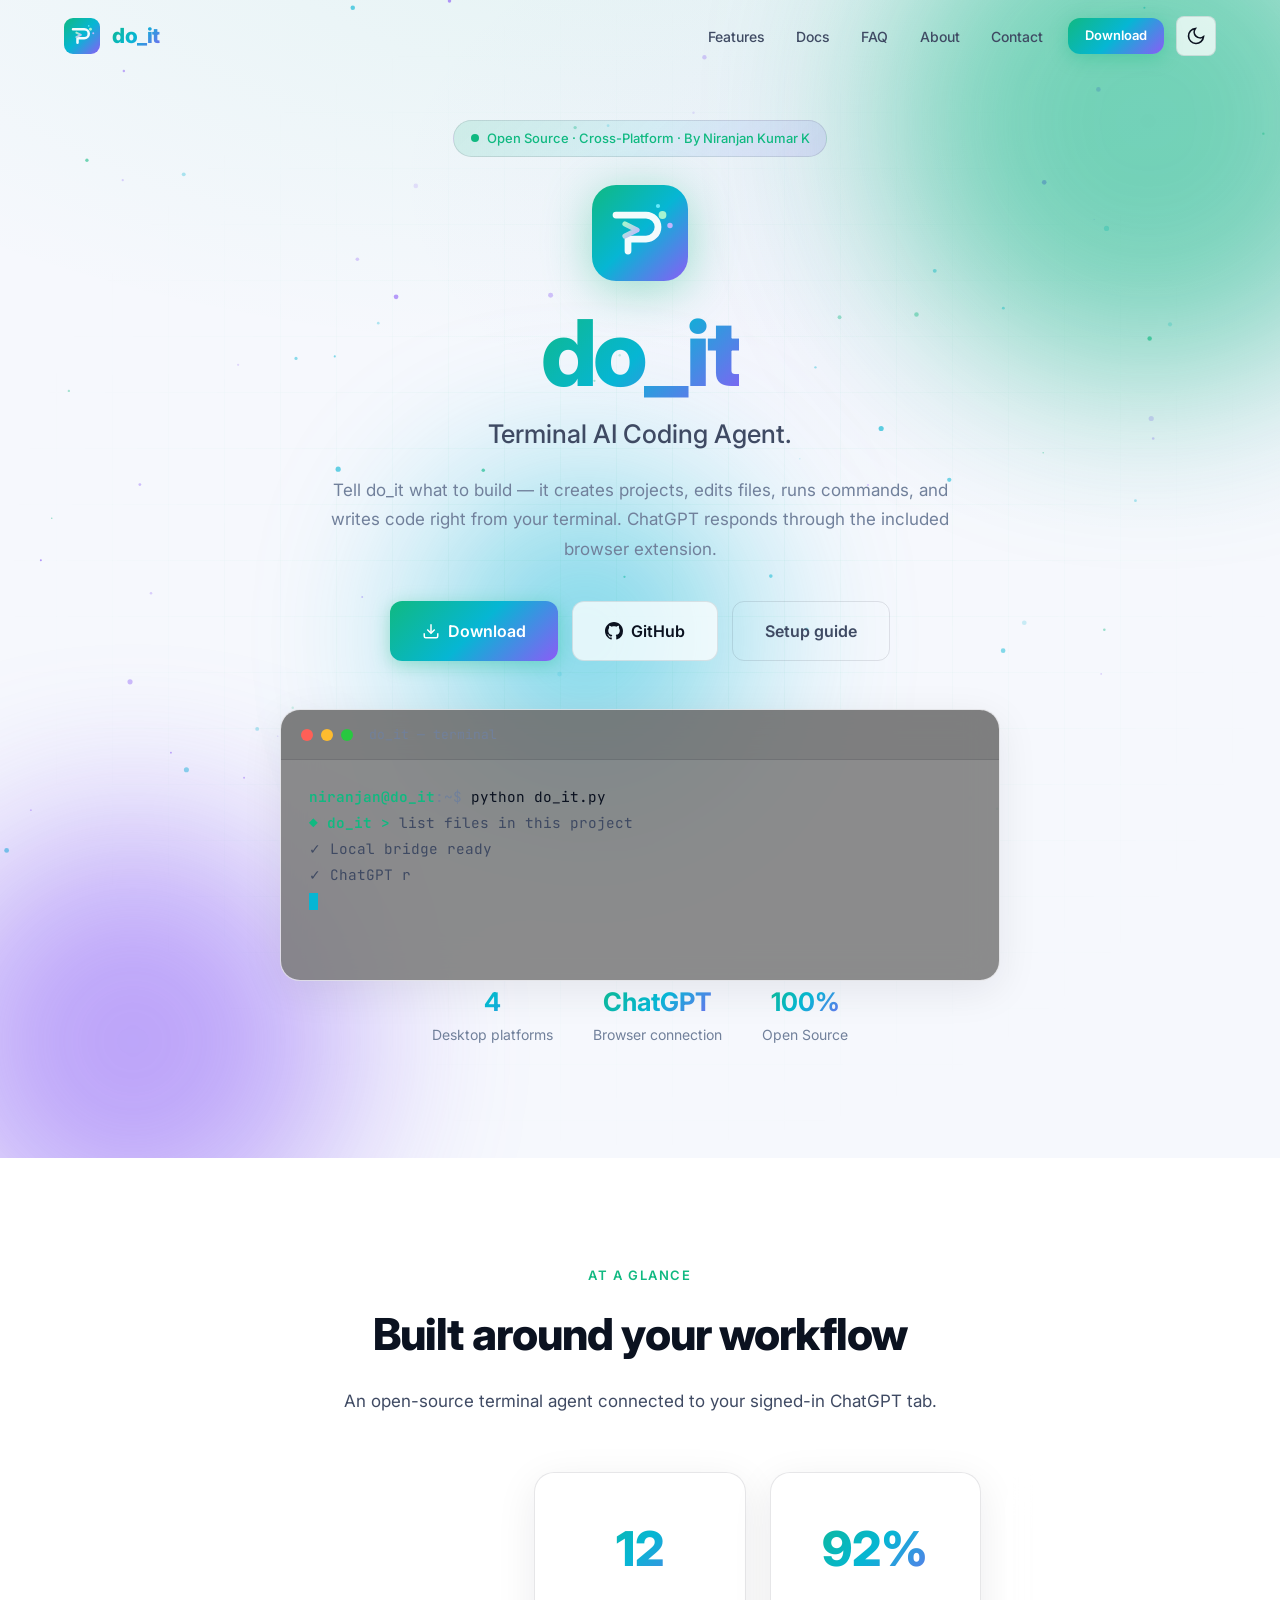
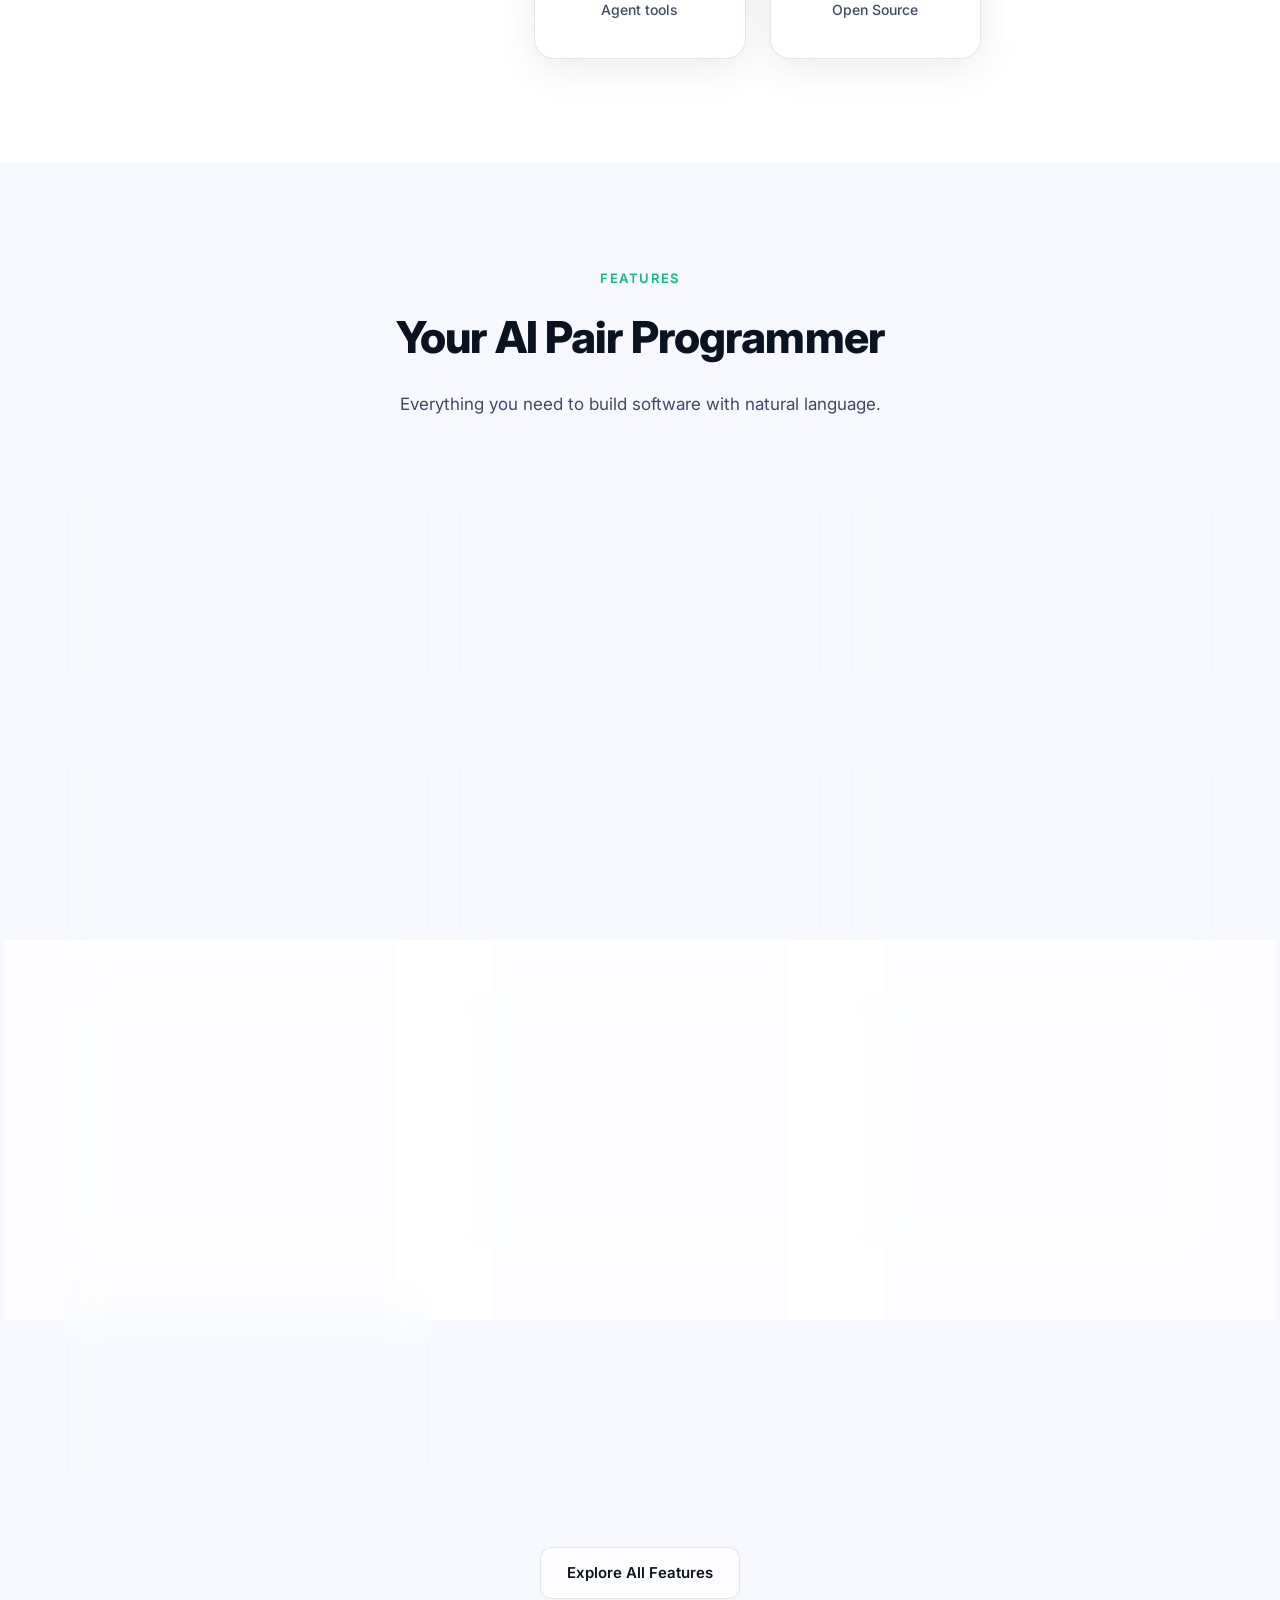
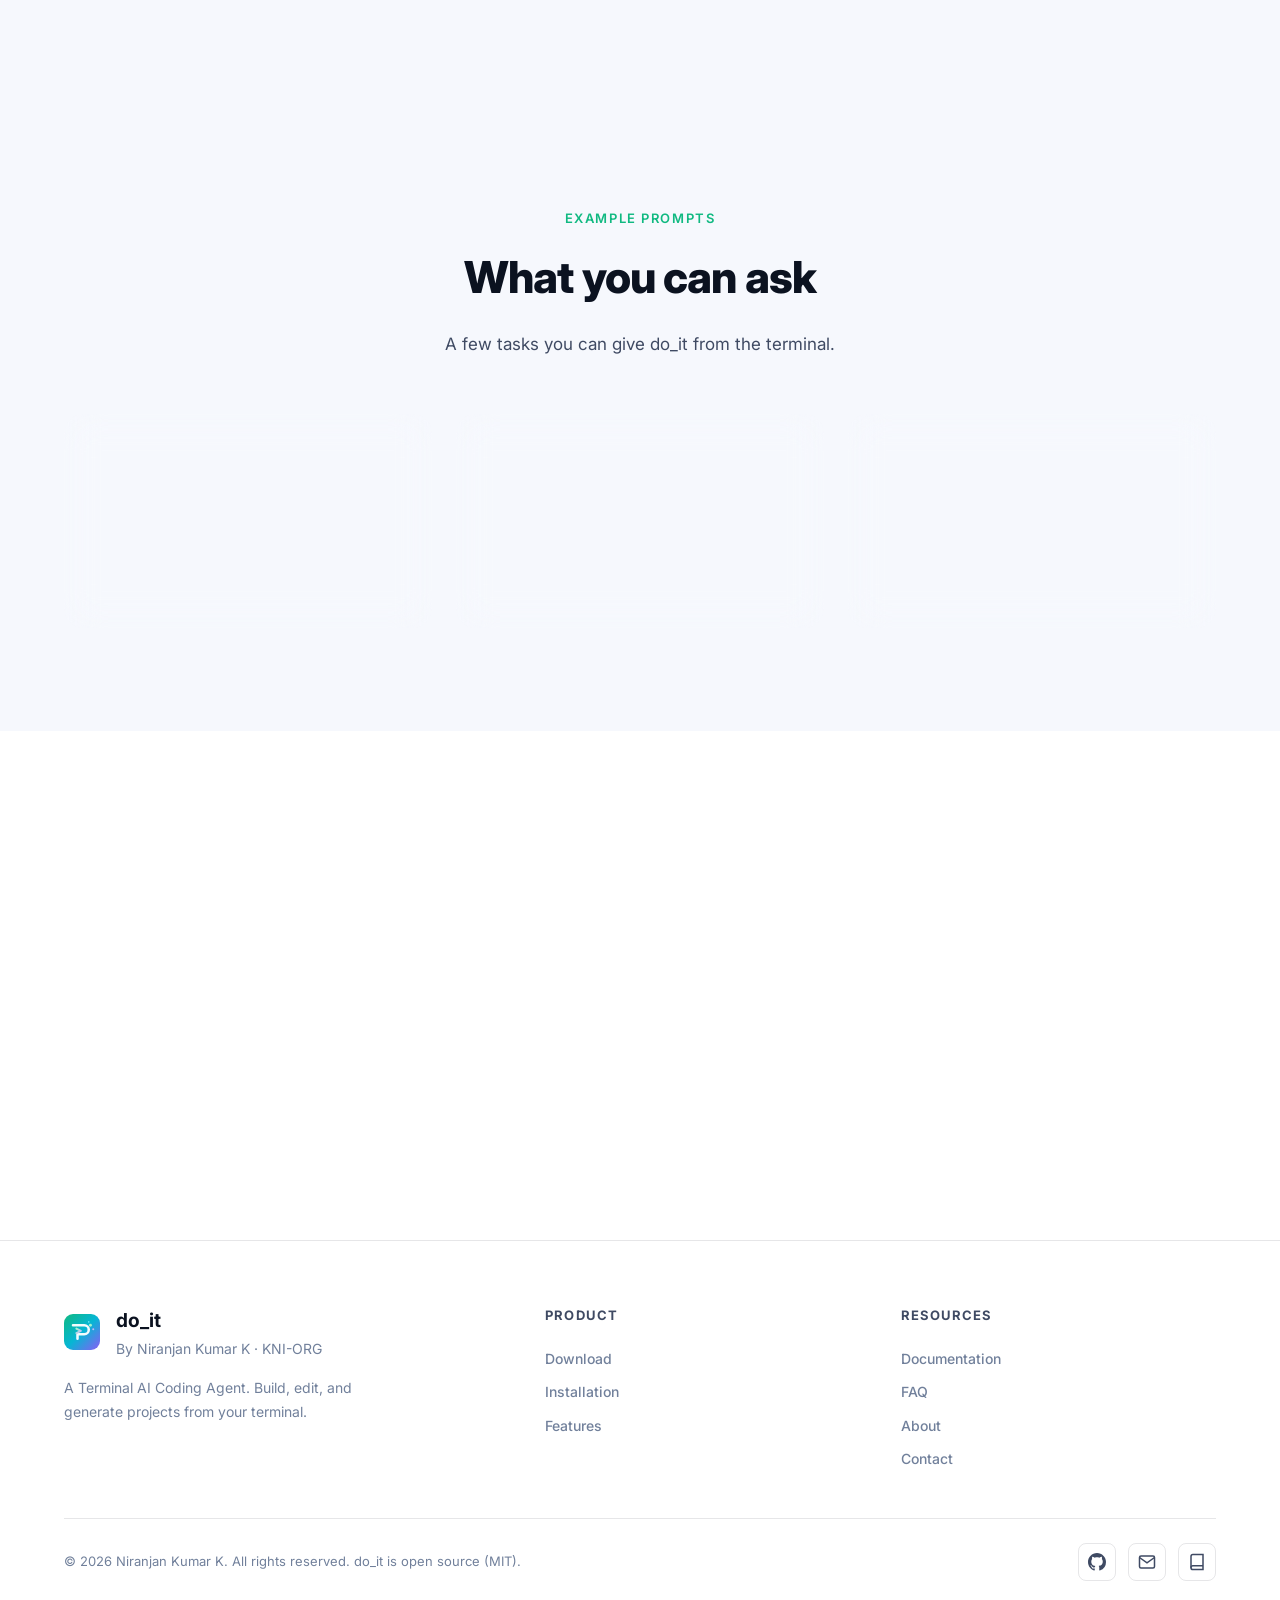
<file: do_it/index.html>
<!DOCTYPE html>
<html lang="en" data-theme="dark">
<head>
  <meta charset="UTF-8">
  <meta name="viewport" content="width=device-width, initial-scale=1.0">
  <meta name="description" content="do_it is an open-source terminal agent that works with ChatGPT through a browser extension.">
  <meta name="keywords" content="do_it, ChatGPT, terminal agent, Python, open source, KNI-ORG">
  <meta name="author" content="Niranjan Kumar K">
  <meta name="theme-color" content="#10b981">
  <meta property="og:title" content="do_it — Terminal AI Coding Agent">
  <meta property="og:description" content="Use ChatGPT from your terminal with do_it, an open-source Python agent.">
  <meta property="og:type" content="website">
  <meta property="og:url" content="https://github.com/kni1514/do_it">
  <meta property="og:image" content="assets/images/logo.svg">
  <meta name="twitter:card" content="summary_large_image">
  <title>do_it — Terminal AI Coding Agent</title>
  <link rel="icon" type="image/svg+xml" href="assets/images/logo.svg">
  <link rel="preconnect" href="https://fonts.googleapis.com">
  <link rel="preconnect" href="https://fonts.gstatic.com" crossorigin>
  <link href="https://fonts.googleapis.com/css2?family=Inter:wght@400;500;600;700;800&family=JetBrains+Mono:wght@400;500;600&display=swap" rel="stylesheet">
  <link rel="stylesheet" href="css/styles.css">
</head>
<body>
  
  <div id="loader" class="loader" aria-hidden="true">
    <div class="loader__content">
      <img src="assets/images/logo.svg" alt="" class="loader__logo" width="72" height="72">
      <div class="loader__spinner"></div>
      <p class="loader__text">Loading do_it</p>
    </div>
  </div>

  
  <canvas id="particles" aria-hidden="true"></canvas>

  
  <div class="scroll-progress" aria-hidden="true">
    <div class="scroll-progress__bar" id="scrollProgress"></div>
  </div>

  
  <header class="header" id="header">
    <nav class="nav container" aria-label="Main navigation">
      <a href="index.html" class="nav__brand">
        <img src="assets/images/logo.svg" alt="do_it logo" width="36" height="36">
        <span class="gradient-text">do_it</span>
      </a>
      <button class="nav__toggle" id="navToggle" aria-label="Toggle menu" aria-expanded="false">
        <span></span><span></span><span></span>
      </button>
      <ul class="nav__menu" id="navMenu">
        <li><a href="features.html" class="nav__link">Features</a></li>
        <li><a href="docs.html" class="nav__link">Docs</a></li>
        <li><a href="faq.html" class="nav__link">FAQ</a></li>
        <li><a href="about.html" class="nav__link">About</a></li>
        <li><a href="contact.html" class="nav__link">Contact</a></li>
        <li class="nav__cta">
          <a href="download.html" class="btn btn--primary btn--sm ripple">Download</a>
        </li>
        <li>
          <button class="theme-toggle" id="themeToggle" aria-label="Toggle dark/light mode">
            <svg class="icon-sun" xmlns="http://www.w3.org/2000/svg" viewBox="0 0 24 24" fill="none" stroke="currentColor" stroke-width="2"><circle cx="12" cy="12" r="5"/><path d="M12 1v2M12 21v2M4.22 4.22l1.42 1.42M18.36 18.36l1.42 1.42M1 12h2M21 12h2M4.22 19.78l1.42-1.42M18.36 5.64l1.42-1.42"/></svg>
            <svg class="icon-moon" xmlns="http://www.w3.org/2000/svg" viewBox="0 0 24 24" fill="none" stroke="currentColor" stroke-width="2"><path d="M21 12.79A9 9 0 1 1 11.21 3 7 7 0 0 0 21 12.79z"/></svg>
          </button>
        </li>
      </ul>
    </nav>
  </header>

  <main>
    
    <section class="hero" id="hero">
      <div class="hero__bg" aria-hidden="true">
        <div class="hero__orb hero__orb--1"></div>
        <div class="hero__orb hero__orb--2"></div>
        <div class="hero__orb hero__orb--3"></div>
        <div class="hero__grid"></div>
      </div>
      <div class="container hero__content">
        <div class="hero__badge reveal"><span class="dot"></span> Open Source · Cross-Platform · By Niranjan Kumar K</div>
        <img src="assets/images/logo.svg" alt="do_it logo" class="hero__logo reveal" width="96" height="96">
        <h1 class="hero__title reveal"><span class="gradient-text">do_it</span></h1>
        <p class="hero__tagline reveal">Terminal AI Coding Agent.</p>
        <p class="hero__desc reveal">
          Tell do_it what to build — it creates projects, edits files, runs commands,
          and writes code right from your terminal. ChatGPT responds through the included browser extension.
        </p>
        <div class="hero__actions reveal">
          <a href="download.html" class="btn btn--primary btn--lg ripple">
            <svg xmlns="http://www.w3.org/2000/svg" viewBox="0 0 24 24" fill="none" stroke="currentColor" stroke-width="2"><path d="M21 15v4a2 2 0 0 1-2 2H5a2 2 0 0 1-2-2v-4"/><polyline points="7 10 12 15 17 10"/><line x1="12" y1="15" x2="12" y2="3"/></svg>
            Download
          </a>
          <a href="https://github.com/kni1514/do_it" class="btn btn--secondary btn--lg ripple" target="_blank" rel="noopener noreferrer">
            <svg xmlns="http://www.w3.org/2000/svg" viewBox="0 0 24 24" fill="currentColor"><path d="M12 0C5.37 0 0 5.37 0 12c0 5.31 3.435 9.795 8.205 11.385.6.105.825-.255.825-.57 0-.285-.015-1.23-.015-2.235-3.015.555-3.795-.735-4.035-1.395-.135-.345-.72-1.395-1.23-1.695-.42-.225-1.02-.78-.015-.795.945-.015 1.62.87 1.845 1.23 1.08 1.815 2.805 1.305 3.495.99.105-.78.42-1.305.765-1.605-2.67-.3-5.46-1.335-5.46-5.925 0-1.305.465-2.385 1.23-3.225-.12-.3-.54-1.53.12-3.18 0 0 1.005-.315 3.3 1.23.96-.27 1.98-.405 3-.405s2.04.135 3 .405c2.295-1.56 3.3-1.23 3.3-1.23.66 1.65.24 2.88.12 3.18.765.84 1.23 1.905 1.23 3.225 0 4.605-2.805 5.625-5.475 5.925.435.375.81 1.095.81 2.22 0 1.605-.015 2.895-.015 3.3 0 .315.225.69.825.57A12.02 12.02 0 0 0 24 12c0-6.63-5.37-12-12-12z"/></svg>
            GitHub
          </a>
          <a href="install.html" class="btn btn--ghost btn--lg ripple">Setup guide</a>
        </div>

        
        <div class="terminal glass reveal">
          <div class="terminal__bar">
            <span class="terminal__dot terminal__dot--r"></span>
            <span class="terminal__dot terminal__dot--y"></span>
            <span class="terminal__dot terminal__dot--g"></span>
            <span class="terminal__title">do_it — terminal</span>
          </div>
          <div class="terminal__body" id="terminalOutput">
            
          </div>
        </div>

        <div class="hero__stats reveal">
          <div class="hero__stat"><span>4</span> Desktop platforms</div>
          <div class="hero__stat"><span>ChatGPT</span> Browser connection</div>
          <div class="hero__stat"><span>100%</span> Open Source</div>
        </div>
      </div>
    </section>

    
    <section class="section section--alt" id="stats">
      <div class="container">
        <div class="section__header reveal">
          <span class="section__label">At a glance</span>
          <h2 class="section__title">Built around your workflow</h2>
          <p class="section__subtitle">An open-source terminal agent connected to your signed-in ChatGPT tab.</p>
        </div>
        <div class="stats-grid">
          <div class="stat-card glass reveal">
            <span class="stat-card__number" data-target="4">0</span>
            <span class="stat-card__label">Desktop environments</span>
          </div>
          <div class="stat-card glass reveal">
            <span class="stat-card__number" data-target="1">0</span>
            <span class="stat-card__label">Local ChatGPT bridge</span>
          </div>
          <div class="stat-card glass reveal">
            <span class="stat-card__number" data-target="14">0</span>
            <span class="stat-card__label">Agent tools</span>
          </div>
          <div class="stat-card glass reveal">
            <span class="stat-card__number" data-target="100" data-suffix="%">0</span>
            <span class="stat-card__label">Open Source</span>
          </div>
          <div class="stat-card glass reveal">
            <span class="stat-card__number" data-target="1">0</span>
            <span class="stat-card__label">Browser extension</span>
          </div>
        </div>
      </div>
    </section>

    
    <section class="section" id="features">
      <div class="container">
        <div class="section__header reveal">
          <span class="section__label">Features</span>
          <h2 class="section__title">Your AI Pair Programmer</h2>
          <p class="section__subtitle">Everything you need to build software with natural language.</p>
        </div>
        <div class="features__grid">
          <article class="feature-card glass reveal">
            <div class="feature-card__icon"><svg xmlns="http://www.w3.org/2000/svg" viewBox="0 0 24 24" fill="none" stroke="currentColor" stroke-width="2"><polyline points="16 18 22 12 16 6"/><polyline points="8 6 2 12 8 18"/></svg></div>
            <h3>AI Coding</h3>
            <p>Write, refactor, and debug code with natural language instructions.</p>
          </article>
          <article class="feature-card glass reveal">
            <div class="feature-card__icon"><svg xmlns="http://www.w3.org/2000/svg" viewBox="0 0 24 24" fill="none" stroke="currentColor" stroke-width="2"><path d="M11 4H4a2 2 0 0 0-2 2v14a2 2 0 0 0 2 2h14a2 2 0 0 0 2-2v-7"/><path d="M18.5 2.5a2.12 2.12 0 0 1 3 3L12 15l-4 1 1-4 9.5-9.5z"/></svg></div>
            <h3>File Editing</h3>
            <p>Make targeted edits across multiple files with one instruction.</p>
          </article>
          <article class="feature-card glass reveal">
            <div class="feature-card__icon"><svg xmlns="http://www.w3.org/2000/svg" viewBox="0 0 24 24" fill="none" stroke="currentColor" stroke-width="2"><path d="M12 2L2 7l10 5 10-5-10-5z"/><path d="M2 17l10 5 10-5"/><path d="M2 12l10 5 10-5"/></svg></div>
            <h3>Project Generator</h3>
            <p>Generate full project scaffolds from a single prompt.</p>
          </article>
          <article class="feature-card glass reveal">
            <div class="feature-card__icon"><svg xmlns="http://www.w3.org/2000/svg" viewBox="0 0 24 24" fill="none" stroke="currentColor" stroke-width="2"><path d="M4 17l6-6-6-6"/><path d="M12 19h8"/></svg></div>
            <h3>Command Execution</h3>
            <p>Use natural language to run shell commands from the terminal agent.</p>
          </article>
          <article class="feature-card glass reveal">
            <div class="feature-card__icon"><svg xmlns="http://www.w3.org/2000/svg" viewBox="0 0 24 24" fill="none" stroke="currentColor" stroke-width="2"><path d="M12 2a10 10 0 1 0 10 10"/><path d="M2 12h10"/><path d="M12 2v10"/></svg></div>
            <h3>Memory</h3>
            <p>Saves conversation history locally under <code>~/.do_it/</code>.</p>
          </article>
          <article class="feature-card glass reveal">
            <div class="feature-card__icon"><svg xmlns="http://www.w3.org/2000/svg" viewBox="0 0 24 24" fill="none" stroke="currentColor" stroke-width="2"><rect x="2" y="3" width="20" height="14" rx="2"/><path d="M8 21h8M12 17v4"/></svg></div>
            <h3>Rich Terminal</h3>
            <p>A beautiful interactive terminal experience with syntax highlighting.</p>
          </article>
          <article class="feature-card glass reveal">
            <div class="feature-card__icon"><svg xmlns="http://www.w3.org/2000/svg" viewBox="0 0 24 24" fill="none" stroke="currentColor" stroke-width="2"><rect x="2" y="3" width="20" height="14" rx="2"/><line x1="8" y1="21" x2="16" y2="21"/><line x1="12" y1="17" x2="12" y2="21"/></svg></div>
            <h3>Cross Platform</h3>
            <p>Windows, macOS, Linux, and WSL with Python, Git, and desktop Chrome or Edge.</p>
          </article>
          <article class="feature-card glass reveal">
            <div class="feature-card__icon"><svg xmlns="http://www.w3.org/2000/svg" viewBox="0 0 24 24" fill="none" stroke="currentColor" stroke-width="2"><path d="M13 2L3 14h9l-1 8 10-12h-9l1-8z"/></svg></div>
            <h3>ChatGPT Browser Connection</h3>
            <p>Routes prompts and replies through your signed-in ChatGPT tab using the included extension.</p>
          </article>
          <article class="feature-card glass reveal">
            <div class="feature-card__icon"><svg xmlns="http://www.w3.org/2000/svg" viewBox="0 0 24 24" fill="none" stroke="currentColor" stroke-width="2"><circle cx="12" cy="12" r="10"/><polyline points="12 6 12 12 16 14"/></svg></div>
            <h3>Automatic Local Bridge</h3>
            <p>The bridge starts with do_it and closes when your session ends.</p>
          </article>
          <article class="feature-card glass reveal">
            <div class="feature-card__icon"><svg xmlns="http://www.w3.org/2000/svg" viewBox="0 0 24 24" fill="none" stroke="currentColor" stroke-width="2"><path d="M7 21h10"/><path d="M12 17v4"/><path d="M8 17h8a4 4 0 0 0 0-8h-1a6 6 0 0 0-11.6 1.6A4 4 0 0 0 8 17z"/></svg></div>
            <h3>Open Source</h3>
            <p>Free, MIT-licensed, and community-driven.</p>
          </article>
        </div>
        <div class="cta-center" style="text-align:center;margin-top:2.5rem;">
          <a href="features.html" class="btn btn--secondary ripple">Explore All Features</a>
        </div>
      </div>
    </section>

    
    <section class="section" id="examples">
      <div class="container">
        <div class="section__header reveal">
          <span class="section__label">Example prompts</span>
          <h2 class="section__title">What you can ask</h2>
          <p class="section__subtitle">A few tasks you can give do_it from the terminal.</p>
        </div>
        <div class="testimonials__grid">
          <article class="testimonial-card glass reveal">
            <p class="testimonial-card__quote">"List the files in this project and show me the folder structure."</p>
            <div class="testimonial-card__author">
              <div class="testimonial-card__avatar">A</div>
              <div>
                <div class="testimonial-card__name">Browse a project</div>
                <div class="testimonial-card__role">Directory listing</div>
              </div>
            </div>
          </article>
          <article class="testimonial-card glass reveal">
            <p class="testimonial-card__quote">"Read app.py, find why the request fails, and fix the bug."</p>
            <div class="testimonial-card__author">
              <div class="testimonial-card__avatar">S</div>
              <div>
                <div class="testimonial-card__name">Debug code</div>
                <div class="testimonial-card__role">Inspect and edit files</div>
              </div>
            </div>
          </article>
          <article class="testimonial-card glass reveal">
            <p class="testimonial-card__quote">"Create a Python CLI, add its dependencies, and explain how to run it."</p>
            <div class="testimonial-card__author">
              <div class="testimonial-card__avatar">M</div>
              <div>
                <div class="testimonial-card__name">Build a project</div>
                <div class="testimonial-card__role">Create files and run commands</div>
              </div>
            </div>
          </article>
        </div>
      </div>
    </section>

    
    <section class="section section--alt" id="cta">
      <div class="container">
        <div class="cta-banner glass reveal">
          <h2>Ready to <span class="gradient-text">do_it</span>?</h2>
          <p>Download do_it for your platform and start building with AI today.</p>
          <a href="download.html" class="btn btn--primary btn--lg ripple">Get Started Now</a>
        </div>
      </div>
    </section>
  </main>

  
  <footer class="footer">
    <div class="container">
      <div class="footer__inner">
        <div>
          <div class="footer__brand">
            <img src="assets/images/logo.svg" alt="" width="36" height="36">
            <div>
              <strong>do_it</strong>
              <p>By Niranjan Kumar K · KNI-ORG</p>
            </div>
          </div>
          <p class="footer__desc">A Terminal AI Coding Agent. Build, edit, and generate projects from your terminal.</p>
        </div>
        <div>
          <h4 class="footer__heading">Product</h4>
          <div class="footer__links">
            <a href="download.html">Download</a>
            <a href="install.html">Installation</a>
            <a href="features.html">Features</a>
          </div>
        </div>
        <div>
          <h4 class="footer__heading">Resources</h4>
          <div class="footer__links">
            <a href="docs.html">Documentation</a>
            <a href="faq.html">FAQ</a>
            <a href="about.html">About</a>
            <a href="contact.html">Contact</a>
          </div>
        </div>
      </div>
      <div class="footer__bottom">
        <p>&copy; 2026 Niranjan Kumar K. All rights reserved. do_it is open source (MIT).</p>
        <div class="footer__socials">
          <a href="https://github.com/hacker1514" target="_blank" rel="noopener noreferrer" aria-label="GitHub">
            <svg xmlns="http://www.w3.org/2000/svg" viewBox="0 0 24 24" fill="currentColor"><path d="M12 0C5.37 0 0 5.37 0 12c0 5.31 3.435 9.795 8.205 11.385.6.105.825-.255.825-.57 0-.285-.015-1.23-.015-2.235-3.015.555-3.795-.735-4.035-1.395-.135-.345-.72-1.395-1.23-1.695-.42-.225-1.02-.78-.015-.795.945-.015 1.62.87 1.845 1.23 1.08 1.815 2.805 1.305 3.495.99.105-.78.42-1.305.765-1.605-2.67-.3-5.46-1.335-5.46-5.925 0-1.305.465-2.385 1.23-3.225-.12-.3-.54-1.53.12-3.18 0 0 1.005-.315 3.3 1.23.96-.27 1.98-.405 3-.405s2.04.135 3 .405c2.295-1.56 3.3-1.23 3.3-1.23.66 1.65.24 2.88.12 3.18.765.84 1.23 1.905 1.23 3.225 0 4.605-2.805 5.625-5.475 5.925.435.375.81 1.095.81 2.22 0 1.605-.015 2.895-.015 3.3 0 .315.225.69.825.57A12.02 12.02 0 0 0 24 12c0-6.63-5.37-12-12-12z"/></svg>
          </a>
          <a href="mailto:hackerenvironment1514@gmail.com" aria-label="Email">
            <svg xmlns="http://www.w3.org/2000/svg" viewBox="0 0 24 24" fill="none" stroke="currentColor" stroke-width="2"><path d="M4 4h16c1.1 0 2 .9 2 2v12c0 1.1-.9 2-2 2H4c-1.1 0-2-.9-2-2V6c0-1.1.9-2 2-2z"/><polyline points="22,6 12,13 2,6"/></svg>
          </a>
          <a href="docs.html" aria-label="Documentation">
            <svg xmlns="http://www.w3.org/2000/svg" viewBox="0 0 24 24" fill="none" stroke="currentColor" stroke-width="2"><path d="M4 19.5A2.5 2.5 0 0 1 6.5 17H20"/><path d="M6.5 2H20v20H6.5A2.5 2.5 0 0 1 4 19.5v-15A2.5 2.5 0 0 1 6.5 2z"/></svg>
          </a>
        </div>
      </div>
    </div>
  </footer>

  
  <button class="back-to-top" id="backToTop" aria-label="Back to top">
    <svg xmlns="http://www.w3.org/2000/svg" viewBox="0 0 24 24" fill="none" stroke="currentColor" stroke-width="2"><polyline points="18 15 12 9 6 15"/></svg>
  </button>

  
  <div class="toast" id="toast" role="status" aria-live="polite"></div>

  <script src="js/main.js"></script>
</body>
</html>
</file>
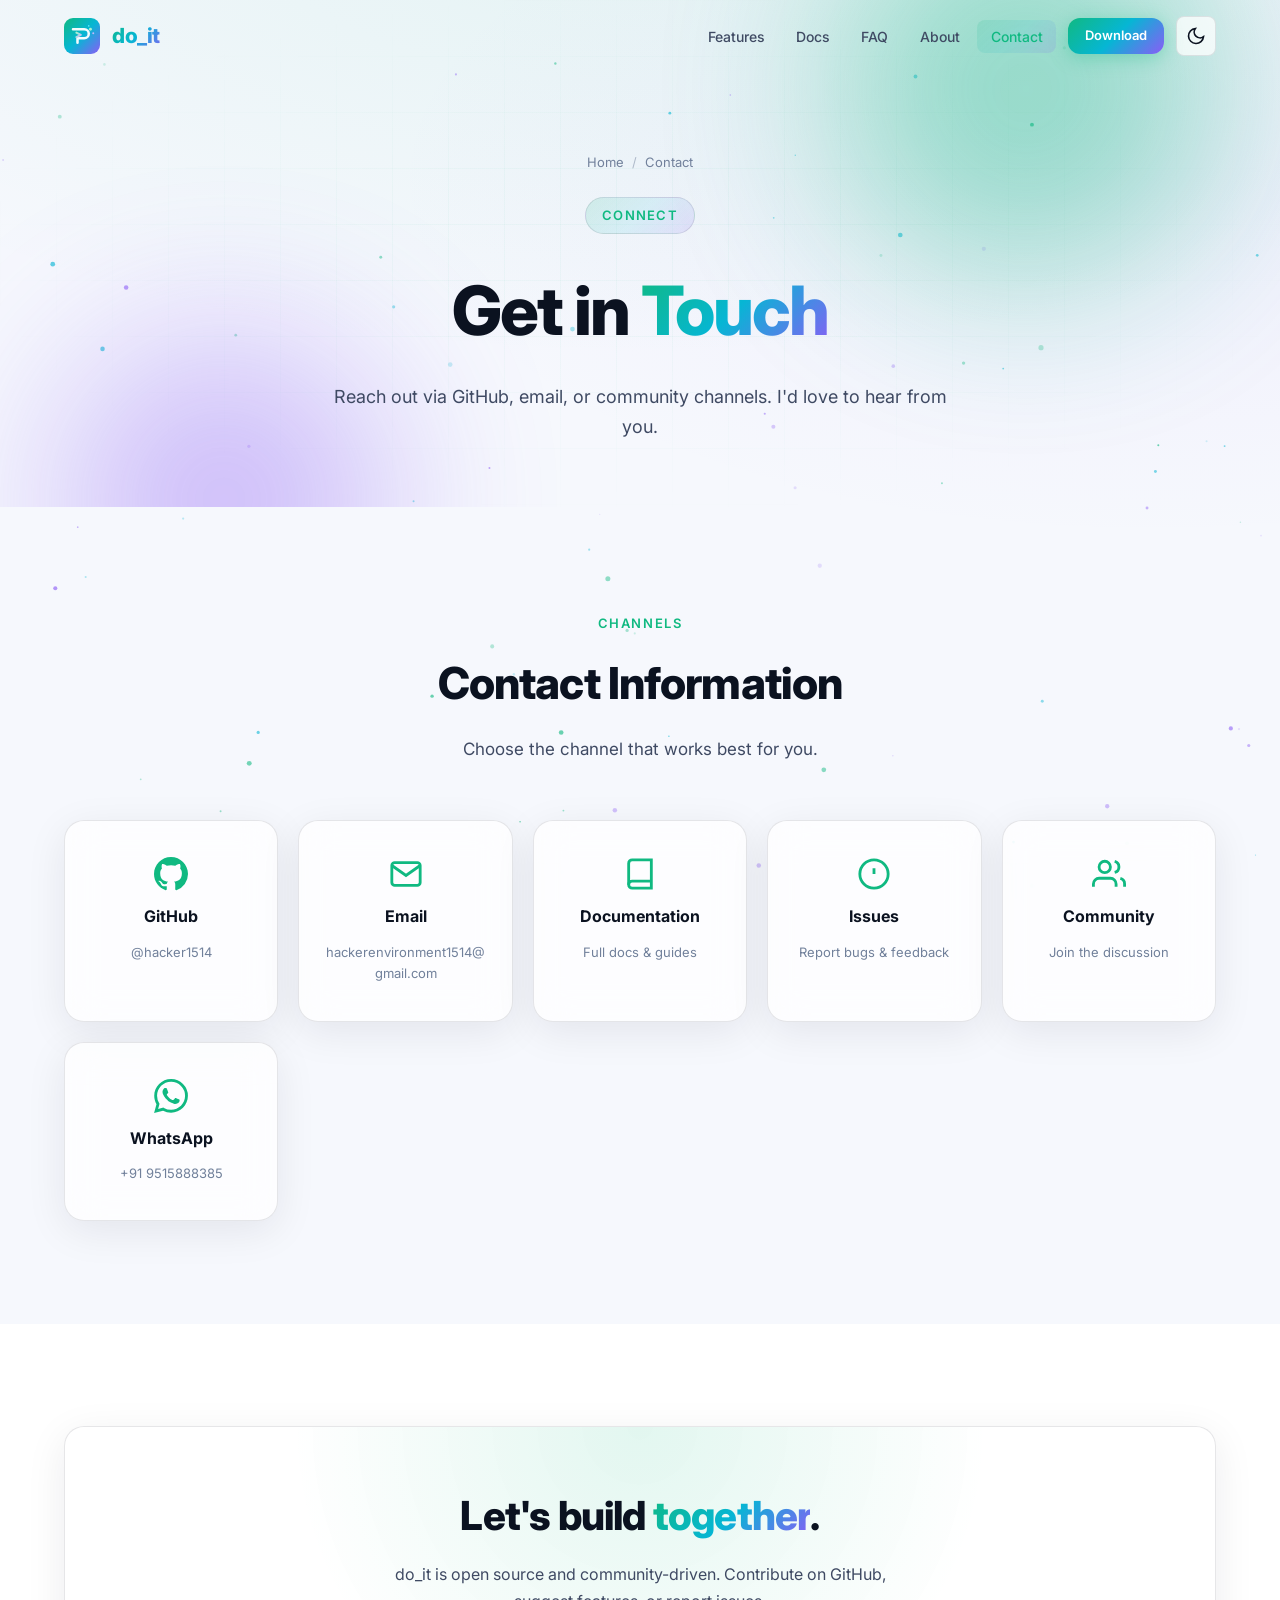
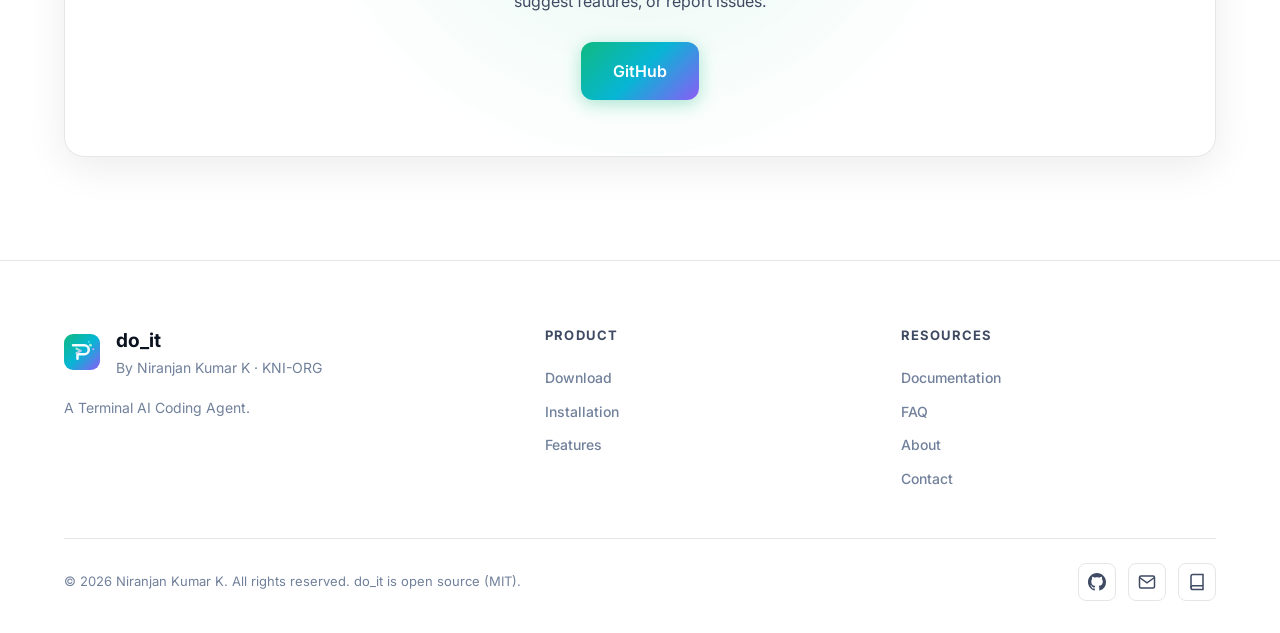
<file: do_it/contact.html>
<!DOCTYPE html>
<html lang="en" data-theme="dark">
<head>
  <meta charset="UTF-8">
  <meta name="viewport" content="width=device-width, initial-scale=1.0">
  <meta name="description" content="Contact do_it developer Niranjan Kumar K via GitHub, email, or community channels.">
  <title>Contact — do_it</title>
  <link rel="icon" type="image/svg+xml" href="assets/images/logo.svg">
  <link rel="preconnect" href="https://fonts.googleapis.com">
  <link rel="preconnect" href="https://fonts.gstatic.com" crossorigin>
  <link href="https://fonts.googleapis.com/css2?family=Inter:wght@400;500;600;700;800&family=JetBrains+Mono:wght@400;500;600&display=swap" rel="stylesheet">
  <link rel="stylesheet" href="css/styles.css">
</head>
<body>
  <div id="loader" class="loader" aria-hidden="true">
    <div class="loader__content">
      <img src="assets/images/logo.svg" alt="" class="loader__logo" width="72" height="72">
      <div class="loader__spinner"></div>
      <p class="loader__text">Loading do_it</p>
    </div>
  </div>
  <canvas id="particles" aria-hidden="true"></canvas>
  <div class="scroll-progress" aria-hidden="true"><div class="scroll-progress__bar" id="scrollProgress"></div></div>

  <header class="header" id="header">
    <nav class="nav container" aria-label="Main navigation">
      <a href="index.html" class="nav__brand">
        <img src="assets/images/logo.svg" alt="do_it logo" width="36" height="36">
        <span class="gradient-text">do_it</span>
      </a>
      <button class="nav__toggle" id="navToggle" aria-label="Toggle menu" aria-expanded="false">
        <span></span><span></span><span></span>
      </button>
      <ul class="nav__menu" id="navMenu">
        <li><a href="features.html" class="nav__link">Features</a></li>
        <li><a href="docs.html" class="nav__link">Docs</a></li>
        <li><a href="faq.html" class="nav__link">FAQ</a></li>
        <li><a href="about.html" class="nav__link">About</a></li>
        <li><a href="contact.html" class="nav__link active">Contact</a></li>
        <li class="nav__cta">
          <a href="download.html" class="btn btn--primary btn--sm ripple">Download</a>
        </li>
        <li>
          <button class="theme-toggle" id="themeToggle" aria-label="Toggle dark/light mode">
            <svg class="icon-sun" xmlns="http://www.w3.org/2000/svg" viewBox="0 0 24 24" fill="none" stroke="currentColor" stroke-width="2"><circle cx="12" cy="12" r="5"/><path d="M12 1v2M12 21v2M4.22 4.22l1.42 1.42M18.36 18.36l1.42 1.42M1 12h2M21 12h2M4.22 19.78l1.42-1.42M18.36 5.64l1.42-1.42"/></svg>
            <svg class="icon-moon" xmlns="http://www.w3.org/2000/svg" viewBox="0 0 24 24" fill="none" stroke="currentColor" stroke-width="2"><path d="M21 12.79A9 9 0 1 1 11.21 3 7 7 0 0 0 21 12.79z"/></svg>
          </button>
        </li>
      </ul>
    </nav>
  </header>

  <main>
    <section class="page-hero">
      <div class="page-hero__orb page-hero__orb--1" aria-hidden="true"></div>
      <div class="page-hero__orb page-hero__orb--2" aria-hidden="true"></div>
      <div class="page-hero__grid" aria-hidden="true"></div>
      <div class="container">
        <nav class="breadcrumb" aria-label="Breadcrumb">
          <a href="index.html">Home</a><span class="sep">/</span><span>Contact</span>
        </nav>
        <div class="page-hero__badge reveal">Connect</div>
        <h1 class="reveal">Get in <span class="gradient-text">Touch</span></h1>
        <p class="reveal">Reach out via GitHub, email, or community channels. I'd love to hear from you.</p>
      </div>
    </section>

    <section class="section">
      <div class="container">
        <div class="section__header reveal">
          <span class="section__label">Channels</span>
          <h2 class="section__title">Contact Information</h2>
          <p class="section__subtitle">Choose the channel that works best for you.</p>
        </div>
        <div class="contact-grid">
          <a href="https://github.com/hacker1514" class="contact-card glass reveal ripple" target="_blank" rel="noopener noreferrer">
            <svg xmlns="http://www.w3.org/2000/svg" viewBox="0 0 24 24" fill="currentColor"><path d="M12 0C5.37 0 0 5.37 0 12c0 5.31 3.435 9.795 8.205 11.385.6.105.825-.255.825-.57 0-.285-.015-1.23-.015-2.235-3.015.555-3.795-.735-4.035-1.395-.135-.345-.72-1.395-1.23-1.695-.42-.225-1.02-.78-.015-.795.945-.015 1.62.87 1.845 1.23 1.08 1.815 2.805 1.305 3.495.99.105-.78.42-1.305.765-1.605-2.67-.3-5.46-1.335-5.46-5.925 0-1.305.465-2.385 1.23-3.225-.12-.3-.54-1.53.12-3.18 0 0 1.005-.315 3.3 1.23.96-.27 1.98-.405 3-.405s2.04.135 3 .405c2.295-1.56 3.3-1.23 3.3-1.23.66 1.65.24 2.88.12 3.18.765.84 1.23 1.905 1.23 3.225 0 4.605-2.805 5.625-5.475 5.925.435.375.81 1.095.81 2.22 0 1.605-.015 2.895-.015 3.3 0 .315.225.69.825.57A12.02 12.02 0 0 0 24 12c0-6.63-5.37-12-12-12z"/></svg>
            <h3>GitHub</h3>
            <p>@hacker1514</p>
          </a>
          <a href="mailto:hackerenvironment1514@gmail.com" class="contact-card glass reveal ripple">
            <svg xmlns="http://www.w3.org/2000/svg" viewBox="0 0 24 24" fill="none" stroke="currentColor" stroke-width="2"><path d="M4 4h16c1.1 0 2 .9 2 2v12c0 1.1-.9 2-2 2H4c-1.1 0-2-.9-2-2V6c0-1.1.9-2 2-2z"/><polyline points="22,6 12,13 2,6"/></svg>
            <h3>Email</h3>
            <p>hackerenvironment1514@gmail.com</p>
          </a>
          <a href="docs.html" class="contact-card glass reveal ripple">
            <svg xmlns="http://www.w3.org/2000/svg" viewBox="0 0 24 24" fill="none" stroke="currentColor" stroke-width="2"><path d="M4 19.5A2.5 2.5 0 0 1 6.5 17H20"/><path d="M6.5 2H20v20H6.5A2.5 2.5 0 0 1 4 19.5v-15A2.5 2.5 0 0 1 6.5 2z"/></svg>
            <h3>Documentation</h3>
            <p>Full docs &amp; guides</p>
          </a>
          <a href="https://github.com/kni1514/do_it/issues" class="contact-card glass reveal ripple" target="_blank" rel="noopener noreferrer">
            <svg xmlns="http://www.w3.org/2000/svg" viewBox="0 0 24 24" fill="none" stroke="currentColor" stroke-width="2"><circle cx="12" cy="12" r="10"/><line x1="12" y1="8" x2="12" y2="12"/><line x1="12" y1="16" x2="12.01" y2="16"/></svg>
            <h3>Issues</h3>
            <p>Report bugs &amp; feedback</p>
          </a>
          <a href="https://github.com/hacker1514" class="contact-card glass reveal ripple" target="_blank" rel="noopener noreferrer">
            <svg xmlns="http://www.w3.org/2000/svg" viewBox="0 0 24 24" fill="none" stroke="currentColor" stroke-width="2"><path d="M17 21v-2a4 4 0 0 0-4-4H5a4 4 0 0 0-4 4v2"/><circle cx="9" cy="7" r="4"/><path d="M23 21v-2a4 4 0 0 0-3-3.87"/><path d="M16 3.13a4 4 0 0 1 0 7.75"/></svg>
            <h3>Community</h3>
            <p>Join the discussion</p>
          </a>
          <a href="https://wa.me/919515888385" class="contact-card glass reveal ripple" target="_blank" rel="noopener noreferrer">
            <svg xmlns="http://www.w3.org/2000/svg" viewBox="0 0 24 24" fill="currentColor"><path d="M17.472 14.382c-.297-.149-1.758-.867-2.03-.967-.273-.099-.471-.148-.67.15-.197.297-.767.966-.94 1.164-.173.199-.347.223-.644.075-.297-.15-1.255-.463-2.39-1.475-.883-.788-1.48-1.761-1.653-2.059-.173-.297-.018-.458.13-.606.134-.133.298-.347.446-.52.149-.174.198-.298.298-.497.099-.198.05-.371-.025-.52-.075-.149-.669-1.612-.916-2.207-.242-.579-.487-.5-.669-.51-.173-.008-.371-.01-.57-.01-.198 0-.52.074-.792.372-.272.297-1.04 1.016-1.04 2.479 0 1.462 1.065 2.875 1.213 3.074.149.198 2.096 3.2 5.077 4.487.709.306 1.262.489 1.694.625.712.227 1.36.195 1.871.118.571-.085 1.758-.719 2.006-1.413.248-.694.248-1.289.173-1.413-.074-.124-.272-.198-.57-.347m-5.421 7.403h-.004a9.87 9.87 0 0 1-5.031-1.378l-.361-.214-3.741.982.998-3.648-.235-.374a9.86 9.86 0 0 1-1.51-5.26c.001-5.45 4.436-9.884 9.888-9.884 2.64 0 5.122 1.03 6.988 2.898a9.825 9.825 0 0 1 2.893 6.994c-.003 5.45-4.435 9.884-9.885 9.884m8.413-18.297A11.815 11.815 0 0 0 12.05 0C5.495 0 .16 5.335.157 11.892c0 2.096.547 4.142 1.588 5.945L.057 24l6.305-1.654a11.882 11.882 0 0 0 5.683 1.448h.005c6.554 0 11.89-5.335 11.893-11.893a11.821 11.821 0 0 0-3.48-8.413z"/></svg>
            <h3>WhatsApp</h3>
            <p>+91 9515888385</p>
          </a>
        </div>
      </div>
    </section>

    <section class="section section--alt">
      <div class="container">
        <div class="cta-banner glass reveal">
          <h2>Let's build <span class="gradient-text">together</span>.</h2>
          <p>do_it is open source and community-driven. Contribute on GitHub, suggest features, or report issues.</p>
          <a href="https://github.com/hacker1514" class="btn btn--primary btn--lg ripple" target="_blank" rel="noopener noreferrer">GitHub</a>
        </div>
      </div>
    </section>
  </main>

  <footer class="footer">
    <div class="container">
      <div class="footer__inner">
        <div>
          <div class="footer__brand">
            <img src="assets/images/logo.svg" alt="" width="36" height="36">
            <div><strong>do_it</strong><p>By Niranjan Kumar K · KNI-ORG</p></div>
          </div>
          <p class="footer__desc">A Terminal AI Coding Agent.</p>
        </div>
        <div>
          <h4 class="footer__heading">Product</h4>
          <div class="footer__links">
            <a href="download.html">Download</a>
            <a href="install.html">Installation</a>
            <a href="features.html">Features</a>
          </div>
        </div>
        <div>
          <h4 class="footer__heading">Resources</h4>
          <div class="footer__links">
            <a href="docs.html">Documentation</a>
            <a href="faq.html">FAQ</a>
            <a href="about.html">About</a>
            <a href="contact.html">Contact</a>
          </div>
        </div>
      </div>
      <div class="footer__bottom">
        <p>&copy; 2026 Niranjan Kumar K. All rights reserved. do_it is open source (MIT).</p>
        <div class="footer__socials">
          <a href="https://github.com/hacker1514" target="_blank" rel="noopener noreferrer" aria-label="GitHub"><svg xmlns="http://www.w3.org/2000/svg" viewBox="0 0 24 24" fill="currentColor"><path d="M12 0C5.37 0 0 5.37 0 12c0 5.31 3.435 9.795 8.205 11.385.6.105.825-.255.825-.57 0-.285-.015-1.23-.015-2.235-3.015.555-3.795-.735-4.035-1.395-.135-.345-.72-1.395-1.23-1.695-.42-.225-1.02-.78-.015-.795.945-.015 1.62.87 1.845 1.23 1.08 1.815 2.805 1.305 3.495.99.105-.78.42-1.305.765-1.605-2.67-.3-5.46-1.335-5.46-5.925 0-1.305.465-2.385 1.23-3.225-.12-.3-.54-1.53.12-3.18 0 0 1.005-.315 3.3 1.23.96-.27 1.98-.405 3-.405s2.04.135 3 .405c2.295-1.56 3.3-1.23 3.3-1.23.66 1.65.24 2.88.12 3.18.765.84 1.23 1.905 1.23 3.225 0 4.605-2.805 5.625-5.475 5.925.435.375.81 1.095.81 2.22 0 1.605-.015 2.895-.015 3.3 0 .315.225.69.825.57A12.02 12.02 0 0 0 24 12c0-6.63-5.37-12-12-12z"/></svg></a>
          <a href="mailto:hackerenvironment1514@gmail.com" aria-label="Email"><svg xmlns="http://www.w3.org/2000/svg" viewBox="0 0 24 24" fill="none" stroke="currentColor" stroke-width="2"><path d="M4 4h16c1.1 0 2 .9 2 2v12c0 1.1-.9 2-2 2H4c-1.1 0-2-.9-2-2V6c0-1.1.9-2 2-2z"/><polyline points="22,6 12,13 2,6"/></svg></a>
          <a href="docs.html" aria-label="Documentation"><svg xmlns="http://www.w3.org/2000/svg" viewBox="0 0 24 24" fill="none" stroke="currentColor" stroke-width="2"><path d="M4 19.5A2.5 2.5 0 0 1 6.5 17H20"/><path d="M6.5 2H20v20H6.5A2.5 2.5 0 0 1 4 19.5v-15A2.5 2.5 0 0 1 6.5 2z"/></svg></a>
        </div>
      </div>
    </div>
  </footer>

  <button class="back-to-top" id="backToTop" aria-label="Back to top"><svg xmlns="http://www.w3.org/2000/svg" viewBox="0 0 24 24" fill="none" stroke="currentColor" stroke-width="2"><polyline points="18 15 12 9 6 15"/></svg></button>
  <div class="toast" id="toast" role="status" aria-live="polite"></div>
  <script src="js/main.js"></script>
</body>
</html>
</file>
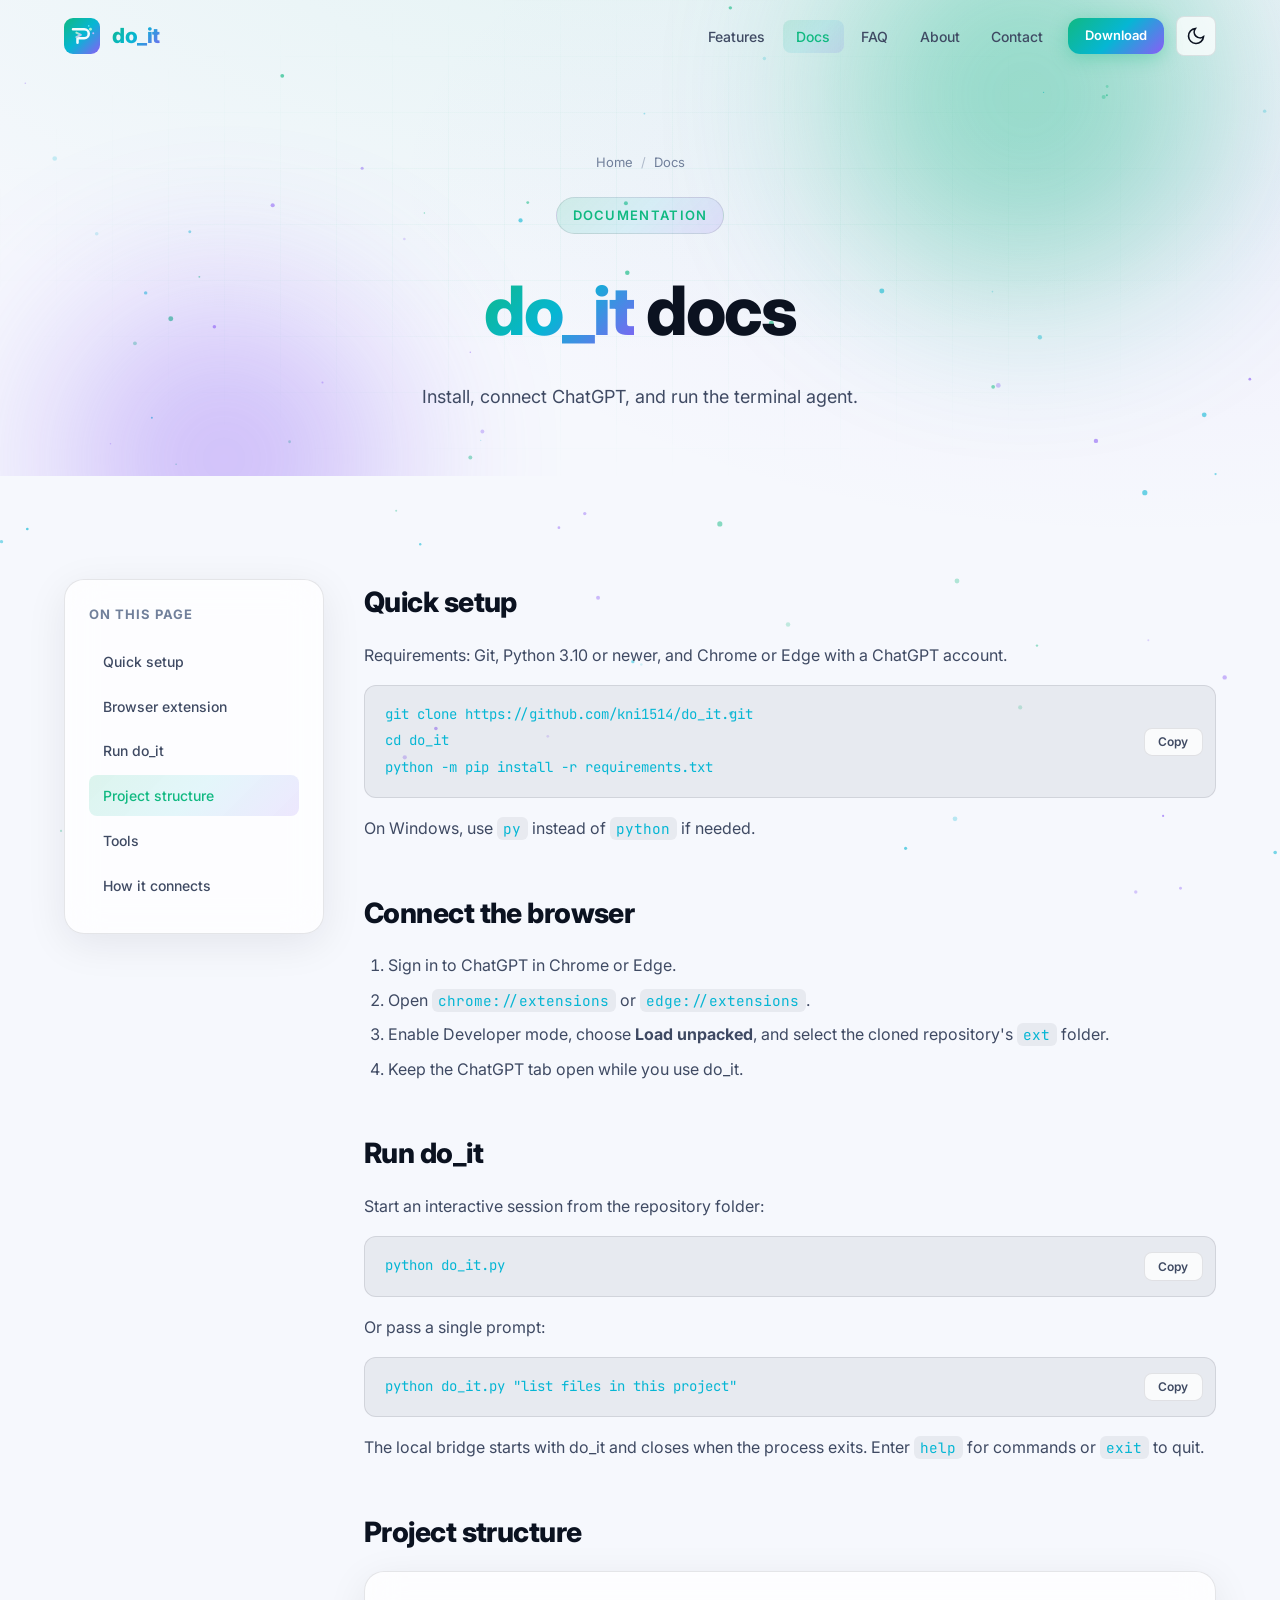
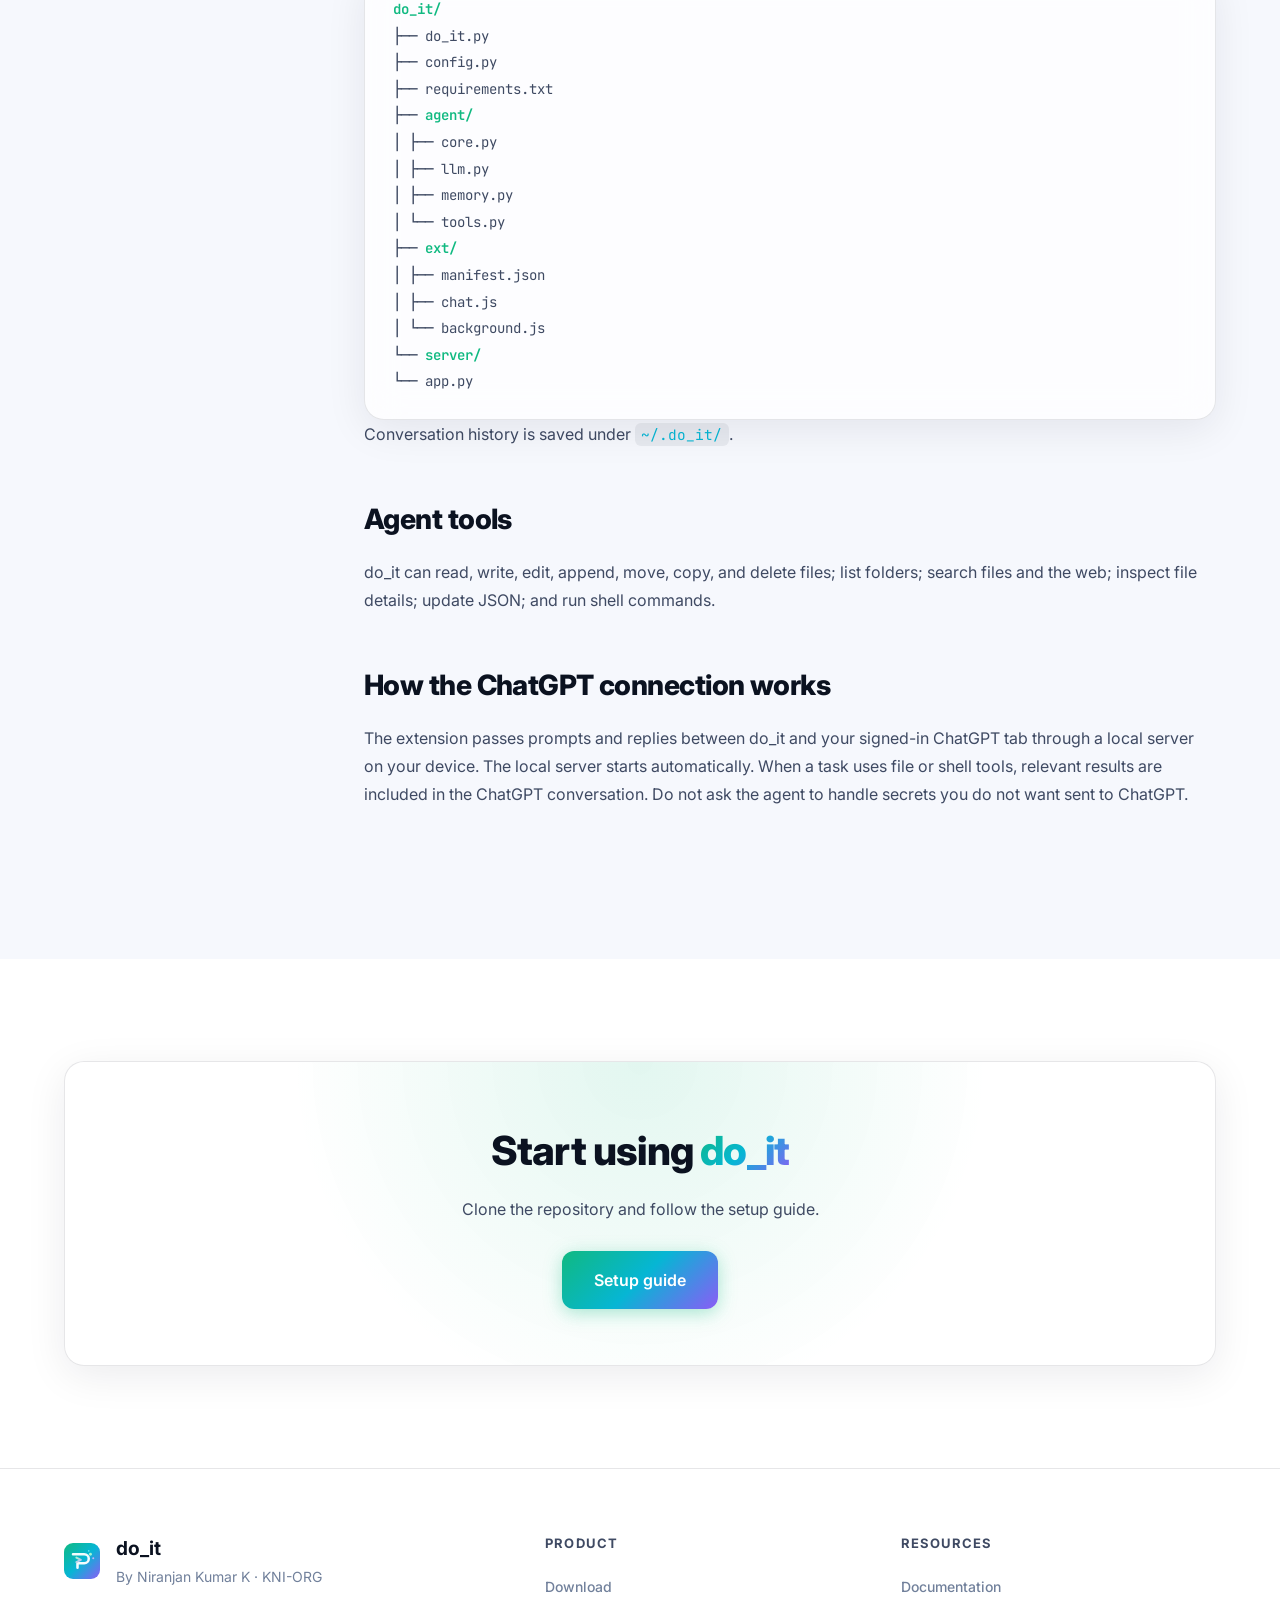
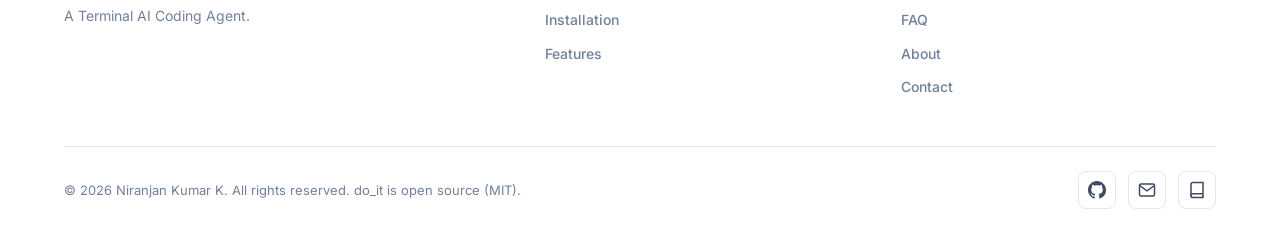
<file: do_it/docs.html>
<!DOCTYPE html>
<html lang="en" data-theme="dark">
<head>
  <meta charset="UTF-8">
  <meta name="viewport" content="width=device-width, initial-scale=1.0">
  <meta name="description" content="do_it documentation: setup, browser connection, usage, tools, and project structure.">
  <title>Documentation — do_it</title>
  <link rel="icon" type="image/svg+xml" href="assets/images/logo.svg">
  <link rel="preconnect" href="https://fonts.googleapis.com">
  <link rel="preconnect" href="https://fonts.gstatic.com" crossorigin>
  <link href="https://fonts.googleapis.com/css2?family=Inter:wght@400;500;600;700;800&family=JetBrains+Mono:wght@400;500;600&display=swap" rel="stylesheet">
  <link rel="stylesheet" href="css/styles.css">
</head>
<body>
  <div id="loader" class="loader" aria-hidden="true">
    <div class="loader__content">
      <img src="assets/images/logo.svg" alt="" class="loader__logo" width="72" height="72">
      <div class="loader__spinner"></div>
      <p class="loader__text">Loading do_it</p>
    </div>
  </div>
  <canvas id="particles" aria-hidden="true"></canvas>
  <div class="scroll-progress" aria-hidden="true"><div class="scroll-progress__bar" id="scrollProgress"></div></div>

  <header class="header" id="header">
    <nav class="nav container" aria-label="Main navigation">
      <a href="index.html" class="nav__brand">
        <img src="assets/images/logo.svg" alt="do_it logo" width="36" height="36">
        <span class="gradient-text">do_it</span>
      </a>
      <button class="nav__toggle" id="navToggle" aria-label="Toggle menu" aria-expanded="false">
        <span></span><span></span><span></span>
      </button>
      <ul class="nav__menu" id="navMenu">
        <li><a href="features.html" class="nav__link">Features</a></li>
        <li><a href="docs.html" class="nav__link active">Docs</a></li>
        <li><a href="faq.html" class="nav__link">FAQ</a></li>
        <li><a href="about.html" class="nav__link">About</a></li>
        <li><a href="contact.html" class="nav__link">Contact</a></li>
        <li class="nav__cta">
          <a href="download.html" class="btn btn--primary btn--sm ripple">Download</a>
        </li>
        <li>
          <button class="theme-toggle" id="themeToggle" aria-label="Toggle dark/light mode">
            <svg class="icon-sun" xmlns="http://www.w3.org/2000/svg" viewBox="0 0 24 24" fill="none" stroke="currentColor" stroke-width="2"><circle cx="12" cy="12" r="5"/><path d="M12 1v2M12 21v2M4.22 4.22l1.42 1.42M18.36 18.36l1.42 1.42M1 12h2M21 12h2M4.22 19.78l1.42-1.42M18.36 5.64l1.42-1.42"/></svg>
            <svg class="icon-moon" xmlns="http://www.w3.org/2000/svg" viewBox="0 0 24 24" fill="none" stroke="currentColor" stroke-width="2"><path d="M21 12.79A9 9 0 1 1 11.21 3 7 7 0 0 0 21 12.79z"/></svg>
          </button>
        </li>
      </ul>
    </nav>
  </header>

  <main>
  <section class="page-hero"><div class="page-hero__orb page-hero__orb--1" aria-hidden="true"></div><div class="page-hero__orb page-hero__orb--2" aria-hidden="true"></div><div class="page-hero__grid" aria-hidden="true"></div><div class="container"><nav class="breadcrumb" aria-label="Breadcrumb"><a href="index.html">Home</a><span class="sep">/</span><span>Docs</span></nav><div class="page-hero__badge reveal">Documentation</div><h1 class="reveal"><span class="gradient-text">do_it</span> docs</h1><p class="reveal">Install, connect ChatGPT, and run the terminal agent.</p></div></section>
  <section class="section"><div class="container"><div class="docs-layout">
    <aside class="docs-sidebar glass reveal"><h4>On this page</h4><nav><a href="#setup">Quick setup</a><a href="#browser">Browser extension</a><a href="#run">Run do_it</a><a href="#structure">Project structure</a><a href="#tools">Tools</a><a href="#privacy">How it connects</a></nav></aside>
    <div class="docs-content">
      <section class="docs-section" id="setup"><h2>Quick setup</h2><p>Requirements: Git, Python 3.10 or newer, and Chrome or Edge with a ChatGPT account.</p><div class="code-block"><pre><code>git clone https://github.com/kni1514/do_it.git
cd do_it
python -m pip install -r requirements.txt</code></pre><button class="code-block__copy ripple" data-copy="git clone https://github.com/kni1514/do_it.git
cd do_it
python -m pip install -r requirements.txt" aria-label="Copy setup commands">Copy</button></div><p>On Windows, use <code>py</code> instead of <code>python</code> if needed.</p></section>
      <section class="docs-section" id="browser"><h2>Connect the browser</h2><ol><li>Sign in to ChatGPT in Chrome or Edge.</li><li>Open <code>chrome://extensions</code> or <code>edge://extensions</code>.</li><li>Enable Developer mode, choose <strong>Load unpacked</strong>, and select the cloned repository's <code>ext</code> folder.</li><li>Keep the ChatGPT tab open while you use do_it.</li></ol></section>
      <section class="docs-section" id="run"><h2>Run do_it</h2><p>Start an interactive session from the repository folder:</p><div class="code-block"><pre><code>python do_it.py</code></pre><button class="code-block__copy ripple" data-copy="python do_it.py" aria-label="Copy run command">Copy</button></div><p>Or pass a single prompt:</p><div class="code-block"><pre><code>python do_it.py "list files in this project"</code></pre><button class="code-block__copy ripple" data-copy='python do_it.py "list files in this project"' aria-label="Copy single prompt command">Copy</button></div><p>The local bridge starts with do_it and closes when the process exits. Enter <code>help</code> for commands or <code>exit</code> to quit.</p></section>
      <section class="docs-section" id="structure"><h2>Project structure</h2><div class="folder-tree glass"><span class="dir">do_it/</span><br>├── <span class="file">do_it.py</span><br>├── <span class="file">config.py</span><br>├── <span class="file">requirements.txt</span><br>├── <span class="dir">agent/</span><br>│   ├── <span class="file">core.py</span><br>│   ├── <span class="file">llm.py</span><br>│   ├── <span class="file">memory.py</span><br>│   └── <span class="file">tools.py</span><br>├── <span class="dir">ext/</span><br>│   ├── <span class="file">manifest.json</span><br>│   ├── <span class="file">chat.js</span><br>│   └── <span class="file">background.js</span><br>└── <span class="dir">server/</span><br>    └── <span class="file">app.py</span></div><p>Conversation history is saved under <code>~/.do_it/</code>.</p></section>
      <section class="docs-section" id="tools"><h2>Agent tools</h2><p>do_it can read, write, edit, append, move, copy, and delete files; list folders; search files and the web; inspect file details; update JSON; and run shell commands.</p></section>
      <section class="docs-section" id="privacy"><h2>How the ChatGPT connection works</h2><p>The extension passes prompts and replies between do_it and your signed-in ChatGPT tab through a local server on your device. The local server starts automatically. When a task uses file or shell tools, relevant results are included in the ChatGPT conversation. Do not ask the agent to handle secrets you do not want sent to ChatGPT.</p></section>
    </div>
  </div></div></section>
  <section class="section section--alt"><div class="container"><div class="cta-banner glass reveal"><h2>Start using <span class="gradient-text">do_it</span></h2><p>Clone the repository and follow the setup guide.</p><a href="install.html" class="btn btn--primary btn--lg ripple">Setup guide</a></div></div></section>
</main>

  <footer class="footer">
    <div class="container">
      <div class="footer__inner">
        <div>
          <div class="footer__brand">
            <img src="assets/images/logo.svg" alt="" width="36" height="36">
            <div><strong>do_it</strong><p>By Niranjan Kumar K · KNI-ORG</p></div>
          </div>
          <p class="footer__desc">A Terminal AI Coding Agent.</p>
        </div>
        <div>
          <h4 class="footer__heading">Product</h4>
          <div class="footer__links">
            <a href="download.html">Download</a>
            <a href="install.html">Installation</a>
            <a href="features.html">Features</a>
          </div>
        </div>
        <div>
          <h4 class="footer__heading">Resources</h4>
          <div class="footer__links">
            <a href="docs.html">Documentation</a>
            <a href="faq.html">FAQ</a>
            <a href="about.html">About</a>
            <a href="contact.html">Contact</a>
          </div>
        </div>
      </div>
      <div class="footer__bottom">
        <p>&copy; 2026 Niranjan Kumar K. All rights reserved. do_it is open source (MIT).</p>
        <div class="footer__socials">
          <a href="https://github.com/hacker1514" target="_blank" rel="noopener noreferrer" aria-label="GitHub"><svg xmlns="http://www.w3.org/2000/svg" viewBox="0 0 24 24" fill="currentColor"><path d="M12 0C5.37 0 0 5.37 0 12c0 5.31 3.435 9.795 8.205 11.385.6.105.825-.255.825-.57 0-.285-.015-1.23-.015-2.235-3.015.555-3.795-.735-4.035-1.395-.135-.345-.72-1.395-1.23-1.695-.42-.225-1.02-.78-.015-.795.945-.015 1.62.87 1.845 1.23 1.08 1.815 2.805 1.305 3.495.99.105-.78.42-1.305.765-1.605-2.67-.3-5.46-1.335-5.46-5.925 0-1.305.465-2.385 1.23-3.225-.12-.3-.54-1.53.12-3.18 0 0 1.005-.315 3.3 1.23.96-.27 1.98-.405 3-.405s2.04.135 3 .405c2.295-1.56 3.3-1.23 3.3-1.23.66 1.65.24 2.88.12 3.18.765.84 1.23 1.905 1.23 3.225 0 4.605-2.805 5.625-5.475 5.925.435.375.81 1.095.81 2.22 0 1.605-.015 2.895-.015 3.3 0 .315.225.69.825.57A12.02 12.02 0 0 0 24 12c0-6.63-5.37-12-12-12z"/></svg></a>
          <a href="mailto:hackerenvironment1514@gmail.com" aria-label="Email"><svg xmlns="http://www.w3.org/2000/svg" viewBox="0 0 24 24" fill="none" stroke="currentColor" stroke-width="2"><path d="M4 4h16c1.1 0 2 .9 2 2v12c0 1.1-.9 2-2 2H4c-1.1 0-2-.9-2-2V6c0-1.1.9-2 2-2z"/><polyline points="22,6 12,13 2,6"/></svg></a>
          <a href="docs.html" aria-label="Documentation"><svg xmlns="http://www.w3.org/2000/svg" viewBox="0 0 24 24" fill="none" stroke="currentColor" stroke-width="2"><path d="M4 19.5A2.5 2.5 0 0 1 6.5 17H20"/><path d="M6.5 2H20v20H6.5A2.5 2.5 0 0 1 4 19.5v-15A2.5 2.5 0 0 1 6.5 2z"/></svg></a>
        </div>
      </div>
    </div>
  </footer>

  <button class="back-to-top" id="backToTop" aria-label="Back to top"><svg xmlns="http://www.w3.org/2000/svg" viewBox="0 0 24 24" fill="none" stroke="currentColor" stroke-width="2"><polyline points="18 15 12 9 6 15"/></svg></button>
  <div class="toast" id="toast" role="status" aria-live="polite"></div>
  <script src="js/main.js"></script>
</body>
</html>
</file>
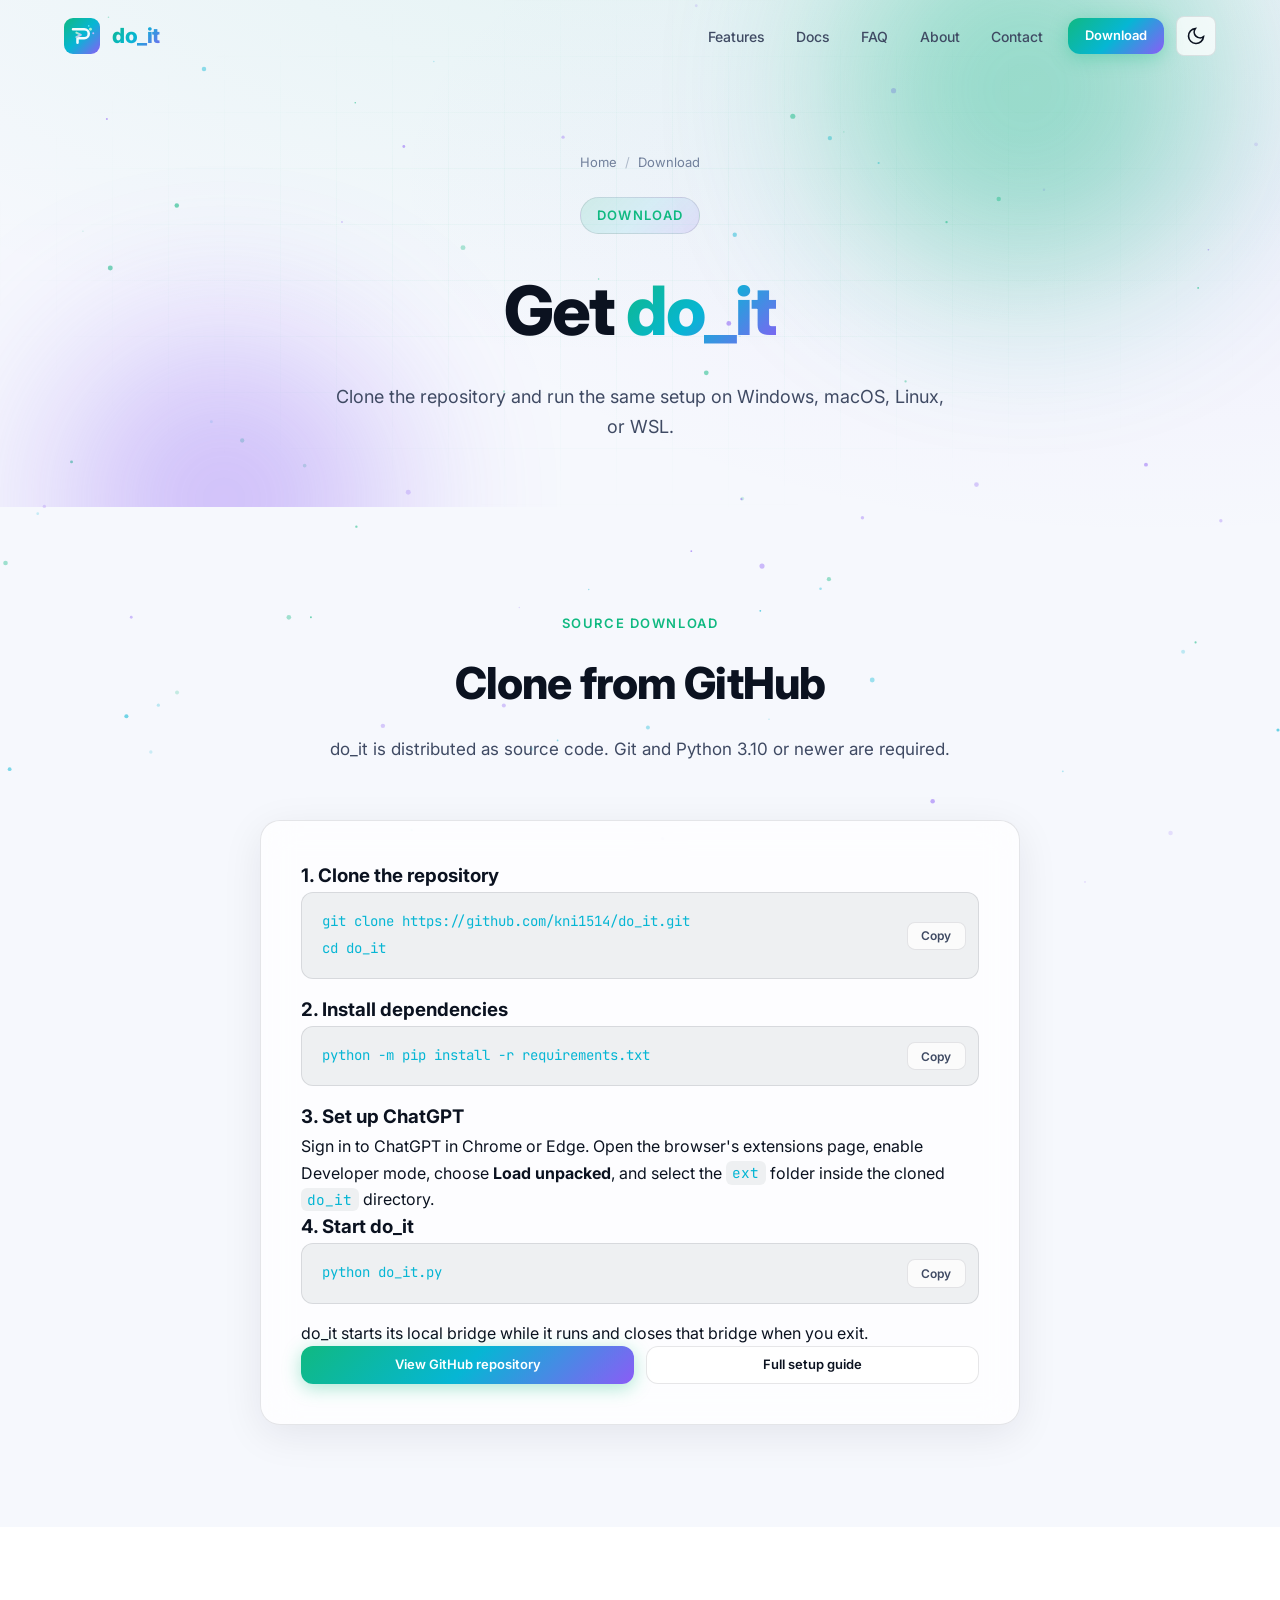
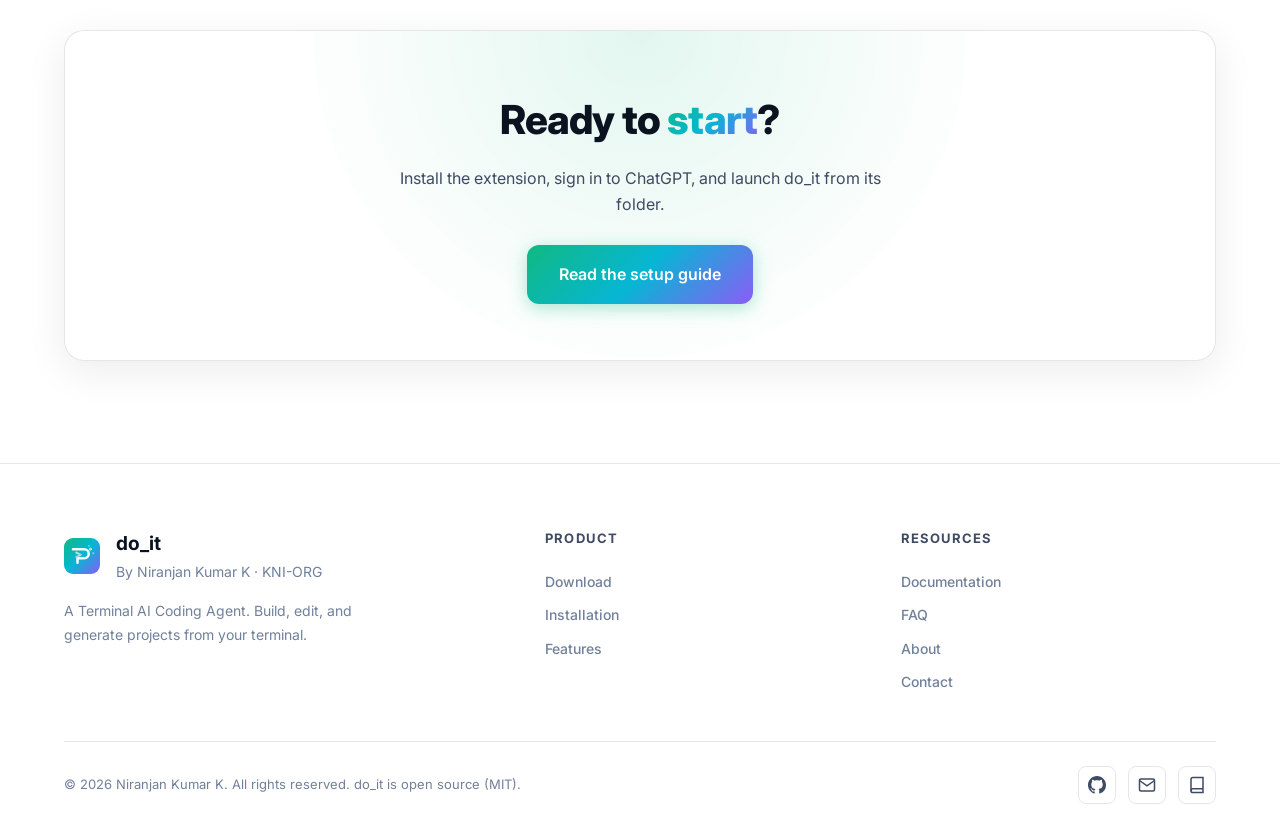
<file: do_it/download.html>
<!DOCTYPE html>
<html lang="en" data-theme="dark">
<head>
  <meta charset="UTF-8">
  <meta name="viewport" content="width=device-width, initial-scale=1.0">
  <meta name="description" content="Clone do_it from GitHub and run it with Python and the ChatGPT browser extension.">
  <meta name="keywords" content="do_it, GitHub, clone, Windows, macOS, Linux, WSL, ChatGPT, terminal agent">
  <meta name="author" content="Niranjan Kumar K">
  <meta name="theme-color" content="#10b981">
  <meta property="og:title" content="Download do_it — Terminal AI Coding Agent">
  <meta property="og:description" content="Clone do_it from GitHub and run it with Python and the ChatGPT browser extension.">
  <meta property="og:type" content="website">
  <title>Download — do_it</title>
  <link rel="icon" type="image/svg+xml" href="assets/images/logo.svg">
  <link rel="preconnect" href="https://fonts.googleapis.com">
  <link rel="preconnect" href="https://fonts.gstatic.com" crossorigin>
  <link href="https://fonts.googleapis.com/css2?family=Inter:wght@400;500;600;700;800&family=JetBrains+Mono:wght@400;500;600&display=swap" rel="stylesheet">
  <link rel="stylesheet" href="css/styles.css">
</head>
<body>
  <div id="loader" class="loader" aria-hidden="true">
    <div class="loader__content">
      <img src="assets/images/logo.svg" alt="" class="loader__logo" width="72" height="72">
      <div class="loader__spinner"></div>
      <p class="loader__text">Loading do_it</p>
    </div>
  </div>
  <canvas id="particles" aria-hidden="true"></canvas>
  <div class="scroll-progress" aria-hidden="true"><div class="scroll-progress__bar" id="scrollProgress"></div></div>

  <header class="header" id="header">
    <nav class="nav container" aria-label="Main navigation">
      <a href="index.html" class="nav__brand">
        <img src="assets/images/logo.svg" alt="do_it logo" width="36" height="36">
        <span class="gradient-text">do_it</span>
      </a>
      <button class="nav__toggle" id="navToggle" aria-label="Toggle menu" aria-expanded="false">
        <span></span><span></span><span></span>
      </button>
      <ul class="nav__menu" id="navMenu">
        <li><a href="features.html" class="nav__link">Features</a></li>
        <li><a href="docs.html" class="nav__link">Docs</a></li>
        <li><a href="faq.html" class="nav__link">FAQ</a></li>
        <li><a href="about.html" class="nav__link">About</a></li>
        <li><a href="contact.html" class="nav__link">Contact</a></li>
        <li class="nav__cta">
          <a href="download.html" class="btn btn--primary btn--sm ripple">Download</a>
        </li>
        <li>
          <button class="theme-toggle" id="themeToggle" aria-label="Toggle dark/light mode">
            <svg class="icon-sun" xmlns="http://www.w3.org/2000/svg" viewBox="0 0 24 24" fill="none" stroke="currentColor" stroke-width="2"><circle cx="12" cy="12" r="5"/><path d="M12 1v2M12 21v2M4.22 4.22l1.42 1.42M18.36 18.36l1.42 1.42M1 12h2M21 12h2M4.22 19.78l1.42-1.42M18.36 5.64l1.42-1.42"/></svg>
            <svg class="icon-moon" xmlns="http://www.w3.org/2000/svg" viewBox="0 0 24 24" fill="none" stroke="currentColor" stroke-width="2"><path d="M21 12.79A9 9 0 1 1 11.21 3 7 7 0 0 0 21 12.79z"/></svg>
          </button>
        </li>
      </ul>
    </nav>
  </header>

  <main>
  <section class="page-hero">
    <div class="page-hero__orb page-hero__orb--1" aria-hidden="true"></div>
    <div class="page-hero__orb page-hero__orb--2" aria-hidden="true"></div>
    <div class="page-hero__grid" aria-hidden="true"></div>
    <div class="container">
      <nav class="breadcrumb" aria-label="Breadcrumb"><a href="index.html">Home</a><span class="sep">/</span><span>Download</span></nav>
      <div class="page-hero__badge reveal">Download</div>
      <h1 class="reveal">Get <span class="gradient-text">do_it</span></h1>
      <p class="reveal">Clone the repository and run the same setup on Windows, macOS, Linux, or WSL.</p>
    </div>
  </section>
  <section class="section">
    <div class="container">
      <div class="section__header reveal">
        <span class="section__label">Source download</span>
        <h2 class="section__title">Clone from GitHub</h2>
        <p class="section__subtitle">do_it is distributed as source code. Git and Python 3.10 or newer are required.</p>
      </div>
      <div class="wizard glass reveal" style="max-width:760px;margin:0 auto;">
        <h3>1. Clone the repository</h3>
        <div class="code-block"><pre><code>git clone https://github.com/kni1514/do_it.git
cd do_it</code></pre><button class="code-block__copy ripple" data-copy="git clone https://github.com/kni1514/do_it.git
cd do_it" aria-label="Copy clone commands">Copy</button></div>
        <h3>2. Install dependencies</h3>
        <div class="code-block"><pre><code>python -m pip install -r requirements.txt</code></pre><button class="code-block__copy ripple" data-copy="python -m pip install -r requirements.txt" aria-label="Copy install command">Copy</button></div>
        <h3>3. Set up ChatGPT</h3>
        <p>Sign in to ChatGPT in Chrome or Edge. Open the browser's extensions page, enable Developer mode, choose <strong>Load unpacked</strong>, and select the <code>ext</code> folder inside the cloned <code>do_it</code> directory.</p>
        <h3>4. Start do_it</h3>
        <div class="code-block"><pre><code>python do_it.py</code></pre><button class="code-block__copy ripple" data-copy="python do_it.py" aria-label="Copy start command">Copy</button></div>
        <p>do_it starts its local bridge while it runs and closes that bridge when you exit.</p>
        <div class="download-card__actions"><a href="https://github.com/kni1514/do_it" class="btn btn--primary btn--sm ripple" target="_blank" rel="noopener noreferrer">View GitHub repository</a><a href="install.html" class="btn btn--secondary btn--sm ripple">Full setup guide</a></div>
      </div>
    </div>
  </section>
  <section class="section section--alt">
    <div class="container"><div class="cta-banner glass reveal"><h2>Ready to <span class="gradient-text">start</span>?</h2><p>Install the extension, sign in to ChatGPT, and launch do_it from its folder.</p><a href="install.html" class="btn btn--primary btn--lg ripple">Read the setup guide</a></div></div>
  </section>
</main>

  <footer class="footer">
    <div class="container">
      <div class="footer__inner">
        <div>
          <div class="footer__brand">
            <img src="assets/images/logo.svg" alt="" width="36" height="36">
            <div><strong>do_it</strong><p>By Niranjan Kumar K · KNI-ORG</p></div>
          </div>
          <p class="footer__desc">A Terminal AI Coding Agent. Build, edit, and generate projects from your terminal.</p>
        </div>
        <div>
          <h4 class="footer__heading">Product</h4>
          <div class="footer__links">
            <a href="download.html">Download</a>
            <a href="install.html">Installation</a>
            <a href="features.html">Features</a>
          </div>
        </div>
        <div>
          <h4 class="footer__heading">Resources</h4>
          <div class="footer__links">
            <a href="docs.html">Documentation</a>
            <a href="faq.html">FAQ</a>
            <a href="about.html">About</a>
            <a href="contact.html">Contact</a>
          </div>
        </div>
      </div>
      <div class="footer__bottom">
        <p>&copy; 2026 Niranjan Kumar K. All rights reserved. do_it is open source (MIT).</p>
        <div class="footer__socials">
          <a href="https://github.com/hacker1514" target="_blank" rel="noopener noreferrer" aria-label="GitHub"><svg xmlns="http://www.w3.org/2000/svg" viewBox="0 0 24 24" fill="currentColor"><path d="M12 0C5.37 0 0 5.37 0 12c0 5.31 3.435 9.795 8.205 11.385.6.105.825-.255.825-.57 0-.285-.015-1.23-.015-2.235-3.015.555-3.795-.735-4.035-1.395-.135-.345-.72-1.395-1.23-1.695-.42-.225-1.02-.78-.015-.795.945-.015 1.62.87 1.845 1.23 1.08 1.815 2.805 1.305 3.495.99.105-.78.42-1.305.765-1.605-2.67-.3-5.46-1.335-5.46-5.925 0-1.305.465-2.385 1.23-3.225-.12-.3-.54-1.53.12-3.18 0 0 1.005-.315 3.3 1.23.96-.27 1.98-.405 3-.405s2.04.135 3 .405c2.295-1.56 3.3-1.23 3.3-1.23.66 1.65.24 2.88.12 3.18.765.84 1.23 1.905 1.23 3.225 0 4.605-2.805 5.625-5.475 5.925.435.375.81 1.095.81 2.22 0 1.605-.015 2.895-.015 3.3 0 .315.225.69.825.57A12.02 12.02 0 0 0 24 12c0-6.63-5.37-12-12-12z"/></svg></a>
          <a href="mailto:hackerenvironment1514@gmail.com" aria-label="Email"><svg xmlns="http://www.w3.org/2000/svg" viewBox="0 0 24 24" fill="none" stroke="currentColor" stroke-width="2"><path d="M4 4h16c1.1 0 2 .9 2 2v12c0 1.1-.9 2-2 2H4c-1.1 0-2-.9-2-2V6c0-1.1.9-2 2-2z"/><polyline points="22,6 12,13 2,6"/></svg></a>
          <a href="docs.html" aria-label="Documentation"><svg xmlns="http://www.w3.org/2000/svg" viewBox="0 0 24 24" fill="none" stroke="currentColor" stroke-width="2"><path d="M4 19.5A2.5 2.5 0 0 1 6.5 17H20"/><path d="M6.5 2H20v20H6.5A2.5 2.5 0 0 1 4 19.5v-15A2.5 2.5 0 0 1 6.5 2z"/></svg></a>
        </div>
      </div>
    </div>
  </footer>

  <button class="back-to-top" id="backToTop" aria-label="Back to top"><svg xmlns="http://www.w3.org/2000/svg" viewBox="0 0 24 24" fill="none" stroke="currentColor" stroke-width="2"><polyline points="18 15 12 9 6 15"/></svg></button>
  <div class="toast" id="toast" role="status" aria-live="polite"></div>
  <script src="js/main.js"></script>
</body>
</html>
</file>
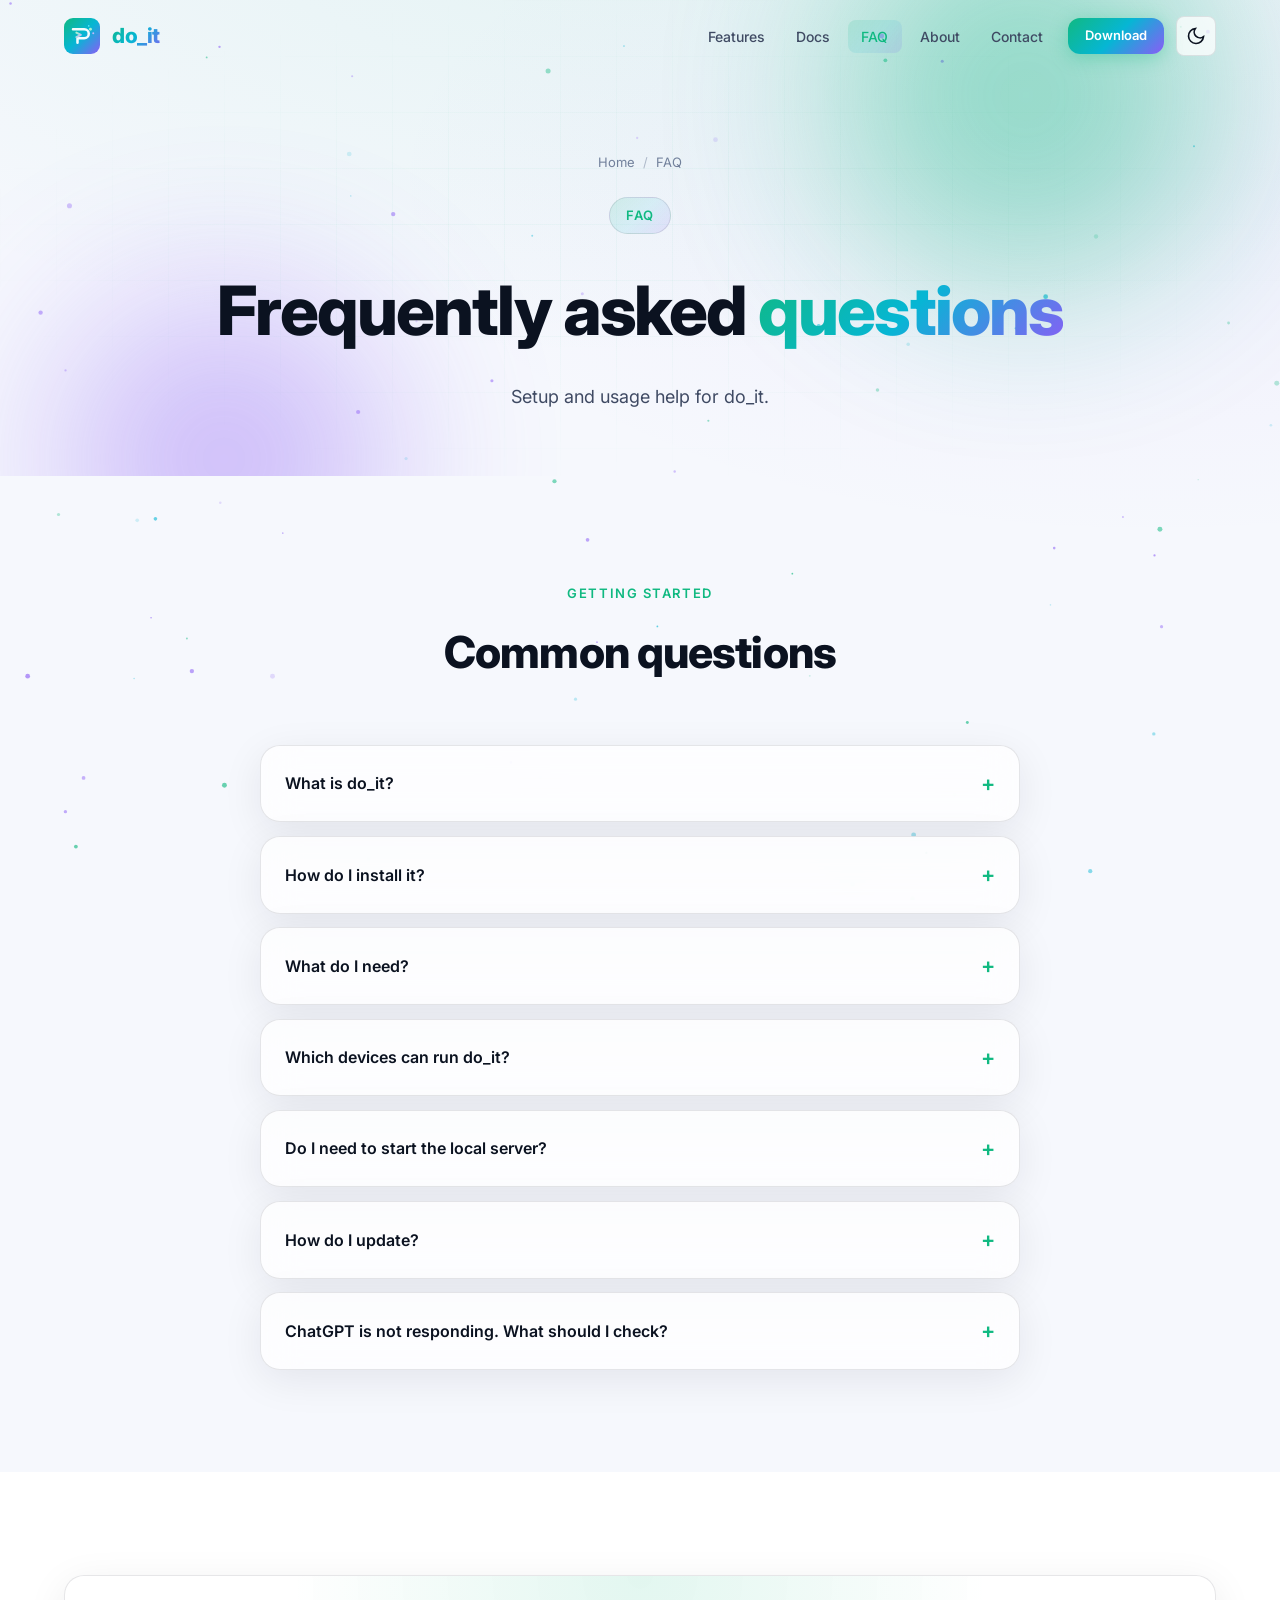
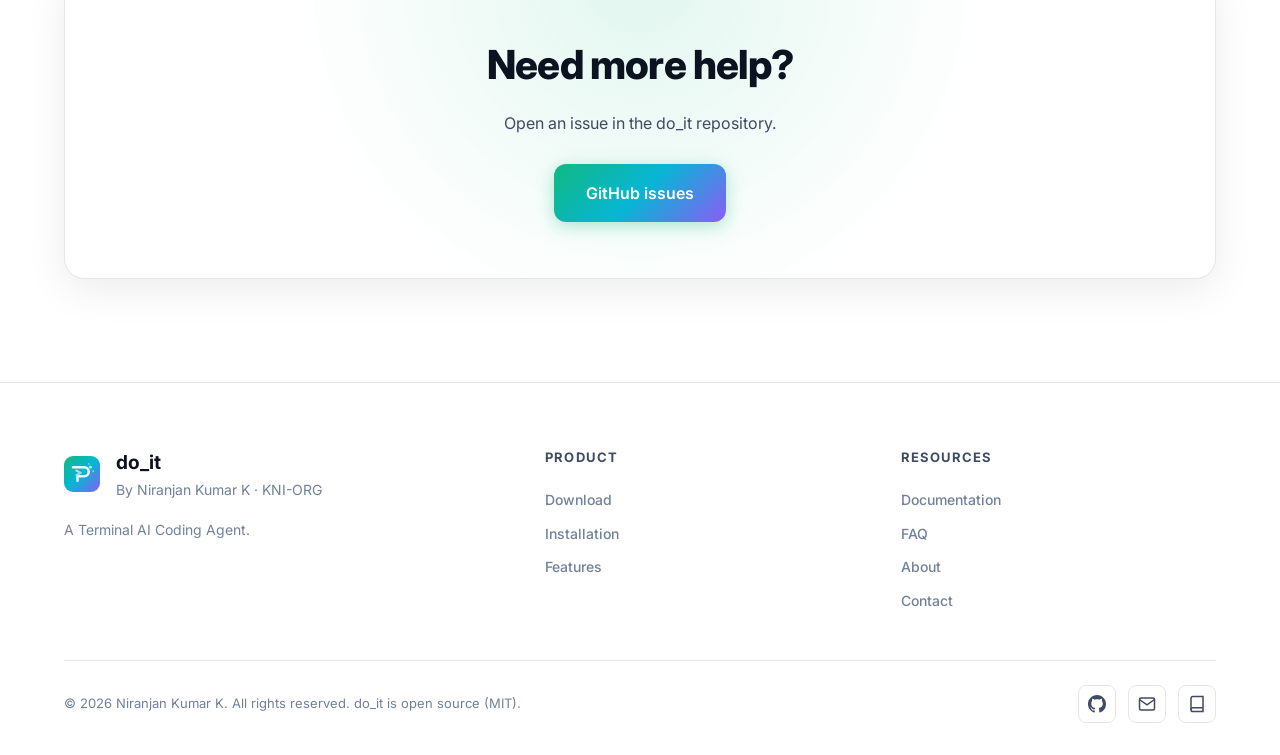
<file: do_it/faq.html>
<!DOCTYPE html>
<html lang="en" data-theme="dark">
<head>
  <meta charset="UTF-8">
  <meta name="viewport" content="width=device-width, initial-scale=1.0">
  <meta name="description" content="Frequently asked questions about installing and using do_it with ChatGPT.">
  <title>FAQ — do_it</title>
  <link rel="icon" type="image/svg+xml" href="assets/images/logo.svg">
  <link rel="preconnect" href="https://fonts.googleapis.com">
  <link rel="preconnect" href="https://fonts.gstatic.com" crossorigin>
  <link href="https://fonts.googleapis.com/css2?family=Inter:wght@400;500;600;700;800&family=JetBrains+Mono:wght@400;500;600&display=swap" rel="stylesheet">
  <link rel="stylesheet" href="css/styles.css">
</head>
<body>
  <div id="loader" class="loader" aria-hidden="true">
    <div class="loader__content">
      <img src="assets/images/logo.svg" alt="" class="loader__logo" width="72" height="72">
      <div class="loader__spinner"></div>
      <p class="loader__text">Loading do_it</p>
    </div>
  </div>
  <canvas id="particles" aria-hidden="true"></canvas>
  <div class="scroll-progress" aria-hidden="true"><div class="scroll-progress__bar" id="scrollProgress"></div></div>

  <header class="header" id="header">
    <nav class="nav container" aria-label="Main navigation">
      <a href="index.html" class="nav__brand">
        <img src="assets/images/logo.svg" alt="do_it logo" width="36" height="36">
        <span class="gradient-text">do_it</span>
      </a>
      <button class="nav__toggle" id="navToggle" aria-label="Toggle menu" aria-expanded="false">
        <span></span><span></span><span></span>
      </button>
      <ul class="nav__menu" id="navMenu">
        <li><a href="features.html" class="nav__link">Features</a></li>
        <li><a href="docs.html" class="nav__link">Docs</a></li>
        <li><a href="faq.html" class="nav__link active">FAQ</a></li>
        <li><a href="about.html" class="nav__link">About</a></li>
        <li><a href="contact.html" class="nav__link">Contact</a></li>
        <li class="nav__cta">
          <a href="download.html" class="btn btn--primary btn--sm ripple">Download</a>
        </li>
        <li>
          <button class="theme-toggle" id="themeToggle" aria-label="Toggle dark/light mode">
            <svg class="icon-sun" xmlns="http://www.w3.org/2000/svg" viewBox="0 0 24 24" fill="none" stroke="currentColor" stroke-width="2"><circle cx="12" cy="12" r="5"/><path d="M12 1v2M12 21v2M4.22 4.22l1.42 1.42M18.36 18.36l1.42 1.42M1 12h2M21 12h2M4.22 19.78l1.42-1.42M18.36 5.64l1.42-1.42"/></svg>
            <svg class="icon-moon" xmlns="http://www.w3.org/2000/svg" viewBox="0 0 24 24" fill="none" stroke="currentColor" stroke-width="2"><path d="M21 12.79A9 9 0 1 1 11.21 3 7 7 0 0 0 21 12.79z"/></svg>
          </button>
        </li>
      </ul>
    </nav>
  </header>

  <main>
  <section class="page-hero"><div class="page-hero__orb page-hero__orb--1" aria-hidden="true"></div><div class="page-hero__orb page-hero__orb--2" aria-hidden="true"></div><div class="page-hero__grid" aria-hidden="true"></div><div class="container"><nav class="breadcrumb" aria-label="Breadcrumb"><a href="index.html">Home</a><span class="sep">/</span><span>FAQ</span></nav><div class="page-hero__badge reveal">FAQ</div><h1 class="reveal">Frequently asked <span class="gradient-text">questions</span></h1><p class="reveal">Setup and usage help for do_it.</p></div></section>
  <section class="section"><div class="container"><div class="section__header reveal"><span class="section__label">Getting started</span><h2 class="section__title">Common questions</h2></div><div class="faq">
    <details class="faq__item glass reveal"><summary>What is do_it?</summary><p>do_it is a Python terminal agent that uses your signed-in ChatGPT tab and local tools to work with files and shell commands.</p></details>
    <details class="faq__item glass reveal"><summary>How do I install it?</summary><p>Clone <a href="https://github.com/kni1514/do_it">the GitHub repository</a>, install packages with <code>python -m pip install -r requirements.txt</code>, load the <code>ext</code> folder as an unpacked Chrome or Edge extension, then run <code>python do_it.py</code>.</p></details>
    <details class="faq__item glass reveal"><summary>What do I need?</summary><p>Git, Python 3.10 or newer, Chrome or Edge, and an active ChatGPT sign-in. No separate API key is required.</p></details>
    <details class="faq__item glass reveal"><summary>Which devices can run do_it?</summary><p>The same source setup works on Windows, macOS, Linux, and WSL where Python and Git are available. The browser extension currently needs a desktop Chrome or Edge browser.</p></details>
    <details class="faq__item glass reveal"><summary>Do I need to start the local server?</summary><p>No. Running <code>python do_it.py</code> starts the local bridge automatically and closes it when do_it exits.</p></details>
    <details class="faq__item glass reveal"><summary>How do I update?</summary><p>From the cloned repository, run <code>git pull</code>. If dependencies changed, run <code>python -m pip install -r requirements.txt</code> again.</p></details>
    <details class="faq__item glass reveal"><summary>ChatGPT is not responding. What should I check?</summary><p>Confirm that Chrome or Edge is open, you are signed in to ChatGPT, the do_it extension is enabled, and the extension was loaded from the repository's <code>ext</code> folder.</p></details>
  </div></div></section>
  <section class="section section--alt"><div class="container"><div class="cta-banner glass reveal"><h2>Need more help?</h2><p>Open an issue in the do_it repository.</p><a href="https://github.com/kni1514/do_it/issues" class="btn btn--primary btn--lg ripple" target="_blank" rel="noopener noreferrer">GitHub issues</a></div></div></section>
</main>

  <footer class="footer">
    <div class="container">
      <div class="footer__inner">
        <div>
          <div class="footer__brand">
            <img src="assets/images/logo.svg" alt="" width="36" height="36">
            <div><strong>do_it</strong><p>By Niranjan Kumar K · KNI-ORG</p></div>
          </div>
          <p class="footer__desc">A Terminal AI Coding Agent.</p>
        </div>
        <div>
          <h4 class="footer__heading">Product</h4>
          <div class="footer__links">
            <a href="download.html">Download</a>
            <a href="install.html">Installation</a>
            <a href="features.html">Features</a>
          </div>
        </div>
        <div>
          <h4 class="footer__heading">Resources</h4>
          <div class="footer__links">
            <a href="docs.html">Documentation</a>
            <a href="faq.html">FAQ</a>
            <a href="about.html">About</a>
            <a href="contact.html">Contact</a>
          </div>
        </div>
      </div>
      <div class="footer__bottom">
        <p>&copy; 2026 Niranjan Kumar K. All rights reserved. do_it is open source (MIT).</p>
        <div class="footer__socials">
          <a href="https://github.com/hacker1514" target="_blank" rel="noopener noreferrer" aria-label="GitHub"><svg xmlns="http://www.w3.org/2000/svg" viewBox="0 0 24 24" fill="currentColor"><path d="M12 0C5.37 0 0 5.37 0 12c0 5.31 3.435 9.795 8.205 11.385.6.105.825-.255.825-.57 0-.285-.015-1.23-.015-2.235-3.015.555-3.795-.735-4.035-1.395-.135-.345-.72-1.395-1.23-1.695-.42-.225-1.02-.78-.015-.795.945-.015 1.62.87 1.845 1.23 1.08 1.815 2.805 1.305 3.495.99.105-.78.42-1.305.765-1.605-2.67-.3-5.46-1.335-5.46-5.925 0-1.305.465-2.385 1.23-3.225-.12-.3-.54-1.53.12-3.18 0 0 1.005-.315 3.3 1.23.96-.27 1.98-.405 3-.405s2.04.135 3 .405c2.295-1.56 3.3-1.23 3.3-1.23.66 1.65.24 2.88.12 3.18.765.84 1.23 1.905 1.23 3.225 0 4.605-2.805 5.625-5.475 5.925.435.375.81 1.095.81 2.22 0 1.605-.015 2.895-.015 3.3 0 .315.225.69.825.57A12.02 12.02 0 0 0 24 12c0-6.63-5.37-12-12-12z"/></svg></a>
          <a href="mailto:hackerenvironment1514@gmail.com" aria-label="Email"><svg xmlns="http://www.w3.org/2000/svg" viewBox="0 0 24 24" fill="none" stroke="currentColor" stroke-width="2"><path d="M4 4h16c1.1 0 2 .9 2 2v12c0 1.1-.9 2-2 2H4c-1.1 0-2-.9-2-2V6c0-1.1.9-2 2-2z"/><polyline points="22,6 12,13 2,6"/></svg></a>
          <a href="docs.html" aria-label="Documentation"><svg xmlns="http://www.w3.org/2000/svg" viewBox="0 0 24 24" fill="none" stroke="currentColor" stroke-width="2"><path d="M4 19.5A2.5 2.5 0 0 1 6.5 17H20"/><path d="M6.5 2H20v20H6.5A2.5 2.5 0 0 1 4 19.5v-15A2.5 2.5 0 0 1 6.5 2z"/></svg></a>
        </div>
      </div>
    </div>
  </footer>

  <button class="back-to-top" id="backToTop" aria-label="Back to top"><svg xmlns="http://www.w3.org/2000/svg" viewBox="0 0 24 24" fill="none" stroke="currentColor" stroke-width="2"><polyline points="18 15 12 9 6 15"/></svg></button>
  <div class="toast" id="toast" role="status" aria-live="polite"></div>
  <script src="js/main.js"></script>
</body>
</html>
</file>
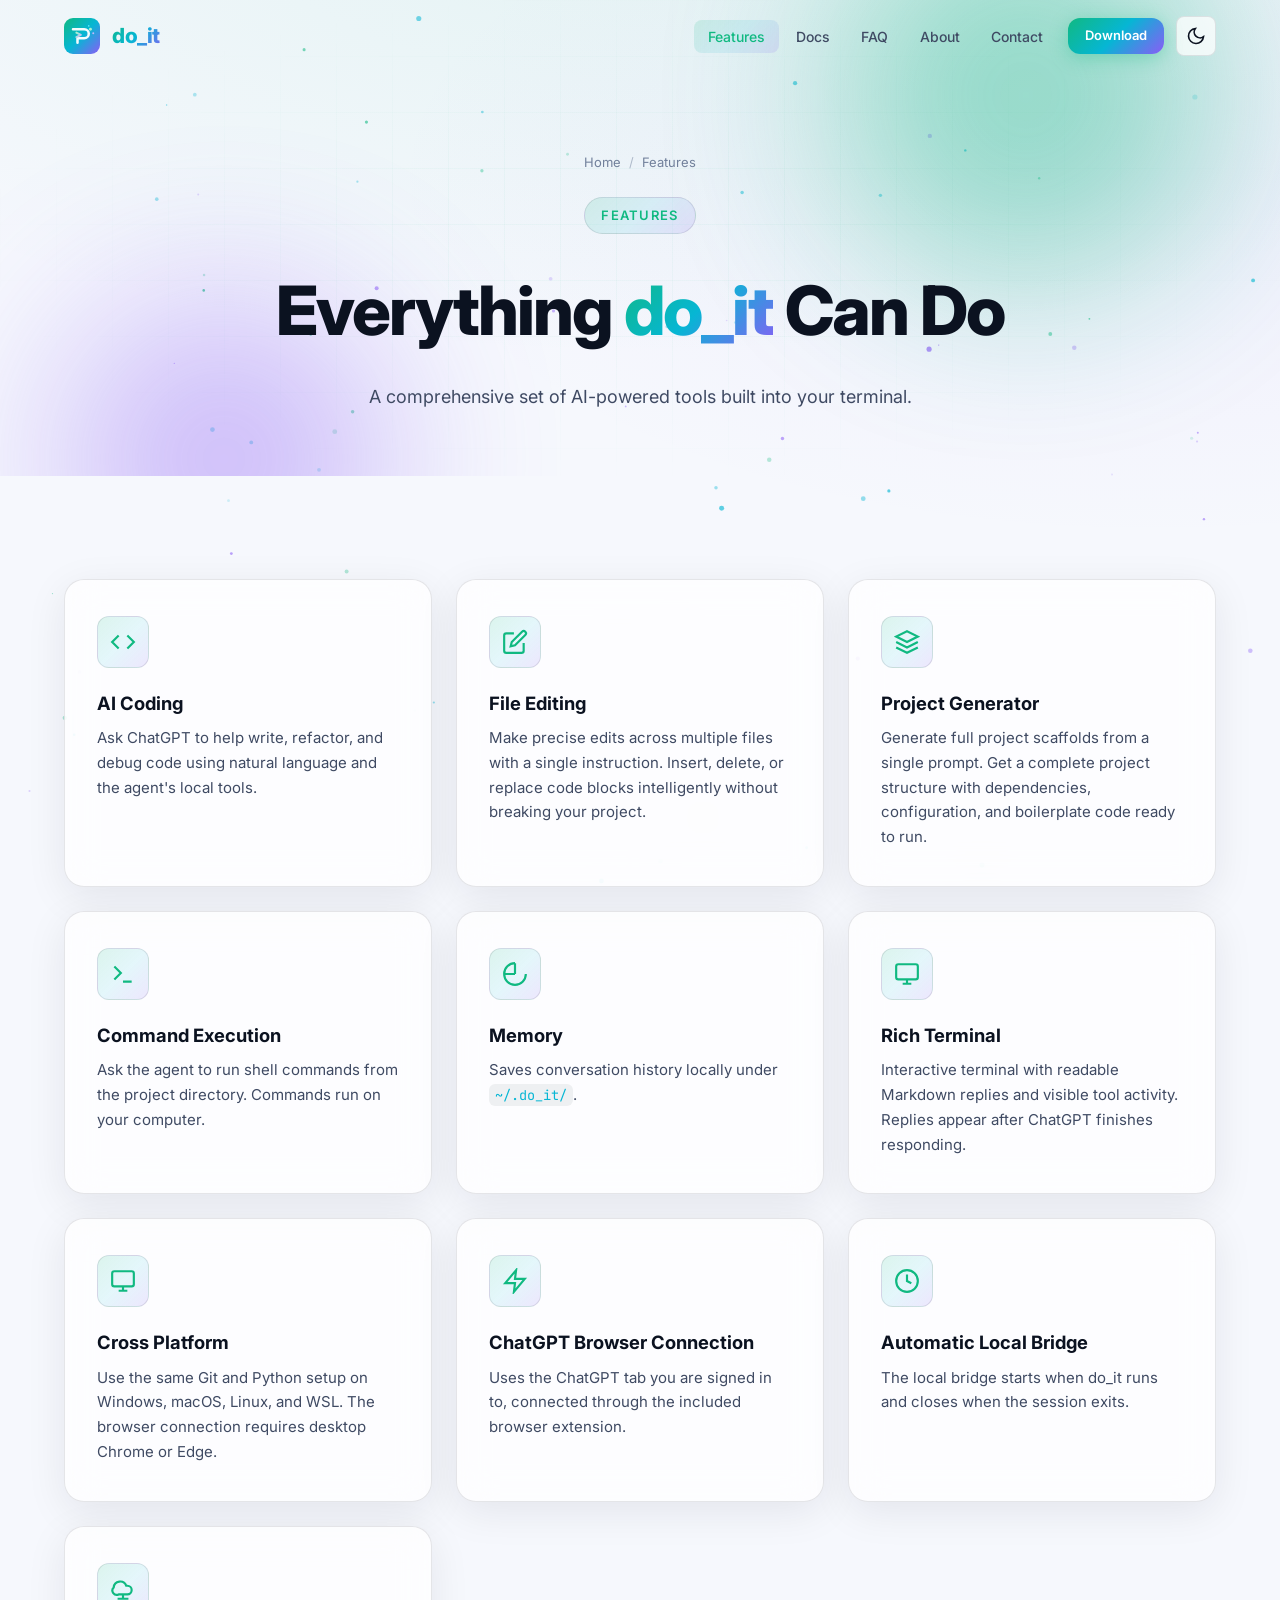
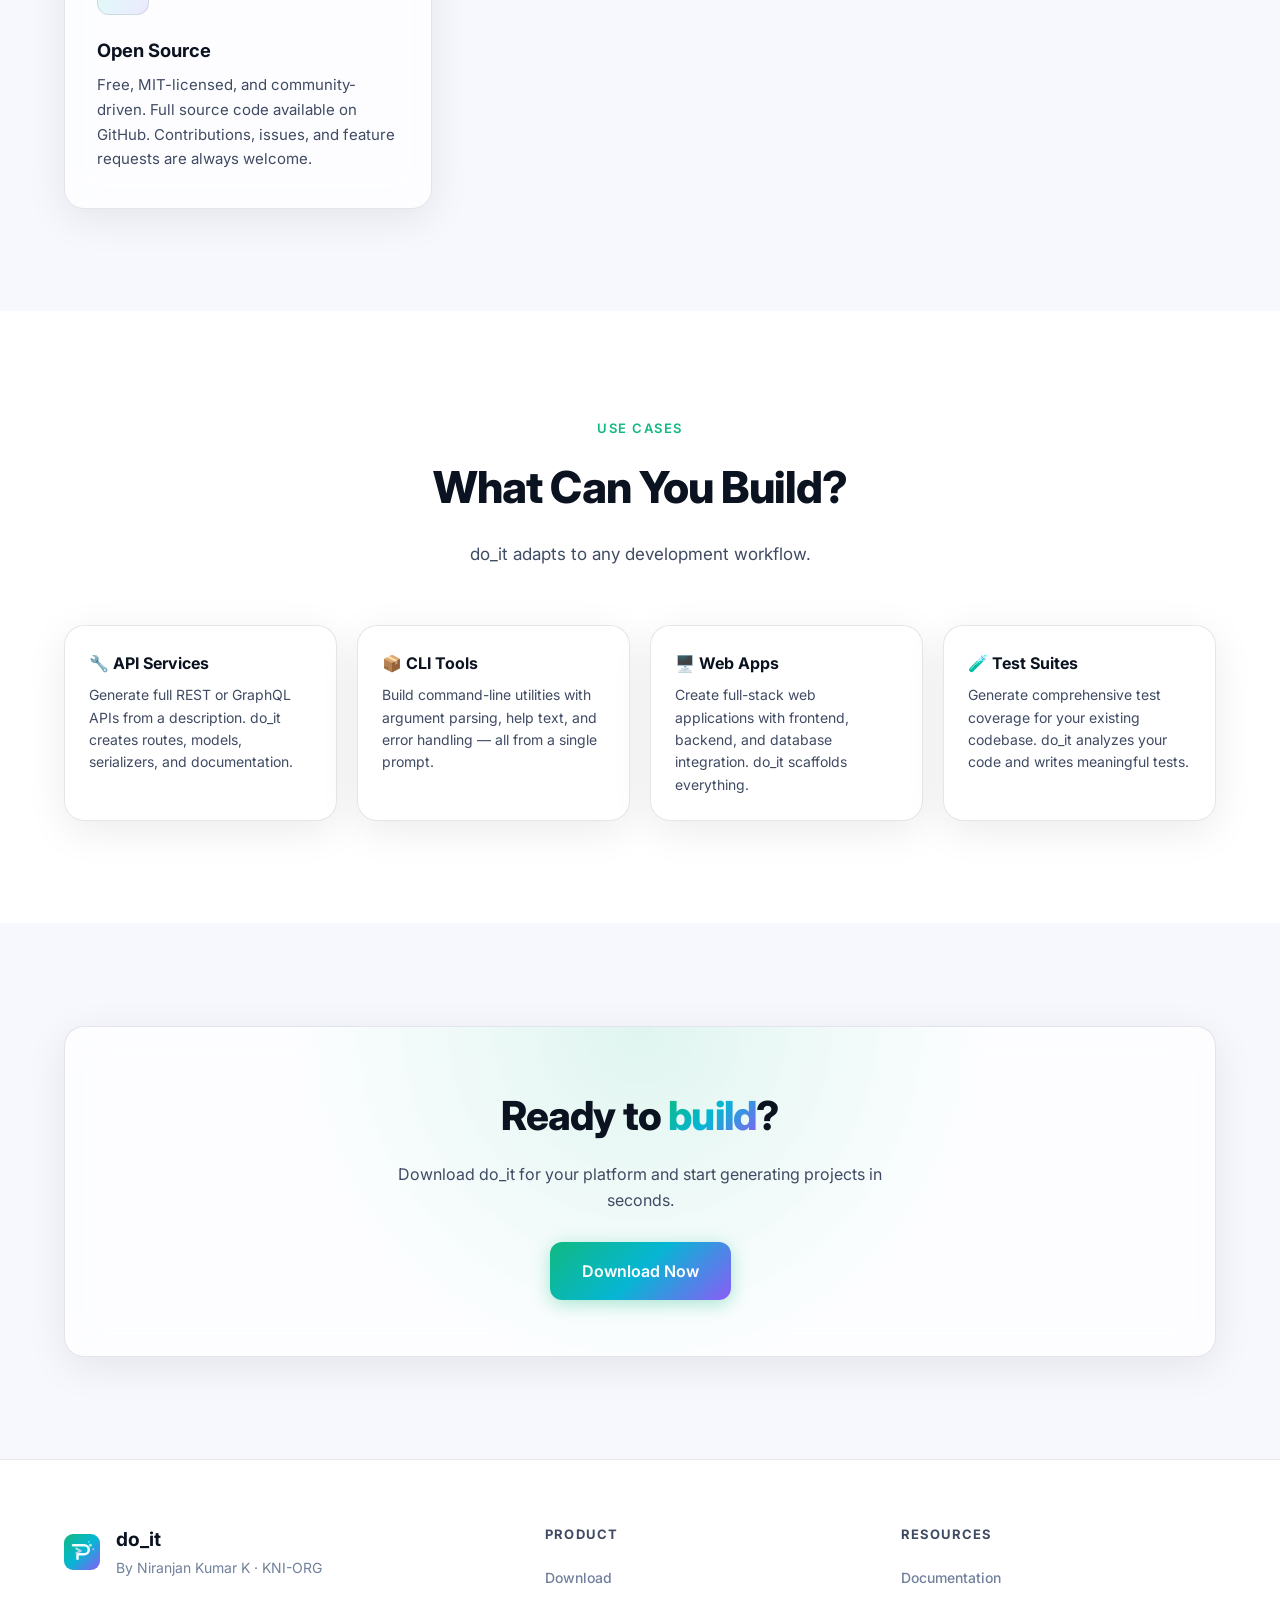
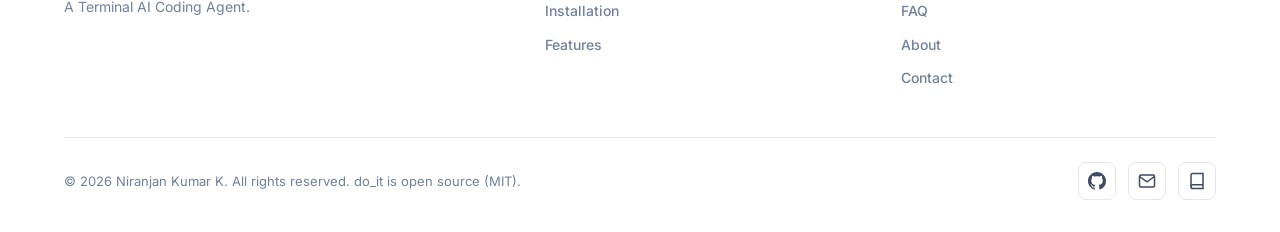
<file: do_it/features.html>
<!DOCTYPE html>
<html lang="en" data-theme="dark">
<head>
  <meta charset="UTF-8">
  <meta name="viewport" content="width=device-width, initial-scale=1.0">
  <meta name="description" content="Explore do_it, an open-source ChatGPT-powered terminal agent with local file and command tools.">
  <title>Features — do_it</title>
  <link rel="icon" type="image/svg+xml" href="assets/images/logo.svg">
  <link rel="preconnect" href="https://fonts.googleapis.com">
  <link rel="preconnect" href="https://fonts.gstatic.com" crossorigin>
  <link href="https://fonts.googleapis.com/css2?family=Inter:wght@400;500;600;700;800&family=JetBrains+Mono:wght@400;500;600&display=swap" rel="stylesheet">
  <link rel="stylesheet" href="css/styles.css">
</head>
<body>
  <div id="loader" class="loader" aria-hidden="true">
    <div class="loader__content">
      <img src="assets/images/logo.svg" alt="" class="loader__logo" width="72" height="72">
      <div class="loader__spinner"></div>
      <p class="loader__text">Loading do_it</p>
    </div>
  </div>
  <canvas id="particles" aria-hidden="true"></canvas>
  <div class="scroll-progress" aria-hidden="true"><div class="scroll-progress__bar" id="scrollProgress"></div></div>

  <header class="header" id="header">
    <nav class="nav container" aria-label="Main navigation">
      <a href="index.html" class="nav__brand">
        <img src="assets/images/logo.svg" alt="do_it logo" width="36" height="36">
        <span class="gradient-text">do_it</span>
      </a>
      <button class="nav__toggle" id="navToggle" aria-label="Toggle menu" aria-expanded="false">
        <span></span><span></span><span></span>
      </button>
      <ul class="nav__menu" id="navMenu">
        <li><a href="features.html" class="nav__link active">Features</a></li>
        <li><a href="docs.html" class="nav__link">Docs</a></li>
        <li><a href="faq.html" class="nav__link">FAQ</a></li>
        <li><a href="about.html" class="nav__link">About</a></li>
        <li><a href="contact.html" class="nav__link">Contact</a></li>
        <li class="nav__cta">
          <a href="download.html" class="btn btn--primary btn--sm ripple">Download</a>
        </li>
        <li>
          <button class="theme-toggle" id="themeToggle" aria-label="Toggle dark/light mode">
            <svg class="icon-sun" xmlns="http://www.w3.org/2000/svg" viewBox="0 0 24 24" fill="none" stroke="currentColor" stroke-width="2"><circle cx="12" cy="12" r="5"/><path d="M12 1v2M12 21v2M4.22 4.22l1.42 1.42M18.36 18.36l1.42 1.42M1 12h2M21 12h2M4.22 19.78l1.42-1.42M18.36 5.64l1.42-1.42"/></svg>
            <svg class="icon-moon" xmlns="http://www.w3.org/2000/svg" viewBox="0 0 24 24" fill="none" stroke="currentColor" stroke-width="2"><path d="M21 12.79A9 9 0 1 1 11.21 3 7 7 0 0 0 21 12.79z"/></svg>
          </button>
        </li>
      </ul>
    </nav>
  </header>

  <main>
    <section class="page-hero">
      <div class="page-hero__orb page-hero__orb--1" aria-hidden="true"></div>
      <div class="page-hero__orb page-hero__orb--2" aria-hidden="true"></div>
      <div class="page-hero__grid" aria-hidden="true"></div>
      <div class="container">
        <nav class="breadcrumb" aria-label="Breadcrumb">
          <a href="index.html">Home</a><span class="sep">/</span><span>Features</span>
        </nav>
        <div class="page-hero__badge reveal">Features</div>
        <h1 class="reveal">Everything <span class="gradient-text">do_it</span> Can Do</h1>
        <p class="reveal">A comprehensive set of AI-powered tools built into your terminal.</p>
      </div>
    </section>

    <section class="section">
      <div class="container">
        <div class="features__grid">
          <article class="feature-card glass reveal">
            <div class="feature-card__icon"><svg xmlns="http://www.w3.org/2000/svg" viewBox="0 0 24 24" fill="none" stroke="currentColor" stroke-width="2"><polyline points="16 18 22 12 16 6"/><polyline points="8 6 2 12 8 18"/></svg></div>
            <h3>AI Coding</h3>
            <p>Ask ChatGPT to help write, refactor, and debug code using natural language and the agent's local tools.</p>
          </article>
          <article class="feature-card glass reveal">
            <div class="feature-card__icon"><svg xmlns="http://www.w3.org/2000/svg" viewBox="0 0 24 24" fill="none" stroke="currentColor" stroke-width="2"><path d="M11 4H4a2 2 0 0 0-2 2v14a2 2 0 0 0 2 2h14a2 2 0 0 0 2-2v-7"/><path d="M18.5 2.5a2.12 2.12 0 0 1 3 3L12 15l-4 1 1-4 9.5-9.5z"/></svg></div>
            <h3>File Editing</h3>
            <p>Make precise edits across multiple files with a single instruction. Insert, delete, or replace code blocks intelligently without breaking your project.</p>
          </article>
          <article class="feature-card glass reveal">
            <div class="feature-card__icon"><svg xmlns="http://www.w3.org/2000/svg" viewBox="0 0 24 24" fill="none" stroke="currentColor" stroke-width="2"><path d="M12 2L2 7l10 5 10-5-10-5z"/><path d="M2 17l10 5 10-5"/><path d="M2 12l10 5 10-5"/></svg></div>
            <h3>Project Generator</h3>
            <p>Generate full project scaffolds from a single prompt. Get a complete project structure with dependencies, configuration, and boilerplate code ready to run.</p>
          </article>
          <article class="feature-card glass reveal">
            <div class="feature-card__icon"><svg xmlns="http://www.w3.org/2000/svg" viewBox="0 0 24 24" fill="none" stroke="currentColor" stroke-width="2"><path d="M4 17l6-6-6-6"/><path d="M12 19h8"/></svg></div>
            <h3>Command Execution</h3>
            <p>Ask the agent to run shell commands from the project directory. Commands run on your computer.</p>
          </article>
          <article class="feature-card glass reveal">
            <div class="feature-card__icon"><svg xmlns="http://www.w3.org/2000/svg" viewBox="0 0 24 24" fill="none" stroke="currentColor" stroke-width="2"><path d="M12 2a10 10 0 1 0 10 10"/><path d="M2 12h10"/><path d="M12 2v10"/></svg></div>
            <h3>Memory</h3>
            <p>Saves conversation history locally under <code>~/.do_it/</code>.</p>
          </article>
          <article class="feature-card glass reveal">
            <div class="feature-card__icon"><svg xmlns="http://www.w3.org/2000/svg" viewBox="0 0 24 24" fill="none" stroke="currentColor" stroke-width="2"><rect x="2" y="3" width="20" height="14" rx="2"/><path d="M8 21h8M12 17v4"/></svg></div>
            <h3>Rich Terminal</h3>
            <p>Interactive terminal with readable Markdown replies and visible tool activity. Replies appear after ChatGPT finishes responding.</p>
          </article>
          <article class="feature-card glass reveal">
            <div class="feature-card__icon"><svg xmlns="http://www.w3.org/2000/svg" viewBox="0 0 24 24" fill="none" stroke="currentColor" stroke-width="2"><rect x="2" y="3" width="20" height="14" rx="2"/><line x1="8" y1="21" x2="16" y2="21"/><line x1="12" y1="17" x2="12" y2="21"/></svg></div>
            <h3>Cross Platform</h3>
            <p>Use the same Git and Python setup on Windows, macOS, Linux, and WSL. The browser connection requires desktop Chrome or Edge.</p>
          </article>
          <article class="feature-card glass reveal">
            <div class="feature-card__icon"><svg xmlns="http://www.w3.org/2000/svg" viewBox="0 0 24 24" fill="none" stroke="currentColor" stroke-width="2"><path d="M13 2L3 14h9l-1 8 10-12h-9l1-8z"/></svg></div>
            <h3>ChatGPT Browser Connection</h3>
            <p>Uses the ChatGPT tab you are signed in to, connected through the included browser extension.</p>
          </article>
          <article class="feature-card glass reveal">
            <div class="feature-card__icon"><svg xmlns="http://www.w3.org/2000/svg" viewBox="0 0 24 24" fill="none" stroke="currentColor" stroke-width="2"><circle cx="12" cy="12" r="10"/><polyline points="12 6 12 12 16 14"/></svg></div>
            <h3>Automatic Local Bridge</h3>
            <p>The local bridge starts when do_it runs and closes when the session exits.</p>
          </article>
          <article class="feature-card glass reveal">
            <div class="feature-card__icon"><svg xmlns="http://www.w3.org/2000/svg" viewBox="0 0 24 24" fill="none" stroke="currentColor" stroke-width="2"><path d="M7 21h10"/><path d="M12 17v4"/><path d="M8 17h8a4 4 0 0 0 0-8h-1a6 6 0 0 0-11.6 1.6A4 4 0 0 0 8 17z"/></svg></div>
            <h3>Open Source</h3>
            <p>Free, MIT-licensed, and community-driven. Full source code available on GitHub. Contributions, issues, and feature requests are always welcome.</p>
          </article>
        </div>
      </div>
    </section>

    <section class="section section--alt">
      <div class="container">
        <div class="section__header reveal">
          <span class="section__label">Use Cases</span>
          <h2 class="section__title">What Can You Build?</h2>
          <p class="section__subtitle">do_it adapts to any development workflow.</p>
        </div>
        <div class="info-cards">
          <div class="info-card glass reveal">
            <h4>🔧 API Services</h4>
            <p>Generate full REST or GraphQL APIs from a description. do_it creates routes, models, serializers, and documentation.</p>
          </div>
          <div class="info-card glass reveal">
            <h4>📦 CLI Tools</h4>
            <p>Build command-line utilities with argument parsing, help text, and error handling — all from a single prompt.</p>
          </div>
          <div class="info-card glass reveal">
            <h4>🖥️ Web Apps</h4>
            <p>Create full-stack web applications with frontend, backend, and database integration. do_it scaffolds everything.</p>
          </div>
          <div class="info-card glass reveal">
            <h4>🧪 Test Suites</h4>
            <p>Generate comprehensive test coverage for your existing codebase. do_it analyzes your code and writes meaningful tests.</p>
          </div>
        </div>
      </div>
    </section>

    <section class="section">
      <div class="container">
        <div class="cta-banner glass reveal">
          <h2>Ready to <span class="gradient-text">build</span>?</h2>
          <p>Download do_it for your platform and start generating projects in seconds.</p>
          <a href="download.html" class="btn btn--primary btn--lg ripple">Download Now</a>
        </div>
      </div>
    </section>
  </main>

  <footer class="footer">
    <div class="container">
      <div class="footer__inner">
        <div>
          <div class="footer__brand">
            <img src="assets/images/logo.svg" alt="" width="36" height="36">
            <div><strong>do_it</strong><p>By Niranjan Kumar K · KNI-ORG</p></div>
          </div>
          <p class="footer__desc">A Terminal AI Coding Agent.</p>
        </div>
        <div>
          <h4 class="footer__heading">Product</h4>
          <div class="footer__links">
            <a href="download.html">Download</a>
            <a href="install.html">Installation</a>
            <a href="features.html">Features</a>
          </div>
        </div>
        <div>
          <h4 class="footer__heading">Resources</h4>
          <div class="footer__links">
            <a href="docs.html">Documentation</a>
            <a href="faq.html">FAQ</a>
            <a href="about.html">About</a>
            <a href="contact.html">Contact</a>
          </div>
        </div>
      </div>
      <div class="footer__bottom">
        <p>&copy; 2026 Niranjan Kumar K. All rights reserved. do_it is open source (MIT).</p>
        <div class="footer__socials">
          <a href="https://github.com/hacker1514" target="_blank" rel="noopener noreferrer" aria-label="GitHub"><svg xmlns="http://www.w3.org/2000/svg" viewBox="0 0 24 24" fill="currentColor"><path d="M12 0C5.37 0 0 5.37 0 12c0 5.31 3.435 9.795 8.205 11.385.6.105.825-.255.825-.57 0-.285-.015-1.23-.015-2.235-3.015.555-3.795-.735-4.035-1.395-.135-.345-.72-1.395-1.23-1.695-.42-.225-1.02-.78-.015-.795.945-.015 1.62.87 1.845 1.23 1.08 1.815 2.805 1.305 3.495.99.105-.78.42-1.305.765-1.605-2.67-.3-5.46-1.335-5.46-5.925 0-1.305.465-2.385 1.23-3.225-.12-.3-.54-1.53.12-3.18 0 0 1.005-.315 3.3 1.23.96-.27 1.98-.405 3-.405s2.04.135 3 .405c2.295-1.56 3.3-1.23 3.3-1.23.66 1.65.24 2.88.12 3.18.765.84 1.23 1.905 1.23 3.225 0 4.605-2.805 5.625-5.475 5.925.435.375.81 1.095.81 2.22 0 1.605-.015 2.895-.015 3.3 0 .315.225.69.825.57A12.02 12.02 0 0 0 24 12c0-6.63-5.37-12-12-12z"/></svg></a>
          <a href="mailto:hackerenvironment1514@gmail.com" aria-label="Email"><svg xmlns="http://www.w3.org/2000/svg" viewBox="0 0 24 24" fill="none" stroke="currentColor" stroke-width="2"><path d="M4 4h16c1.1 0 2 .9 2 2v12c0 1.1-.9 2-2 2H4c-1.1 0-2-.9-2-2V6c0-1.1.9-2 2-2z"/><polyline points="22,6 12,13 2,6"/></svg></a>
          <a href="docs.html" aria-label="Documentation"><svg xmlns="http://www.w3.org/2000/svg" viewBox="0 0 24 24" fill="none" stroke="currentColor" stroke-width="2"><path d="M4 19.5A2.5 2.5 0 0 1 6.5 17H20"/><path d="M6.5 2H20v20H6.5A2.5 2.5 0 0 1 4 19.5v-15A2.5 2.5 0 0 1 6.5 2z"/></svg></a>
        </div>
      </div>
    </div>
  </footer>

  <button class="back-to-top" id="backToTop" aria-label="Back to top"><svg xmlns="http://www.w3.org/2000/svg" viewBox="0 0 24 24" fill="none" stroke="currentColor" stroke-width="2"><polyline points="18 15 12 9 6 15"/></svg></button>
  <div class="toast" id="toast" role="status" aria-live="polite"></div>
  <script src="js/main.js"></script>
</body>
</html>
</file>
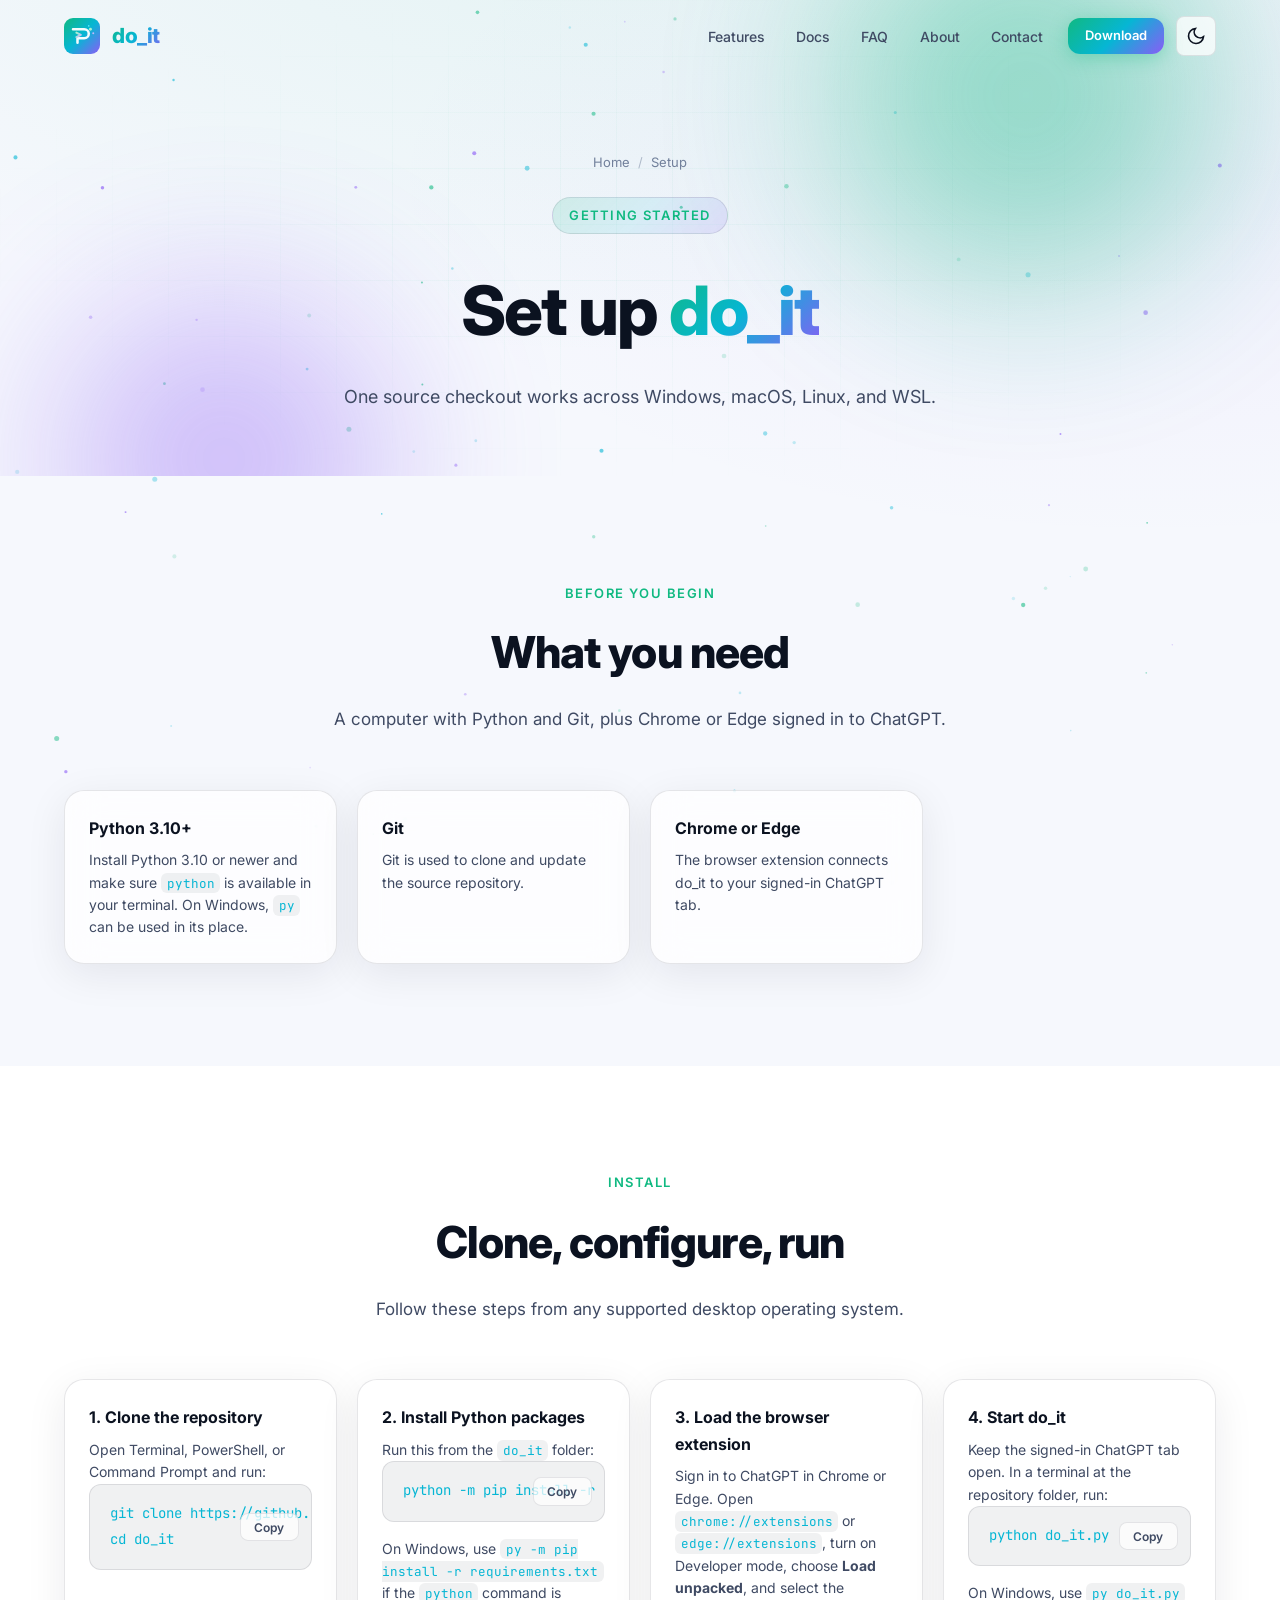
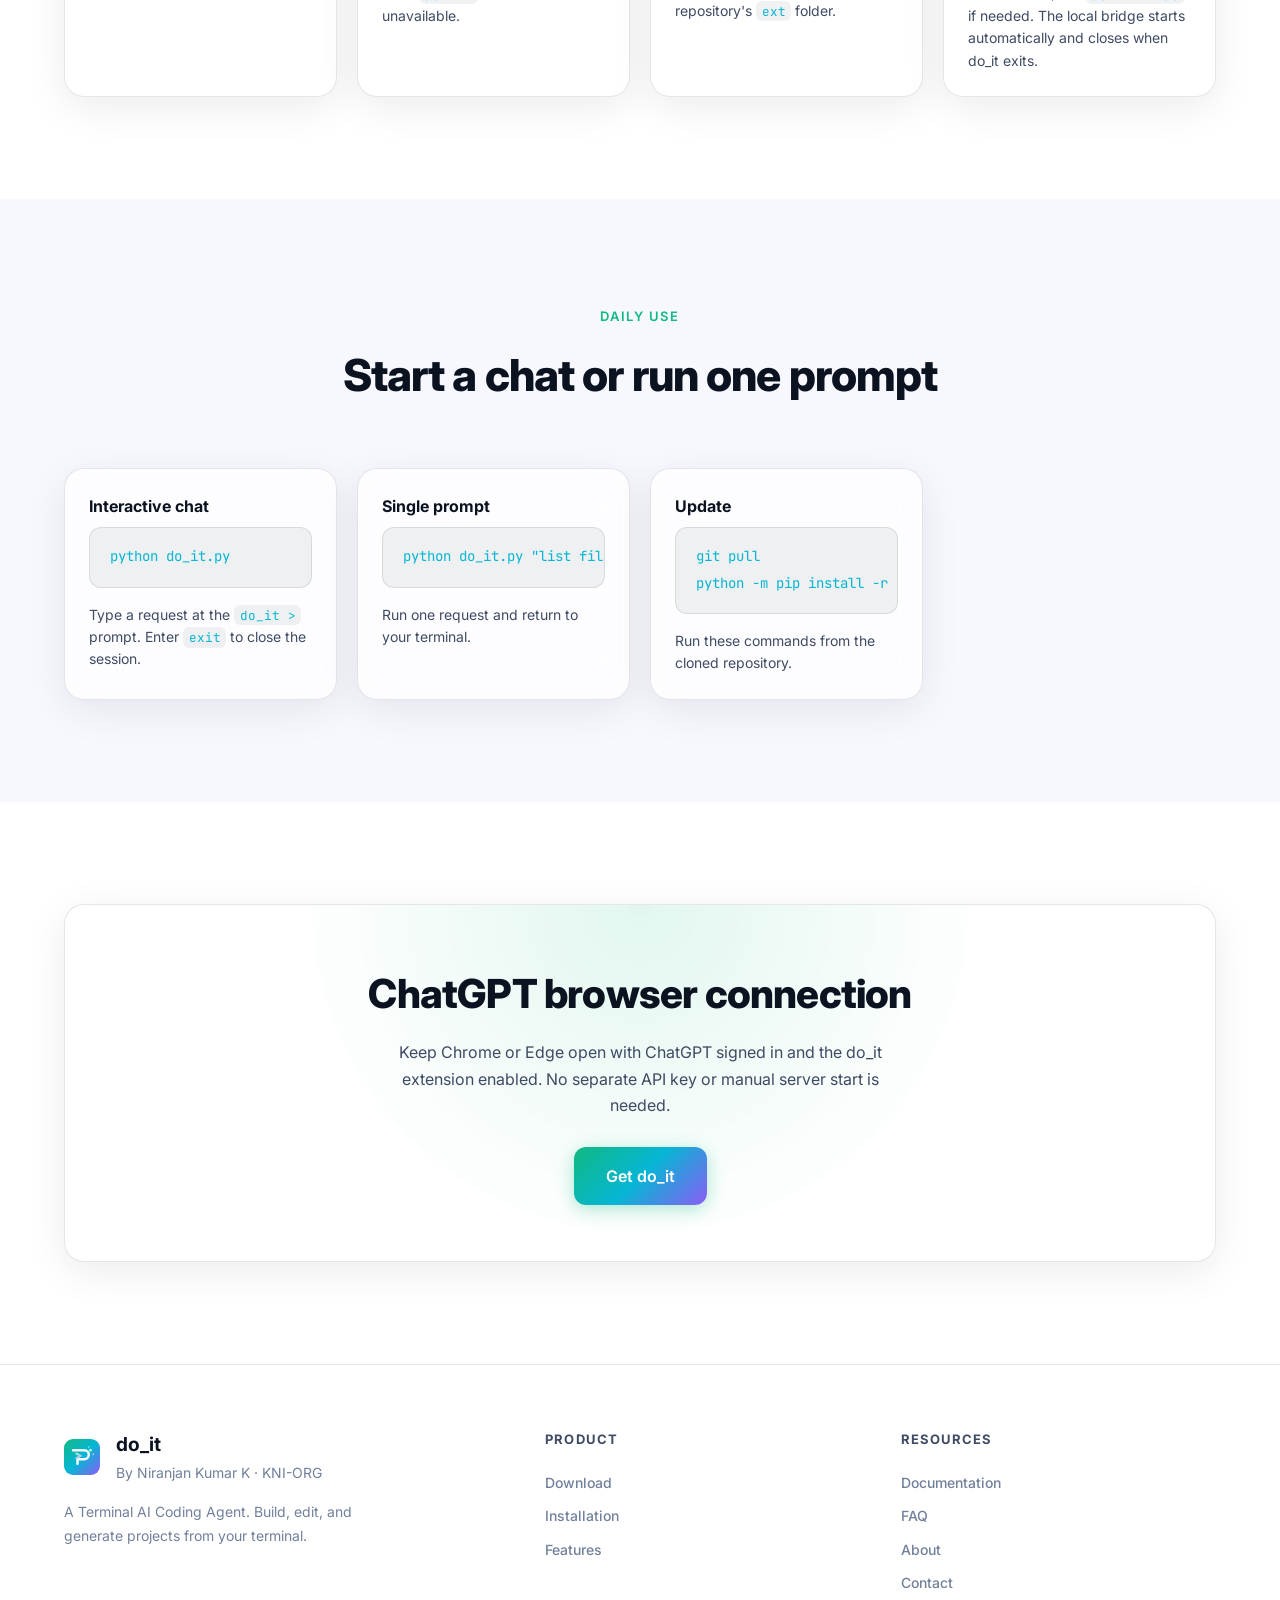
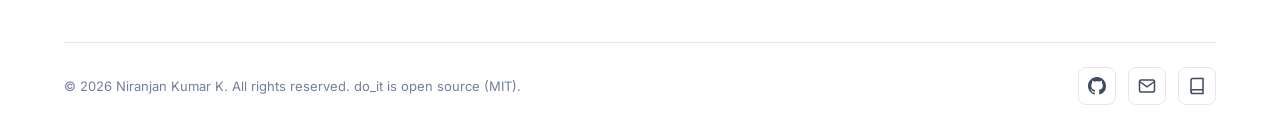
<file: do_it/install.html>
<!DOCTYPE html>
<html lang="en" data-theme="dark">
<head>
  <meta charset="UTF-8">
  <meta name="viewport" content="width=device-width, initial-scale=1.0">
  <meta name="description" content="Clone, configure, and run do_it on Windows, macOS, Linux, or WSL.">
  <meta name="keywords" content="do_it, install, setup, CLI, Python">
  <meta name="author" content="Niranjan Kumar K">
  <meta name="theme-color" content="#10b981">
  <meta property="og:title" content="Install do_it — Terminal AI Coding Agent">
  <meta property="og:description" content="Clone the do_it repository, install Python dependencies, load the browser extension, and run the agent.">
  <meta property="og:type" content="website">
  <title>Setup — do_it</title>
  <link rel="icon" type="image/svg+xml" href="assets/images/logo.svg">
  <link rel="preconnect" href="https://fonts.googleapis.com">
  <link rel="preconnect" href="https://fonts.gstatic.com" crossorigin>
  <link href="https://fonts.googleapis.com/css2?family=Inter:wght@400;500;600;700;800&family=JetBrains+Mono:wght@400;500;600&display=swap" rel="stylesheet">
  <link rel="stylesheet" href="css/styles.css">
</head>
<body>
  <div id="loader" class="loader" aria-hidden="true">
    <div class="loader__content">
      <img src="assets/images/logo.svg" alt="" class="loader__logo" width="72" height="72">
      <div class="loader__spinner"></div>
      <p class="loader__text">Loading do_it</p>
    </div>
  </div>
  <canvas id="particles" aria-hidden="true"></canvas>
  <div class="scroll-progress" aria-hidden="true"><div class="scroll-progress__bar" id="scrollProgress"></div></div>

  <header class="header" id="header">
    <nav class="nav container" aria-label="Main navigation">
      <a href="index.html" class="nav__brand">
        <img src="assets/images/logo.svg" alt="do_it logo" width="36" height="36">
        <span class="gradient-text">do_it</span>
      </a>
      <button class="nav__toggle" id="navToggle" aria-label="Toggle menu" aria-expanded="false">
        <span></span><span></span><span></span>
      </button>
      <ul class="nav__menu" id="navMenu">
        <li><a href="features.html" class="nav__link">Features</a></li>
        <li><a href="docs.html" class="nav__link">Docs</a></li>
        <li><a href="faq.html" class="nav__link">FAQ</a></li>
        <li><a href="about.html" class="nav__link">About</a></li>
        <li><a href="contact.html" class="nav__link">Contact</a></li>
        <li class="nav__cta">
          <a href="download.html" class="btn btn--primary btn--sm ripple">Download</a>
        </li>
        <li>
          <button class="theme-toggle" id="themeToggle" aria-label="Toggle dark/light mode">
            <svg class="icon-sun" xmlns="http://www.w3.org/2000/svg" viewBox="0 0 24 24" fill="none" stroke="currentColor" stroke-width="2"><circle cx="12" cy="12" r="5"/><path d="M12 1v2M12 21v2M4.22 4.22l1.42 1.42M18.36 18.36l1.42 1.42M1 12h2M21 12h2M4.22 19.78l1.42-1.42M18.36 5.64l1.42-1.42"/></svg>
            <svg class="icon-moon" xmlns="http://www.w3.org/2000/svg" viewBox="0 0 24 24" fill="none" stroke="currentColor" stroke-width="2"><path d="M21 12.79A9 9 0 1 1 11.21 3 7 7 0 0 0 21 12.79z"/></svg>
          </button>
        </li>
      </ul>
    </nav>
  </header>

  <main>
  <section class="page-hero">
    <div class="page-hero__orb page-hero__orb--1" aria-hidden="true"></div><div class="page-hero__orb page-hero__orb--2" aria-hidden="true"></div><div class="page-hero__grid" aria-hidden="true"></div>
    <div class="container"><nav class="breadcrumb" aria-label="Breadcrumb"><a href="index.html">Home</a><span class="sep">/</span><span>Setup</span></nav><div class="page-hero__badge reveal">Getting started</div><h1 class="reveal">Set up <span class="gradient-text">do_it</span></h1><p class="reveal">One source checkout works across Windows, macOS, Linux, and WSL.</p></div>
  </section>
  <section class="section"><div class="container">
    <div class="section__header reveal"><span class="section__label">Before you begin</span><h2 class="section__title">What you need</h2><p class="section__subtitle">A computer with Python and Git, plus Chrome or Edge signed in to ChatGPT.</p></div>
    <div class="info-cards">
      <article class="info-card glass reveal"><h4>Python 3.10+</h4><p>Install Python 3.10 or newer and make sure <code>python</code> is available in your terminal. On Windows, <code>py</code> can be used in its place.</p></article>
      <article class="info-card glass reveal"><h4>Git</h4><p>Git is used to clone and update the source repository.</p></article>
      <article class="info-card glass reveal"><h4>Chrome or Edge</h4><p>The browser extension connects do_it to your signed-in ChatGPT tab.</p></article>
    </div>
  </div></section>
  <section class="section section--alt"><div class="container">
    <div class="section__header reveal"><span class="section__label">Install</span><h2 class="section__title">Clone, configure, run</h2><p class="section__subtitle">Follow these steps from any supported desktop operating system.</p></div>
    <div class="info-cards">
      <article class="info-card glass reveal"><h4>1. Clone the repository</h4><p>Open Terminal, PowerShell, or Command Prompt and run:</p><div class="code-block"><pre><code>git clone https://github.com/kni1514/do_it.git
cd do_it</code></pre><button class="code-block__copy ripple" data-copy="git clone https://github.com/kni1514/do_it.git
cd do_it" aria-label="Copy clone commands">Copy</button></div></article>
      <article class="info-card glass reveal"><h4>2. Install Python packages</h4><p>Run this from the <code>do_it</code> folder:</p><div class="code-block"><pre><code>python -m pip install -r requirements.txt</code></pre><button class="code-block__copy ripple" data-copy="python -m pip install -r requirements.txt" aria-label="Copy dependency command">Copy</button></div><p>On Windows, use <code>py -m pip install -r requirements.txt</code> if the <code>python</code> command is unavailable.</p></article>
      <article class="info-card glass reveal"><h4>3. Load the browser extension</h4><p>Sign in to ChatGPT in Chrome or Edge. Open <code>chrome://extensions</code> or <code>edge://extensions</code>, turn on Developer mode, choose <strong>Load unpacked</strong>, and select the repository's <code>ext</code> folder.</p></article>
      <article class="info-card glass reveal"><h4>4. Start do_it</h4><p>Keep the signed-in ChatGPT tab open. In a terminal at the repository folder, run:</p><div class="code-block"><pre><code>python do_it.py</code></pre><button class="code-block__copy ripple" data-copy="python do_it.py" aria-label="Copy start command">Copy</button></div><p>On Windows, use <code>py do_it.py</code> if needed. The local bridge starts automatically and closes when do_it exits.</p></article>
    </div>
  </div></section>
  <section class="section"><div class="container"><div class="section__header reveal"><span class="section__label">Daily use</span><h2 class="section__title">Start a chat or run one prompt</h2></div><div class="info-cards"><article class="info-card glass reveal"><h4>Interactive chat</h4><div class="code-block"><pre><code>python do_it.py</code></pre></div><p>Type a request at the <code>do_it &gt;</code> prompt. Enter <code>exit</code> to close the session.</p></article><article class="info-card glass reveal"><h4>Single prompt</h4><div class="code-block"><pre><code>python do_it.py "list files in this project"</code></pre></div><p>Run one request and return to your terminal.</p></article><article class="info-card glass reveal"><h4>Update</h4><div class="code-block"><pre><code>git pull
python -m pip install -r requirements.txt</code></pre></div><p>Run these commands from the cloned repository.</p></article></div></div></section>
  <section class="section section--alt"><div class="container"><div class="cta-banner glass reveal"><h2>ChatGPT browser connection</h2><p>Keep Chrome or Edge open with ChatGPT signed in and the do_it extension enabled. No separate API key or manual server start is needed.</p><a href="download.html" class="btn btn--primary btn--lg ripple">Get do_it</a></div></div></section>
</main>

  <footer class="footer">
    <div class="container">
      <div class="footer__inner">
        <div>
          <div class="footer__brand">
            <img src="assets/images/logo.svg" alt="" width="36" height="36">
            <div>
              <strong>do_it</strong>
              <p>By Niranjan Kumar K · KNI-ORG</p>
            </div>
          </div>
          <p class="footer__desc">A Terminal AI Coding Agent. Build, edit, and generate projects from your terminal.</p>
        </div>
        <div>
          <h4 class="footer__heading">Product</h4>
          <div class="footer__links">
            <a href="download.html">Download</a>
            <a href="install.html">Installation</a>
            <a href="features.html">Features</a>
          </div>
        </div>
        <div>
          <h4 class="footer__heading">Resources</h4>
          <div class="footer__links">
            <a href="docs.html">Documentation</a>
            <a href="faq.html">FAQ</a>
            <a href="about.html">About</a>
            <a href="contact.html">Contact</a>
          </div>
        </div>
      </div>
      <div class="footer__bottom">
        <p>&copy; 2026 Niranjan Kumar K. All rights reserved. do_it is open source (MIT).</p>
        <div class="footer__socials">
          <a href="https://github.com/hacker1514" target="_blank" rel="noopener noreferrer" aria-label="GitHub"><svg xmlns="http://www.w3.org/2000/svg" viewBox="0 0 24 24" fill="currentColor"><path d="M12 0C5.37 0 0 5.37 0 12c0 5.31 3.435 9.795 8.205 11.385.6.105.825-.255.825-.57 0-.285-.015-1.23-.015-2.235-3.015.555-3.795-.735-4.035-1.395-.135-.345-.72-1.395-1.23-1.695-.42-.225-1.02-.78-.015-.795.945-.015 1.62.87 1.845 1.23 1.08 1.815 2.805 1.305 3.495.99.105-.78.42-1.305.765-1.605-2.67-.3-5.46-1.335-5.46-5.925 0-1.305.465-2.385 1.23-3.225-.12-.3-.54-1.53.12-3.18 0 0 1.005-.315 3.3 1.23.96-.27 1.98-.405 3-.405s2.04.135 3 .405c2.295-1.56 3.3-1.23 3.3-1.23.66 1.65.24 2.88.12 3.18.765.84 1.23 1.905 1.23 3.225 0 4.605-2.805 5.625-5.475 5.925.435.375.81 1.095.81 2.22 0 1.605-.015 2.895-.015 3.3 0 .315.225.69.825.57A12.02 12.02 0 0 0 24 12c0-6.63-5.37-12-12-12z"/></svg></a>
          <a href="mailto:hackerenvironment1514@gmail.com" aria-label="Email"><svg xmlns="http://www.w3.org/2000/svg" viewBox="0 0 24 24" fill="none" stroke="currentColor" stroke-width="2"><path d="M4 4h16c1.1 0 2 .9 2 2v12c0 1.1-.9 2-2 2H4c-1.1 0-2-.9-2-2V6c0-1.1.9-2 2-2z"/><polyline points="22,6 12,13 2,6"/></svg></a>
          <a href="docs.html" aria-label="Documentation"><svg xmlns="http://www.w3.org/2000/svg" viewBox="0 0 24 24" fill="none" stroke="currentColor" stroke-width="2"><path d="M4 19.5A2.5 2.5 0 0 1 6.5 17H20"/><path d="M6.5 2H20v20H6.5A2.5 2.5 0 0 1 4 19.5v-15A2.5 2.5 0 0 1 6.5 2z"/></svg></a>
        </div>
      </div>
    </div>
  </footer>

  <button class="back-to-top" id="backToTop" aria-label="Back to top"><svg xmlns="http://www.w3.org/2000/svg" viewBox="0 0 24 24" fill="none" stroke="currentColor" stroke-width="2"><polyline points="18 15 12 9 6 15"/></svg></button>
  <div class="toast" id="toast" role="status" aria-live="polite"></div>
  <script src="js/main.js"></script>
</body>
</html>
</file>
<file: do_it/css/styles.css>
:root {
  
  --bg-primary: #05070d;
  --bg-secondary: #0a0f1a;
  --bg-tertiary: #111827;
  --text-primary: #f2f6ff;
  --text-secondary: #a6b2d0;
  --text-muted: #64748b;
  --accent-primary: #10b981;
  --accent-secondary: #06b6d4;
  --accent-tertiary: #8b5cf6;
  --gradient-primary: linear-gradient(135deg, #10b981 0%, #06b6d4 50%, #8b5cf6 100%);
  --gradient-subtle: linear-gradient(135deg, rgba(16, 185, 129, 0.14) 0%, rgba(6, 182, 212, 0.1) 50%, rgba(139, 92, 246, 0.14) 100%);
  --glass-bg: rgba(255, 255, 255, 0.045);
  --glass-border: rgba(255, 255, 255, 0.09);
  --glass-shadow: 0 10px 40px rgba(0, 0, 0, 0.45);
  --header-bg: rgba(5, 7, 13, 0.82);
  --code-bg: rgba(0, 0, 0, 0.45);
  --scrollbar-track: #0a0f1a;
  --scrollbar-thumb: #10b981;
  --success: #22c55e;
  --danger: #ef4444;
  --warning: #f59e0b;

  
  --font-sans: 'Inter', system-ui, -apple-system, sans-serif;
  --font-mono: 'JetBrains Mono', 'Fira Code', monospace;

  
  --container-max: 1200px;
  --section-padding: clamp(4rem, 8vw, 7rem);
  --radius-sm: 8px;
  --radius-md: 12px;
  --radius-lg: 20px;
  --radius-xl: 28px;

  
  --transition-fast: 0.2s ease;
  --transition-base: 0.3s ease;
  --transition-slow: 0.5s ease;
}


[data-theme="light"] {
  --bg-primary: #f6f8fd;
  --bg-secondary: #ffffff;
  --bg-tertiary: #eef1f9;
  --text-primary: #0b1220;
  --text-secondary: #3f4a63;
  --text-muted: #71809b;
  --glass-bg: rgba(255, 255, 255, 0.75);
  --glass-border: rgba(11, 18, 32, 0.1);
  --glass-shadow: 0 10px 40px rgba(11, 18, 32, 0.08);
  --header-bg: rgba(246, 248, 253, 0.9);
  --code-bg: rgba(11, 18, 32, 0.06);
  --scrollbar-track: #eef1f9;
  --scrollbar-thumb: #10b981;
}


*,
*::before,
*::after {
  box-sizing: border-box;
  margin: 0;
  padding: 0;
}

html {
  scroll-behavior: smooth;
  scroll-padding-top: 84px;
}

body {
  font-family: var(--font-sans);
  font-size: 16px;
  line-height: 1.65;
  color: var(--text-primary);
  background-color: var(--bg-primary);
  overflow-x: hidden;
  transition: background-color var(--transition-base), color var(--transition-base);
}

body.loaded {
  overflow: auto;
}

body::before {
  content: '';
  position: fixed;
  inset: 0;
  z-index: -2;
  background:
    radial-gradient(ellipse 80% 50% at 50% -10%, rgba(16, 185, 129, 0.08), transparent),
    radial-gradient(ellipse 60% 40% at 90% 20%, rgba(139, 92, 246, 0.06), transparent),
    var(--bg-primary);
  transition: background var(--transition-base);
}

img {
  max-width: 100%;
  height: auto;
  display: block;
}

a {
  color: var(--accent-secondary);
  text-decoration: none;
  transition: color var(--transition-fast);
}

a:hover {
  color: var(--accent-primary);
}

ul {
  list-style: none;
}

button {
  font-family: var(--font-sans);
}

code {
  font-family: var(--font-mono);
  font-size: 0.9em;
  background: var(--code-bg);
  padding: 0.15em 0.45em;
  border-radius: 6px;
  color: var(--accent-secondary);
}

::selection {
  background: rgba(16, 185, 129, 0.35);
  color: #fff;
}


::-webkit-scrollbar {
  width: 10px;
  height: 10px;
}

::-webkit-scrollbar-track {
  background: var(--scrollbar-track);
}

::-webkit-scrollbar-thumb {
  background: linear-gradient(180deg, #10b981, #8b5cf6);
  border-radius: 6px;
}

::-webkit-scrollbar-thumb:hover {
  background: var(--accent-secondary);
}


.container {
  width: 100%;
  max-width: var(--container-max);
  margin: 0 auto;
  padding: 0 1.5rem;
}

.glass {
  background: var(--glass-bg);
  backdrop-filter: blur(18px);
  -webkit-backdrop-filter: blur(18px);
  border: 1px solid var(--glass-border);
  border-radius: var(--radius-lg);
  box-shadow: var(--glass-shadow);
}

.gradient-text {
  background: var(--gradient-primary);
  -webkit-background-clip: text;
  background-clip: text;
  -webkit-text-fill-color: transparent;
}

.reveal {
  opacity: 0;
  transform: translateY(30px);
  transition: opacity 0.7s ease, transform 0.7s ease;
}

.reveal.visible {
  opacity: 1;
  transform: translateY(0);
}

.animated-arrow {
  animation: bounce 2s ease-in-out infinite;
}

.visually-hidden {
  position: absolute;
  width: 1px;
  height: 1px;
  margin: -1px;
  padding: 0;
  overflow: hidden;
  clip: rect(0 0 0 0);
  white-space: nowrap;
  border: 0;
}


#particles {
  position: fixed;
  inset: 0;
  z-index: -1;
  pointer-events: none;
}


.loader {
  position: fixed;
  inset: 0;
  z-index: 9999;
  display: flex;
  align-items: center;
  justify-content: center;
  background: var(--bg-primary);
  transition: opacity 0.5s ease, visibility 0.5s ease;
}

.loader.hidden {
  opacity: 0;
  visibility: hidden;
  pointer-events: none;
}

.loader__content {
  text-align: center;
}

.loader__logo {
  margin: 0 auto 1.5rem;
  animation: pulse 2s ease-in-out infinite;
  filter: drop-shadow(0 8px 24px rgba(16, 185, 129, 0.4));
}

.loader__spinner {
  width: 42px;
  height: 42px;
  margin: 0 auto 1rem;
  border: 3px solid var(--glass-border);
  border-top-color: var(--accent-primary);
  border-right-color: var(--accent-tertiary);
  border-radius: 50%;
  animation: spin 0.8s linear infinite;
}

.loader__text {
  color: var(--text-secondary);
  font-weight: 500;
}


.scroll-progress {
  position: fixed;
  top: 0;
  left: 0;
  width: 100%;
  height: 3px;
  z-index: 1001;
  background: transparent;
}

.scroll-progress__bar {
  height: 100%;
  width: 0%;
  background: var(--gradient-primary);
  transition: width 0.1s linear;
}


.header {
  position: fixed;
  top: 0;
  left: 0;
  right: 0;
  z-index: 1000;
  transition: background var(--transition-base), box-shadow var(--transition-base), border-color var(--transition-base);
  border-bottom: 1px solid transparent;
}

.header.scrolled {
  background: var(--header-bg);
  backdrop-filter: blur(18px);
  -webkit-backdrop-filter: blur(18px);
  border-bottom-color: var(--glass-border);
  box-shadow: 0 4px 24px rgba(0, 0, 0, 0.3);
}

.nav {
  display: flex;
  align-items: center;
  justify-content: space-between;
  height: 72px;
}

.nav__brand {
  display: flex;
  align-items: center;
  gap: 0.75rem;
  font-weight: 800;
  font-size: 1.3rem;
  color: var(--text-primary);
  letter-spacing: -0.02em;
}

.nav__brand:hover {
  color: var(--accent-primary);
}

.nav__brand .gradient-text {
  -webkit-text-fill-color: transparent;
}

.nav__menu {
  display: flex;
  align-items: center;
  gap: 0.25rem;
}

.nav__link {
  padding: 0.5rem 0.85rem;
  font-size: 0.875rem;
  font-weight: 500;
  color: var(--text-secondary);
  border-radius: var(--radius-sm);
  transition: color var(--transition-fast), background var(--transition-fast);
}

.nav__link:hover {
  color: var(--text-primary);
  background: var(--glass-bg);
}

.nav__link.active {
  color: var(--accent-primary);
  background: var(--gradient-subtle);
}

.nav__cta {
  margin-left: 0.5rem;
}

.nav__toggle {
  display: none;
  flex-direction: column;
  gap: 5px;
  background: none;
  border: none;
  cursor: pointer;
  padding: 0.5rem;
}

.nav__toggle span {
  display: block;
  width: 24px;
  height: 2px;
  background: var(--text-primary);
  transition: transform var(--transition-base), opacity var(--transition-base);
}

.nav__toggle.active span:nth-child(1) {
  transform: translateY(7px) rotate(45deg);
}

.nav__toggle.active span:nth-child(2) {
  opacity: 0;
}

.nav__toggle.active span:nth-child(3) {
  transform: translateY(-7px) rotate(-45deg);
}

.theme-toggle {
  display: flex;
  align-items: center;
  justify-content: center;
  width: 40px;
  height: 40px;
  margin-left: 0.5rem;
  background: var(--glass-bg);
  border: 1px solid var(--glass-border);
  border-radius: var(--radius-sm);
  cursor: pointer;
  color: var(--text-primary);
  transition: background var(--transition-fast), transform var(--transition-fast);
}

.theme-toggle:hover {
  background: var(--glass-border);
  transform: scale(1.05);
}

.theme-toggle svg {
  width: 20px;
  height: 20px;
}

[data-theme="dark"] .icon-sun { display: block; }
[data-theme="dark"] .icon-moon { display: none; }
[data-theme="light"] .icon-sun { display: none; }
[data-theme="light"] .icon-moon { display: block; }


.btn {
  display: inline-flex;
  align-items: center;
  justify-content: center;
  gap: 0.5rem;
  padding: 0.78rem 1.6rem;
  font-family: var(--font-sans);
  font-size: 0.9375rem;
  font-weight: 600;
  border-radius: var(--radius-md);
  border: none;
  cursor: pointer;
  transition: transform var(--transition-fast), box-shadow var(--transition-fast), background var(--transition-fast);
  position: relative;
  overflow: hidden;
  white-space: nowrap;
}

.btn--primary {
  background: var(--gradient-primary);
  color: #fff;
  box-shadow: 0 4px 18px rgba(16, 185, 129, 0.35);
}

.btn--primary:hover {
  transform: translateY(-2px);
  box-shadow: 0 8px 28px rgba(16, 185, 129, 0.45);
  color: #fff;
}

.btn--secondary {
  background: var(--glass-bg);
  color: var(--text-primary);
  border: 1px solid var(--glass-border);
}

.btn--secondary:hover {
  background: var(--glass-border);
  transform: translateY(-2px);
  color: var(--text-primary);
}

.btn--ghost {
  background: transparent;
  color: var(--text-secondary);
  border: 1px solid var(--glass-border);
}

.btn--ghost:hover {
  color: var(--text-primary);
  border-color: var(--accent-primary);
  transform: translateY(-2px);
}

.btn--sm {
  padding: 0.45rem 1.05rem;
  font-size: 0.8125rem;
}

.btn--lg {
  padding: 1rem 2rem;
  font-size: 1rem;
}

.btn svg {
  width: 18px;
  height: 18px;
}


.ripple {
  position: relative;
  overflow: hidden;
}

.ripple-effect {
  position: absolute;
  border-radius: 50%;
  background: rgba(255, 255, 255, 0.4);
  transform: scale(0);
  animation: ripple 0.6s ease-out;
  pointer-events: none;
}


.hero {
  position: relative;
  min-height: 100vh;
  display: flex;
  align-items: center;
  padding: calc(72px + 3rem) 0 4rem;
  overflow: hidden;
}

.hero__bg {
  position: absolute;
  inset: 0;
  z-index: 0;
}

.hero__orb {
  position: absolute;
  border-radius: 50%;
  filter: blur(90px);
  opacity: 0.55;
  animation: float 10s ease-in-out infinite;
}

.hero__orb--1 {
  width: 520px;
  height: 520px;
  background: #10b981;
  top: -12%;
  right: -10%;
  animation-delay: 0s;
}

.hero__orb--2 {
  width: 420px;
  height: 420px;
  background: #8b5cf6;
  bottom: -8%;
  left: -6%;
  animation-delay: -3s;
}

.hero__orb--3 {
  width: 300px;
  height: 300px;
  background: #06b6d4;
  top: 42%;
  left: 34%;
  animation-delay: -5s;
}

.hero__grid {
  position: absolute;
  inset: 0;
  background-image:
    linear-gradient(rgba(16, 185, 129, 0.04) 1px, transparent 1px),
    linear-gradient(90deg, rgba(16, 185, 129, 0.04) 1px, transparent 1px);
  background-size: 56px 56px;
  mask-image: radial-gradient(ellipse at center, black 15%, transparent 72%);
}

.hero__content {
  position: relative;
  z-index: 1;
  text-align: center;
  max-width: 860px;
  margin: 0 auto;
}

.hero__badge {
  display: inline-flex;
  align-items: center;
  gap: 0.5rem;
  padding: 0.42rem 1.05rem;
  margin-bottom: 1.75rem;
  font-size: 0.8125rem;
  font-weight: 500;
  color: var(--accent-primary);
  background: var(--gradient-subtle);
  border: 1px solid var(--glass-border);
  border-radius: 50px;
}

.hero__badge .dot {
  width: 8px;
  height: 8px;
  border-radius: 50%;
  background: var(--accent-primary);
  animation: pulse 2s ease-in-out infinite;
}

.hero__logo {
  margin: 0 auto 1.5rem;
  filter: drop-shadow(0 8px 24px rgba(16, 185, 129, 0.4));
}

.hero__title {
  font-size: clamp(3.2rem, 9vw, 5.75rem);
  font-weight: 800;
  letter-spacing: -0.04em;
  line-height: 1.05;
  margin-bottom: 0.75rem;
}

.hero__tagline {
  font-size: clamp(1.15rem, 3vw, 1.6rem);
  font-weight: 500;
  color: var(--text-secondary);
  margin-bottom: 1.25rem;
}

.hero__desc {
  font-size: 1.0625rem;
  color: var(--text-muted);
  max-width: 620px;
  margin: 0 auto 2.25rem;
  line-height: 1.75;
}

.hero__actions {
  display: flex;
  flex-wrap: wrap;
  gap: 0.85rem;
  justify-content: center;
  margin-bottom: 3rem;
}

.hero__stats {
  display: flex;
  gap: 2.5rem;
  justify-content: center;
  flex-wrap: wrap;
  margin-bottom: 3rem;
}

.hero__stat {
  font-size: 0.875rem;
  color: var(--text-muted);
}

.hero__stat span {
  display: block;
  font-size: 1.6rem;
  font-weight: 700;
  background: var(--gradient-primary);
  -webkit-background-clip: text;
  background-clip: text;
  -webkit-text-fill-color: transparent;
}


.terminal {
  max-width: 720px;
  margin: 0 auto;
  text-align: left;
  overflow: hidden;
  transform: perspective(1200px) rotateX(4deg);
  transition: transform var(--transition-slow);
}

.terminal:hover {
  transform: perspective(1200px) rotateX(0deg);
}

.terminal__bar {
  display: flex;
  align-items: center;
  gap: 0.5rem;
  padding: 0.85rem 1.25rem;
  background: rgba(0, 0, 0, 0.5);
  border-bottom: 1px solid var(--glass-border);
}

.terminal__dot {
  width: 12px;
  height: 12px;
  border-radius: 50%;
}

.terminal__dot--r { background: #ff5f57; }
.terminal__dot--y { background: #febc2e; }
.terminal__dot--g { background: #28c840; }

.terminal__title {
  margin-left: 0.5rem;
  font-size: 0.8125rem;
  color: var(--text-muted);
  font-family: var(--font-mono);
}

.terminal__body {
  padding: 1.5rem 1.75rem;
  background: rgba(0, 0, 0, 0.45);
  font-family: var(--font-mono);
  font-size: 0.9rem;
  line-height: 1.8;
  min-height: 220px;
}

.terminal__line {
  color: var(--text-secondary);
  white-space: pre-wrap;
  word-break: break-word;
}

.terminal__line .prompt {
  color: var(--accent-primary);
  font-weight: 600;
}

.terminal__line .cmd {
  color: var(--text-primary);
}

.terminal__line .ok {
  color: var(--success);
}

.terminal__line .err {
  color: var(--danger);
}

.terminal__line .dim {
  color: var(--text-muted);
}

.terminal__cursor {
  display: inline-block;
  width: 9px;
  height: 1.15em;
  background: var(--accent-secondary);
  vertical-align: text-bottom;
  animation: blink 1s step-end infinite;
}


.section {
  padding: var(--section-padding) 0;
  position: relative;
}

.section--alt {
  background: var(--bg-secondary);
}

.section__header {
  text-align: center;
  max-width: 680px;
  margin: 0 auto 3.5rem;
}

.section__label {
  display: inline-block;
  font-size: 0.8125rem;
  font-weight: 600;
  text-transform: uppercase;
  letter-spacing: 0.12em;
  color: var(--accent-primary);
  margin-bottom: 0.75rem;
}

.section__title {
  font-size: clamp(2rem, 5vw, 2.75rem);
  font-weight: 800;
  letter-spacing: -0.02em;
  margin-bottom: 1rem;
}

.section__subtitle {
  font-size: 1.0625rem;
  color: var(--text-secondary);
  line-height: 1.7;
}


.page-hero {
  position: relative;
  padding: calc(72px + 5rem) 0 4rem;
  text-align: center;
  overflow: hidden;
}

.page-hero__orb {
  position: absolute;
  border-radius: 50%;
  filter: blur(90px);
  opacity: 0.4;
  animation: float 10s ease-in-out infinite;
}

.page-hero__orb--1 {
  width: 380px;
  height: 380px;
  background: #10b981;
  top: -20%;
  right: 5%;
}

.page-hero__orb--2 {
  width: 320px;
  height: 320px;
  background: #8b5cf6;
  bottom: -30%;
  left: 5%;
  animation-delay: -4s;
}

.page-hero__grid {
  position: absolute;
  inset: 0;
  background-image:
    linear-gradient(rgba(16, 185, 129, 0.035) 1px, transparent 1px),
    linear-gradient(90deg, rgba(16, 185, 129, 0.035) 1px, transparent 1px);
  background-size: 56px 56px;
  mask-image: radial-gradient(ellipse at center, black 25%, transparent 75%);
}

.page-hero .container {
  position: relative;
  z-index: 1;
}

.page-hero__badge {
  display: inline-block;
  padding: 0.4rem 1rem;
  margin-bottom: 1.25rem;
  font-size: 0.8125rem;
  font-weight: 600;
  text-transform: uppercase;
  letter-spacing: 0.1em;
  color: var(--accent-primary);
  background: var(--gradient-subtle);
  border: 1px solid var(--glass-border);
  border-radius: 50px;
}

.page-hero h1 {
  font-size: clamp(2.6rem, 7vw, 4.25rem);
  font-weight: 800;
  letter-spacing: -0.03em;
  margin-bottom: 1rem;
}

.page-hero p {
  font-size: 1.125rem;
  color: var(--text-secondary);
  max-width: 620px;
  margin: 0 auto;
  line-height: 1.7;
}


.breadcrumb {
  display: flex;
  gap: 0.5rem;
  justify-content: center;
  margin-bottom: 1.5rem;
  font-size: 0.8125rem;
  color: var(--text-muted);
}

.breadcrumb a {
  color: var(--text-muted);
}

.breadcrumb a:hover {
  color: var(--accent-primary);
}

.breadcrumb .sep {
  opacity: 0.5;
}


.features__grid {
  display: grid;
  grid-template-columns: repeat(auto-fill, minmax(290px, 1fr));
  gap: 1.5rem;
}

.feature-card {
  padding: 2.25rem 2rem;
  transition: transform var(--transition-base), box-shadow var(--transition-base), border-color var(--transition-base);
  position: relative;
  overflow: hidden;
}

.feature-card::before {
  content: '';
  position: absolute;
  inset: 0;
  background: radial-gradient(400px circle at var(--mx, 50%) var(--my, 50%), rgba(16, 185, 129, 0.08), transparent 60%);
  opacity: 0;
  transition: opacity var(--transition-base);
  pointer-events: none;
}

.feature-card:hover {
  transform: translateY(-8px);
  box-shadow: 0 16px 48px rgba(16, 185, 129, 0.14);
  border-color: rgba(16, 185, 129, 0.35);
}

.feature-card:hover::before {
  opacity: 1;
}

.feature-card__icon {
  width: 52px;
  height: 52px;
  display: flex;
  align-items: center;
  justify-content: center;
  background: var(--gradient-subtle);
  border-radius: var(--radius-md);
  margin-bottom: 1.25rem;
  border: 1px solid var(--glass-border);
}

.feature-card__icon svg {
  width: 26px;
  height: 26px;
  color: var(--accent-primary);
}

.feature-card h3 {
  font-size: 1.15rem;
  font-weight: 700;
  margin-bottom: 0.5rem;
}

.feature-card p {
  font-size: 0.9375rem;
  color: var(--text-secondary);
  line-height: 1.65;
}


.download__grid {
  display: grid;
  grid-template-columns: repeat(auto-fill, minmax(310px, 1fr));
  gap: 1.5rem;
}

.download-card {
  padding: 2.25rem 2rem;
  display: flex;
  flex-direction: column;
  transition: transform var(--transition-base), box-shadow var(--transition-base);
  position: relative;
  overflow: hidden;
}

.download-card::after {
  content: '';
  position: absolute;
  top: 0;
  left: 0;
  right: 0;
  height: 3px;
  background: var(--gradient-primary);
  opacity: 0;
  transition: opacity var(--transition-base);
}

.download-card:hover {
  transform: translateY(-8px);
  box-shadow: 0 16px 48px rgba(16, 185, 129, 0.14);
}

.download-card:hover::after {
  opacity: 1;
}

.download-card__top {
  display: flex;
  align-items: center;
  justify-content: space-between;
  margin-bottom: 1.25rem;
}

.download-card__icon {
  width: 56px;
  height: 56px;
  display: flex;
  align-items: center;
  justify-content: center;
  color: var(--accent-primary);
  background: var(--gradient-subtle);
  border: 1px solid var(--glass-border);
  border-radius: var(--radius-md);
}

.download-card__icon svg {
  width: 30px;
  height: 30px;
}

.download-card__version {
  font-size: 0.75rem;
  font-weight: 600;
  color: var(--accent-primary);
  background: var(--gradient-subtle);
  border: 1px solid var(--glass-border);
  padding: 0.3rem 0.7rem;
  border-radius: 50px;
}

.download-card h3 {
  font-size: 1.25rem;
  font-weight: 700;
  margin-bottom: 0.6rem;
}

.download-card > p {
  font-size: 0.9rem;
  color: var(--text-secondary);
  line-height: 1.65;
  margin-bottom: 1.25rem;
  flex-grow: 1;
}

.download-card__reqs {
  padding: 1rem 1.25rem;
  margin-bottom: 1.5rem;
  background: var(--glass-bg);
  border: 1px solid var(--glass-border);
  border-radius: var(--radius-md);
  font-size: 0.8125rem;
  color: var(--text-muted);
}

.download-card__reqs strong {
  color: var(--text-secondary);
  display: block;
  margin-bottom: 0.3rem;
  font-size: 0.75rem;
  text-transform: uppercase;
  letter-spacing: 0.06em;
}

.download-card__actions {
  display: grid;
  grid-template-columns: 1fr 1fr;
  gap: 0.75rem;
}


.stats-grid {
  display: grid;
  grid-template-columns: repeat(auto-fill, minmax(190px, 1fr));
  gap: 1.5rem;
}

.stat-card {
  padding: 2.25rem 1.5rem;
  text-align: center;
  transition: transform var(--transition-base);
}

.stat-card:hover {
  transform: translateY(-6px);
}

.stat-card__number {
  display: block;
  font-size: clamp(2rem, 5vw, 3rem);
  font-weight: 800;
  background: var(--gradient-primary);
  -webkit-background-clip: text;
  background-clip: text;
  -webkit-text-fill-color: transparent;
  margin-bottom: 0.5rem;
}

.stat-card__label {
  font-size: 0.875rem;
  color: var(--text-secondary);
  font-weight: 500;
}


.gallery {
  display: grid;
  grid-template-columns: repeat(auto-fill, minmax(320px, 1fr));
  gap: 1.5rem;
}

.gallery__item {
  overflow: hidden;
  transition: transform var(--transition-base);
  position: relative;
  cursor: pointer;
}

.gallery__item:hover {
  transform: scale(1.02);
}

.gallery__item img {
  width: 100%;
  aspect-ratio: 16/10;
  object-fit: cover;
  display: block;
}

.gallery__item figcaption {
  padding: 1rem 1.25rem;
  text-align: center;
  font-weight: 600;
  font-size: 0.9375rem;
  color: var(--text-secondary);
  background: var(--glass-bg);
}

.gallery__item .gallery__tag {
  position: absolute;
  top: 1rem;
  left: 1rem;
  font-size: 0.7rem;
  font-weight: 700;
  text-transform: uppercase;
  letter-spacing: 0.08em;
  color: #fff;
  background: var(--gradient-primary);
  padding: 0.3rem 0.75rem;
  border-radius: 50px;
}


.testimonials__grid {
  display: grid;
  grid-template-columns: repeat(auto-fill, minmax(300px, 1fr));
  gap: 1.5rem;
}

.testimonial-card {
  padding: 2rem;
  transition: transform var(--transition-base);
}

.testimonial-card:hover {
  transform: translateY(-6px);
}

.testimonial-card__quote {
  font-size: 0.95rem;
  color: var(--text-secondary);
  line-height: 1.7;
  margin-bottom: 1.5rem;
  position: relative;
  padding-left: 1.25rem;
  border-left: 3px solid var(--accent-primary);
}

.testimonial-card__author {
  display: flex;
  align-items: center;
  gap: 1rem;
}

.testimonial-card__avatar {
  width: 46px;
  height: 46px;
  border-radius: 50%;
  background: var(--gradient-primary);
  display: flex;
  align-items: center;
  justify-content: center;
  font-weight: 700;
  color: #fff;
  flex-shrink: 0;
}

.testimonial-card__name {
  font-weight: 600;
  font-size: 0.9375rem;
}

.testimonial-card__role {
  font-size: 0.8125rem;
  color: var(--text-muted);
}


.install-tabs {
  max-width: 760px;
  margin: 0 auto;
  overflow: hidden;
}

.install-tabs__nav {
  display: flex;
  border-bottom: 1px solid var(--glass-border);
  flex-wrap: wrap;
}

.install-tabs__btn {
  flex: 1;
  padding: 1rem 0.5rem;
  background: none;
  border: none;
  font-family: var(--font-sans);
  font-size: 0.875rem;
  font-weight: 600;
  color: var(--text-muted);
  cursor: pointer;
  transition: color var(--transition-fast), background var(--transition-fast);
  position: relative;
}

.install-tabs__btn:hover {
  color: var(--text-primary);
  background: var(--glass-bg);
}

.install-tabs__btn.active {
  color: var(--accent-primary);
}

.install-tabs__btn.active::after {
  content: '';
  position: absolute;
  bottom: -1px;
  left: 0;
  right: 0;
  height: 2px;
  background: var(--gradient-primary);
}

.install-tabs__panels {
  padding: 2rem;
}

.install-tabs__panel {
  display: none;
}

.install-tabs__panel.active {
  display: block;
  animation: fadeIn 0.35s ease;
}

.install-tabs__desc {
  color: var(--text-secondary);
  margin-bottom: 1.25rem;
  font-size: 0.9375rem;
}


.code-block {
  position: relative;
  margin-bottom: 1rem;
  background: var(--code-bg);
  border: 1px solid var(--glass-border);
  border-radius: var(--radius-md);
  overflow: hidden;
}

.code-block pre {
  padding: 1rem 5.5rem 1rem 1.25rem;
  overflow-x: auto;
}

.code-block code {
  font-family: var(--font-mono);
  font-size: 0.875rem;
  background: none;
  padding: 0;
  color: var(--accent-secondary);
}

.code-block__copy {
  position: absolute;
  top: 50%;
  right: 0.75rem;
  transform: translateY(-50%);
  padding: 0.35rem 0.85rem;
  font-size: 0.75rem;
  font-weight: 600;
  background: var(--glass-bg);
  border: 1px solid var(--glass-border);
  border-radius: var(--radius-sm);
  color: var(--text-secondary);
  cursor: pointer;
  transition: background var(--transition-fast), color var(--transition-fast);
}

.code-block__copy:hover {
  background: var(--accent-primary);
  color: #fff;
  border-color: var(--accent-primary);
}

.code-block__copy.copied {
  background: var(--success);
  color: #fff;
  border-color: var(--success);
}


.wizard {
  max-width: 640px;
  margin: 0 auto;
  padding: 2.5rem;
}

.wizard__step {
  display: none;
}

.wizard__step.active {
  display: block;
  animation: fadeIn 0.35s ease;
}

.wizard__title {
  font-size: 1.35rem;
  font-weight: 700;
  margin-bottom: 0.5rem;
}

.wizard__desc {
  color: var(--text-secondary);
  font-size: 0.9375rem;
  margin-bottom: 1.75rem;
}

.wizard__field {
  margin-bottom: 1.5rem;
}

.wizard__field label {
  display: block;
  font-size: 0.875rem;
  font-weight: 600;
  margin-bottom: 0.5rem;
  color: var(--text-secondary);
}

.wizard__field input {
  width: 100%;
  padding: 0.9rem 1.1rem;
  font-family: var(--font-sans);
  font-size: 0.9375rem;
  background: var(--code-bg);
  border: 1px solid var(--glass-border);
  border-radius: var(--radius-md);
  color: var(--text-primary);
  outline: none;
  transition: border-color var(--transition-fast), box-shadow var(--transition-fast);
}

.wizard__field input:focus {
  border-color: var(--accent-primary);
  box-shadow: 0 0 0 3px rgba(16, 185, 129, 0.15);
}

.wizard__field input::placeholder {
  color: var(--text-muted);
}

.wizard__hint {
  font-size: 0.8125rem;
  color: var(--text-muted);
  margin-top: 0.5rem;
}

.wizard__error {
  display: none;
  font-size: 0.875rem;
  color: var(--danger);
  margin-top: 0.75rem;
  padding: 0.75rem 1rem;
  background: rgba(239, 68, 68, 0.1);
  border: 1px solid rgba(239, 68, 68, 0.3);
  border-radius: var(--radius-md);
}

.wizard__error.show {
  display: block;
}

.wizard__actions {
  display: flex;
  gap: 0.85rem;
  margin-top: 1.75rem;
  flex-wrap: wrap;
}

.wizard__ok {
  display: none;
  padding: 1rem 1.25rem;
  margin-top: 1.25rem;
  background: rgba(34, 197, 94, 0.1);
  border: 1px solid rgba(34, 197, 94, 0.35);
  border-radius: var(--radius-md);
  color: var(--success);
  font-size: 0.9375rem;
}

.wizard__ok.show {
  display: block;
  animation: fadeIn 0.35s ease;
}


.docs-layout {
  display: grid;
  grid-template-columns: 260px 1fr;
  gap: 2.5rem;
  align-items: start;
}

.docs-sidebar {
  position: sticky;
  top: 96px;
  padding: 1.5rem;
}

.docs-sidebar h4 {
  font-size: 0.8125rem;
  text-transform: uppercase;
  letter-spacing: 0.08em;
  color: var(--text-muted);
  margin-bottom: 1rem;
}

.docs-sidebar nav a {
  display: block;
  padding: 0.55rem 0.9rem;
  margin-bottom: 0.25rem;
  font-size: 0.875rem;
  font-weight: 500;
  color: var(--text-secondary);
  border-radius: var(--radius-sm);
  transition: color var(--transition-fast), background var(--transition-fast);
}

.docs-sidebar nav a:hover {
  color: var(--text-primary);
  background: var(--glass-bg);
}

.docs-sidebar nav a.active {
  color: var(--accent-primary);
  background: var(--gradient-subtle);
}

.docs-content {
  min-width: 0;
}

.docs-section {
  margin-bottom: 3rem;
}

.docs-section h2 {
  font-size: 1.75rem;
  font-weight: 800;
  letter-spacing: -0.02em;
  margin-bottom: 1rem;
}

.docs-section h3 {
  font-size: 1.2rem;
  font-weight: 700;
  margin: 2rem 0 0.75rem;
}

.docs-section p {
  color: var(--text-secondary);
  margin-bottom: 1rem;
  line-height: 1.75;
}

.docs-section ul,
.docs-section ol {
  margin: 0 0 1.25rem 1.5rem;
  color: var(--text-secondary);
}

.docs-section li {
  margin-bottom: 0.5rem;
}


.folder-tree {
  padding: 1.5rem 1.75rem;
  font-family: var(--font-mono);
  font-size: 0.875rem;
  line-height: 1.9;
  color: var(--text-secondary);
  overflow-x: auto;
}

.folder-tree .dir {
  color: var(--accent-primary);
  font-weight: 600;
}

.folder-tree .file {
  color: var(--text-secondary);
}

.folder-tree .comment {
  color: var(--text-muted);
}


.info-cards {
  display: grid;
  grid-template-columns: repeat(auto-fill, minmax(220px, 1fr));
  gap: 1.25rem;
}

.info-card {
  padding: 1.5rem;
  transition: transform var(--transition-base);
}

.info-card:hover {
  transform: translateY(-5px);
}

.info-card h4 {
  font-size: 1rem;
  font-weight: 700;
  margin-bottom: 0.5rem;
  display: flex;
  align-items: center;
  gap: 0.5rem;
}

.info-card p {
  font-size: 0.875rem;
  color: var(--text-secondary);
  line-height: 1.6;
}


.data-table {
  width: 100%;
  border-collapse: collapse;
  margin: 1.25rem 0 1.75rem;
  overflow: hidden;
  border-radius: var(--radius-md);
}

.data-table th,
.data-table td {
  padding: 0.9rem 1.1rem;
  text-align: left;
  border-bottom: 1px solid var(--glass-border);
  font-size: 0.9rem;
}

.data-table th {
  font-size: 0.75rem;
  font-weight: 700;
  text-transform: uppercase;
  letter-spacing: 0.06em;
  color: var(--text-muted);
  background: var(--glass-bg);
}

.data-table td {
  color: var(--text-secondary);
}

.data-table td code {
  color: var(--accent-secondary);
}

.data-table tr:last-child td {
  border-bottom: none;
}


.timeline {
  position: relative;
  max-width: 720px;
  margin: 0 auto;
  padding-left: 2rem;
}

.timeline::before {
  content: '';
  position: absolute;
  left: 0;
  top: 0;
  bottom: 0;
  width: 2px;
  background: var(--gradient-primary);
}

.timeline__item {
  position: relative;
  margin-bottom: 2rem;
  padding-left: 2rem;
}

.timeline__dot {
  position: absolute;
  left: -2rem;
  top: 1.25rem;
  width: 14px;
  height: 14px;
  background: var(--accent-primary);
  border: 3px solid var(--bg-primary);
  border-radius: 50%;
  transform: translateX(-6px);
  box-shadow: 0 0 0 4px rgba(16, 185, 129, 0.2);
}

.timeline__content {
  padding: 1.25rem 1.5rem;
  transition: transform var(--transition-base);
}

.timeline__content:hover {
  transform: translateX(8px);
}

.timeline__content h3 {
  font-size: 1rem;
  font-weight: 700;
  margin-bottom: 0.35rem;
}

.timeline__content p {
  font-size: 0.875rem;
  color: var(--text-secondary);
}

.timeline__status {
  display: inline-block;
  margin-top: 0.5rem;
  font-size: 0.7rem;
  font-weight: 700;
  text-transform: uppercase;
  letter-spacing: 0.06em;
  padding: 0.25rem 0.65rem;
  border-radius: 50px;
}

.timeline__status--done {
  background: rgba(34, 197, 94, 0.12);
  color: var(--success);
  border: 1px solid rgba(34, 197, 94, 0.3);
}

.timeline__status--next {
  background: rgba(6, 182, 212, 0.12);
  color: var(--accent-secondary);
  border: 1px solid rgba(6, 182, 212, 0.3);
}

.timeline__status--soon {
  background: rgba(139, 92, 246, 0.12);
  color: var(--accent-tertiary);
  border: 1px solid rgba(139, 92, 246, 0.3);
}


.faq {
  max-width: 760px;
  margin: 0 auto;
  display: flex;
  flex-direction: column;
  gap: 0.85rem;
}

.faq__item {
  overflow: hidden;
  transition: box-shadow var(--transition-base), border-color var(--transition-base);
}

.faq__item[open] {
  box-shadow: 0 6px 24px rgba(16, 185, 129, 0.1);
  border-color: rgba(16, 185, 129, 0.3);
}

.faq__item summary {
  padding: 1.25rem 1.5rem;
  font-weight: 600;
  cursor: pointer;
  list-style: none;
  display: flex;
  align-items: center;
  justify-content: space-between;
  transition: color var(--transition-fast);
}

.faq__item summary::-webkit-details-marker {
  display: none;
}

.faq__item summary::after {
  content: '+';
  font-size: 1.35rem;
  color: var(--accent-primary);
  transition: transform var(--transition-base);
  flex-shrink: 0;
  margin-left: 1rem;
}

.faq__item[open] summary::after {
  transform: rotate(45deg);
}

.faq__item summary:hover {
  color: var(--accent-primary);
}

.faq__item p {
  padding: 0 1.5rem 1.25rem;
  color: var(--text-secondary);
  font-size: 0.9375rem;
  line-height: 1.7;
}

.faq__item p code {
  color: var(--accent-secondary);
}


.contact-grid {
  display: grid;
  grid-template-columns: repeat(auto-fill, minmax(210px, 1fr));
  gap: 1.25rem;
}

.contact-card {
  display: flex;
  flex-direction: column;
  align-items: center;
  gap: 0.75rem;
  padding: 2.25rem 1.5rem;
  text-align: center;
  color: var(--text-primary);
  transition: transform var(--transition-base), box-shadow var(--transition-base);
}

.contact-card:hover {
  transform: translateY(-6px);
  box-shadow: 0 14px 44px rgba(16, 185, 129, 0.14);
  color: var(--text-primary);
}

.contact-card svg {
  width: 34px;
  height: 34px;
  color: var(--accent-primary);
}

.contact-card h3 {
  font-size: 1rem;
  font-weight: 700;
}

.contact-card p {
  font-size: 0.8125rem;
  color: var(--text-muted);
  word-break: break-all;
}


.developer {
  display: grid;
  grid-template-columns: 1fr 1.2fr;
  gap: 3rem;
  align-items: start;
}

.developer__profile {
  padding: 2.75rem 2.5rem;
  text-align: center;
}

.developer__avatar {
  width: 120px;
  height: 120px;
  margin: 0 auto 1.5rem;
  display: flex;
  align-items: center;
  justify-content: center;
  background: var(--gradient-primary);
  border-radius: 50%;
  font-size: 2.75rem;
  font-weight: 800;
  color: #fff;
  overflow: hidden;
  box-shadow: 0 8px 32px rgba(16, 185, 129, 0.3);
}

.developer__avatar img {
  width: 100%;
  height: 100%;
  object-fit: cover;
}

.developer__profile h3 {
  font-size: 1.6rem;
  margin-bottom: 0.25rem;
}

.developer__title {
  color: var(--accent-primary);
  font-weight: 500;
  margin-bottom: 1.25rem;
}

.developer__bio {
  color: var(--text-secondary);
  font-size: 0.9375rem;
  line-height: 1.8;
  text-align: left;
}

.developer__links {
  display: flex;
  justify-content: center;
  gap: 0.75rem;
  margin-top: 1.5rem;
}

.developer__story p {
  color: var(--text-secondary);
  margin-bottom: 1rem;
  line-height: 1.8;
}

.developer__story h3 {
  font-size: 1.25rem;
  font-weight: 700;
  margin: 1.75rem 0 0.75rem;
}

.mission-grid {
  display: grid;
  grid-template-columns: repeat(auto-fill, minmax(240px, 1fr));
  gap: 1.5rem;
  margin-top: 2rem;
}

.mission-card {
  padding: 2rem;
  transition: transform var(--transition-base);
}

.mission-card:hover {
  transform: translateY(-6px);
}

.mission-card__icon {
  font-size: 2.25rem;
  margin-bottom: 1rem;
}

.mission-card h3 {
  font-size: 1.1rem;
  font-weight: 700;
  margin-bottom: 0.5rem;
}

.mission-card p {
  font-size: 0.9rem;
  color: var(--text-secondary);
  line-height: 1.65;
}


.error-page {
  min-height: 100vh;
  display: flex;
  align-items: center;
  justify-content: center;
  text-align: center;
  padding: 6rem 1.5rem 3rem;
  position: relative;
  overflow: hidden;
}

.error-page__orb {
  position: absolute;
  border-radius: 50%;
  filter: blur(100px);
  opacity: 0.4;
  animation: float 10s ease-in-out infinite;
}

.error-page__orb--1 {
  width: 420px;
  height: 420px;
  background: #10b981;
  top: -15%;
  left: -10%;
}

.error-page__orb--2 {
  width: 380px;
  height: 380px;
  background: #8b5cf6;
  bottom: -15%;
  right: -10%;
  animation-delay: -4s;
}

.error-page__code {
  font-size: clamp(6rem, 20vw, 11rem);
  font-weight: 800;
  letter-spacing: -0.04em;
  line-height: 1;
  background: var(--gradient-primary);
  -webkit-background-clip: text;
  background-clip: text;
  -webkit-text-fill-color: transparent;
  margin-bottom: 0.5rem;
}

.error-page__title {
  font-size: clamp(1.5rem, 4vw, 2.25rem);
  font-weight: 700;
  margin-bottom: 1rem;
}

.error-page__desc {
  color: var(--text-secondary);
  max-width: 460px;
  margin: 0 auto 2rem;
}


.footer {
  padding: 4rem 0 2rem;
  background: var(--bg-secondary);
  border-top: 1px solid var(--glass-border);
}

.footer__inner {
  display: grid;
  grid-template-columns: 1.4fr 1fr 1fr;
  gap: 2.5rem;
  text-align: left;
}

.footer__brand {
  display: flex;
  align-items: center;
  gap: 1rem;
  margin-bottom: 1rem;
}

.footer__brand strong {
  display: block;
  font-size: 1.2rem;
}

.footer__brand p {
  font-size: 0.875rem;
  color: var(--text-muted);
}

.footer__desc {
  font-size: 0.875rem;
  color: var(--text-muted);
  line-height: 1.7;
  max-width: 320px;
}

.footer__heading {
  font-size: 0.8125rem;
  font-weight: 700;
  text-transform: uppercase;
  letter-spacing: 0.08em;
  color: var(--text-secondary);
  margin-bottom: 1.25rem;
}

.footer__links {
  display: flex;
  flex-direction: column;
  gap: 0.65rem;
}

.footer__links a {
  font-size: 0.875rem;
  color: var(--text-muted);
  font-weight: 500;
  transition: color var(--transition-fast);
}

.footer__links a:hover {
  color: var(--accent-primary);
}

.footer__bottom {
  margin-top: 3rem;
  padding-top: 1.5rem;
  border-top: 1px solid var(--glass-border);
  display: flex;
  flex-wrap: wrap;
  gap: 1rem;
  align-items: center;
  justify-content: space-between;
  font-size: 0.8125rem;
  color: var(--text-muted);
}

.footer__socials {
  display: flex;
  gap: 0.75rem;
}

.footer__socials a {
  display: flex;
  align-items: center;
  justify-content: center;
  width: 38px;
  height: 38px;
  border-radius: var(--radius-sm);
  border: 1px solid var(--glass-border);
  color: var(--text-secondary);
  transition: background var(--transition-fast), color var(--transition-fast), transform var(--transition-fast);
}

.footer__socials a:hover {
  background: var(--gradient-primary);
  color: #fff;
  transform: translateY(-3px);
}

.footer__socials svg {
  width: 18px;
  height: 18px;
}


.back-to-top {
  position: fixed;
  bottom: 2rem;
  right: 2rem;
  width: 50px;
  height: 50px;
  display: flex;
  align-items: center;
  justify-content: center;
  background: var(--gradient-primary);
  border: none;
  border-radius: 50%;
  color: #fff;
  cursor: pointer;
  opacity: 0;
  visibility: hidden;
  transform: translateY(20px);
  transition: opacity var(--transition-base), visibility var(--transition-base), transform var(--transition-base), box-shadow var(--transition-base);
  z-index: 999;
  box-shadow: 0 4px 18px rgba(16, 185, 129, 0.4);
}

.back-to-top.visible {
  opacity: 1;
  visibility: visible;
  transform: translateY(0);
}

.back-to-top:hover {
  box-shadow: 0 8px 30px rgba(16, 185, 129, 0.6);
  transform: translateY(-4px);
}

.back-to-top svg {
  width: 24px;
  height: 24px;
}


.toast {
  position: fixed;
  bottom: 2rem;
  left: 50%;
  transform: translateX(-50%) translateY(100px);
  padding: 0.8rem 1.6rem;
  background: var(--bg-tertiary);
  border: 1px solid var(--glass-border);
  border-radius: var(--radius-md);
  color: var(--text-primary);
  font-size: 0.875rem;
  font-weight: 500;
  box-shadow: var(--glass-shadow);
  z-index: 10000;
  opacity: 0;
  transition: transform 0.3s ease, opacity 0.3s ease;
}

.toast.show {
  transform: translateX(-50%) translateY(0);
  opacity: 1;
}


.cta-banner {
  padding: 3.5rem 2.5rem;
  text-align: center;
  position: relative;
  overflow: hidden;
}

.cta-banner::before {
  content: '';
  position: absolute;
  inset: 0;
  background: radial-gradient(500px circle at 50% 0%, rgba(16, 185, 129, 0.12), transparent 70%);
}

.cta-banner h2 {
  font-size: clamp(1.75rem, 4vw, 2.5rem);
  font-weight: 800;
  letter-spacing: -0.02em;
  margin-bottom: 0.75rem;
  position: relative;
}

.cta-banner p {
  color: var(--text-secondary);
  max-width: 520px;
  margin: 0 auto 1.75rem;
  position: relative;
}

.cta-banner .btn {
  position: relative;
}


@keyframes spin {
  to { transform: rotate(360deg); }
}

@keyframes pulse {
  0%, 100% { transform: scale(1); opacity: 1; }
  50% { transform: scale(1.08); opacity: 0.8; }
}

@keyframes float {
  0%, 100% { transform: translate(0, 0) scale(1); }
  33% { transform: translate(35px, -35px) scale(1.05); }
  66% { transform: translate(-25px, 25px) scale(0.96); }
}

@keyframes bounce {
  0%, 100% { transform: translateY(0); opacity: 1; }
  50% { transform: translateY(6px); opacity: 0.55; }
}

@keyframes ripple {
  to {
    transform: scale(4);
    opacity: 0;
  }
}

@keyframes fadeIn {
  from { opacity: 0; transform: translateY(12px); }
  to { opacity: 1; transform: translateY(0); }
}

@keyframes blink {
  0%, 100% { opacity: 1; }
  50% { opacity: 0; }
}

@keyframes shimmer {
  0% { background-position: -200% center; }
  100% { background-position: 200% center; }
}


@media (max-width: 992px) {
  .about__grid,
  .developer {
    grid-template-columns: 1fr;
  }

  .docs-layout {
    grid-template-columns: 1fr;
  }

  .docs-sidebar {
    position: static;
    top: auto;
  }

  .docs-sidebar nav {
    display: flex;
    flex-wrap: wrap;
    gap: 0.25rem;
  }

  .footer__inner {
    grid-template-columns: 1fr;
  }
}

@media (max-width: 768px) {
  .nav__toggle {
    display: flex;
  }

  .nav__menu {
    position: fixed;
    top: 72px;
    left: 0;
    right: 0;
    flex-direction: column;
    background: var(--header-bg);
    backdrop-filter: blur(18px);
    -webkit-backdrop-filter: blur(18px);
    padding: 1rem;
    border-bottom: 1px solid var(--glass-border);
    transform: translateY(-120%);
    opacity: 0;
    visibility: hidden;
    transition: transform var(--transition-base), opacity var(--transition-base), visibility var(--transition-base);
    max-height: calc(100vh - 72px);
    overflow-y: auto;
  }

  .nav__menu.open {
    transform: translateY(0);
    opacity: 1;
    visibility: visible;
  }

  .nav__link {
    display: block;
    width: 100%;
    padding: 0.85rem 1rem;
  }

  .nav__cta {
    margin-left: 0;
    width: 100%;
  }

  .nav__cta .btn {
    width: 100%;
  }

  .hero__actions {
    flex-direction: column;
    align-items: center;
  }

  .hero__actions .btn {
    width: 100%;
    max-width: 300px;
  }

  .install-tabs__nav {
    flex-wrap: wrap;
  }

  .install-tabs__btn {
    flex: 1 1 45%;
  }

  .install-tabs__panels {
    padding: 1.5rem;
  }

  .download-card__actions {
    grid-template-columns: 1fr;
  }

  .terminal__body {
    font-size: 0.78rem;
    padding: 1.1rem 1.25rem;
  }

  .wizard {
    padding: 1.75rem 1.25rem;
  }
}

@media (max-width: 480px) {
  .hero__stats {
    flex-direction: column;
    gap: 1rem;
  }

  .features__grid,
  .platforms__grid,
  .download__grid,
  .contact-grid,
  .testimonials__grid,
  .gallery {
    grid-template-columns: 1fr;
  }

  .footer__bottom {
    flex-direction: column;
    text-align: center;
    justify-content: center;
  }

  .terminal__title {
    display: none;
  }
}


@media (prefers-reduced-motion: reduce) {
  *,
  *::before,
  *::after {
    animation-duration: 0.01ms !important;
    animation-iteration-count: 1 !important;
    transition-duration: 0.01ms !important;
  }

  html {
    scroll-behavior: auto;
  }

  .reveal {
    opacity: 1;
    transform: none;
  }
}
</file>
